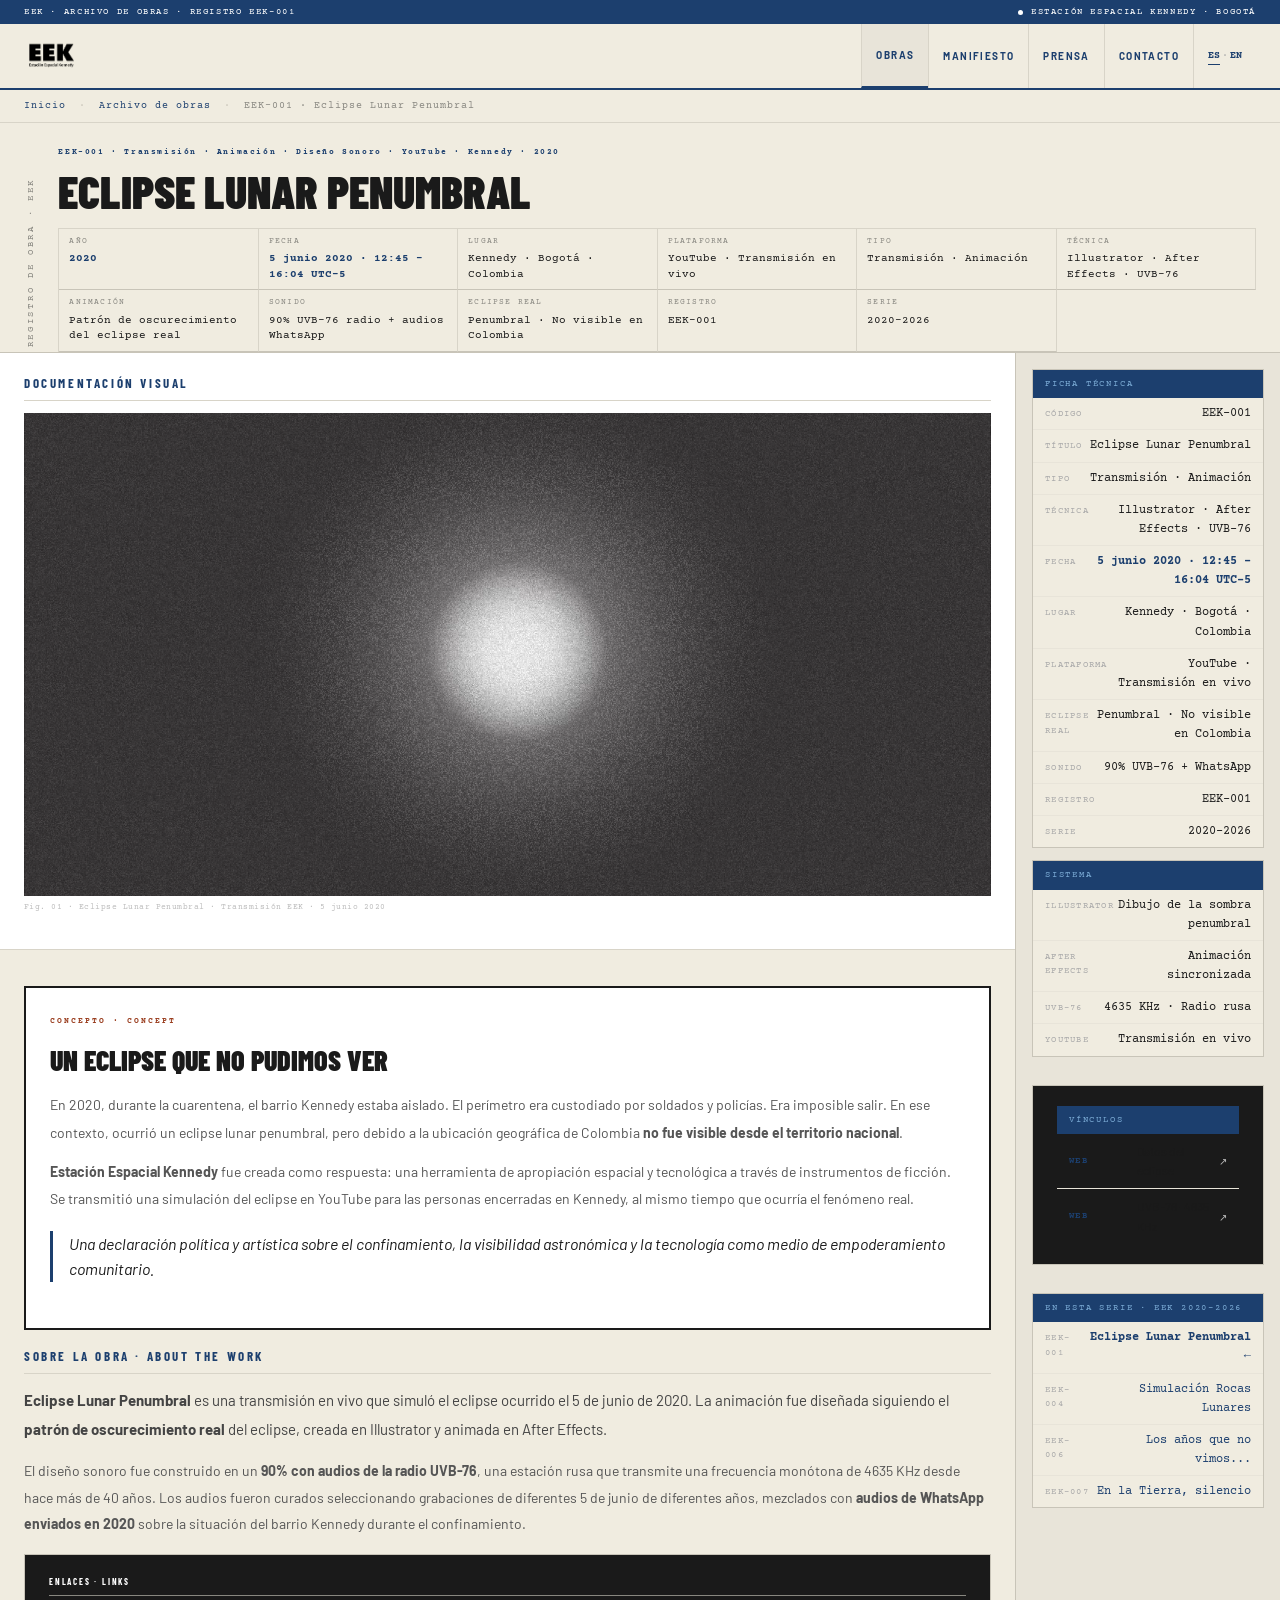
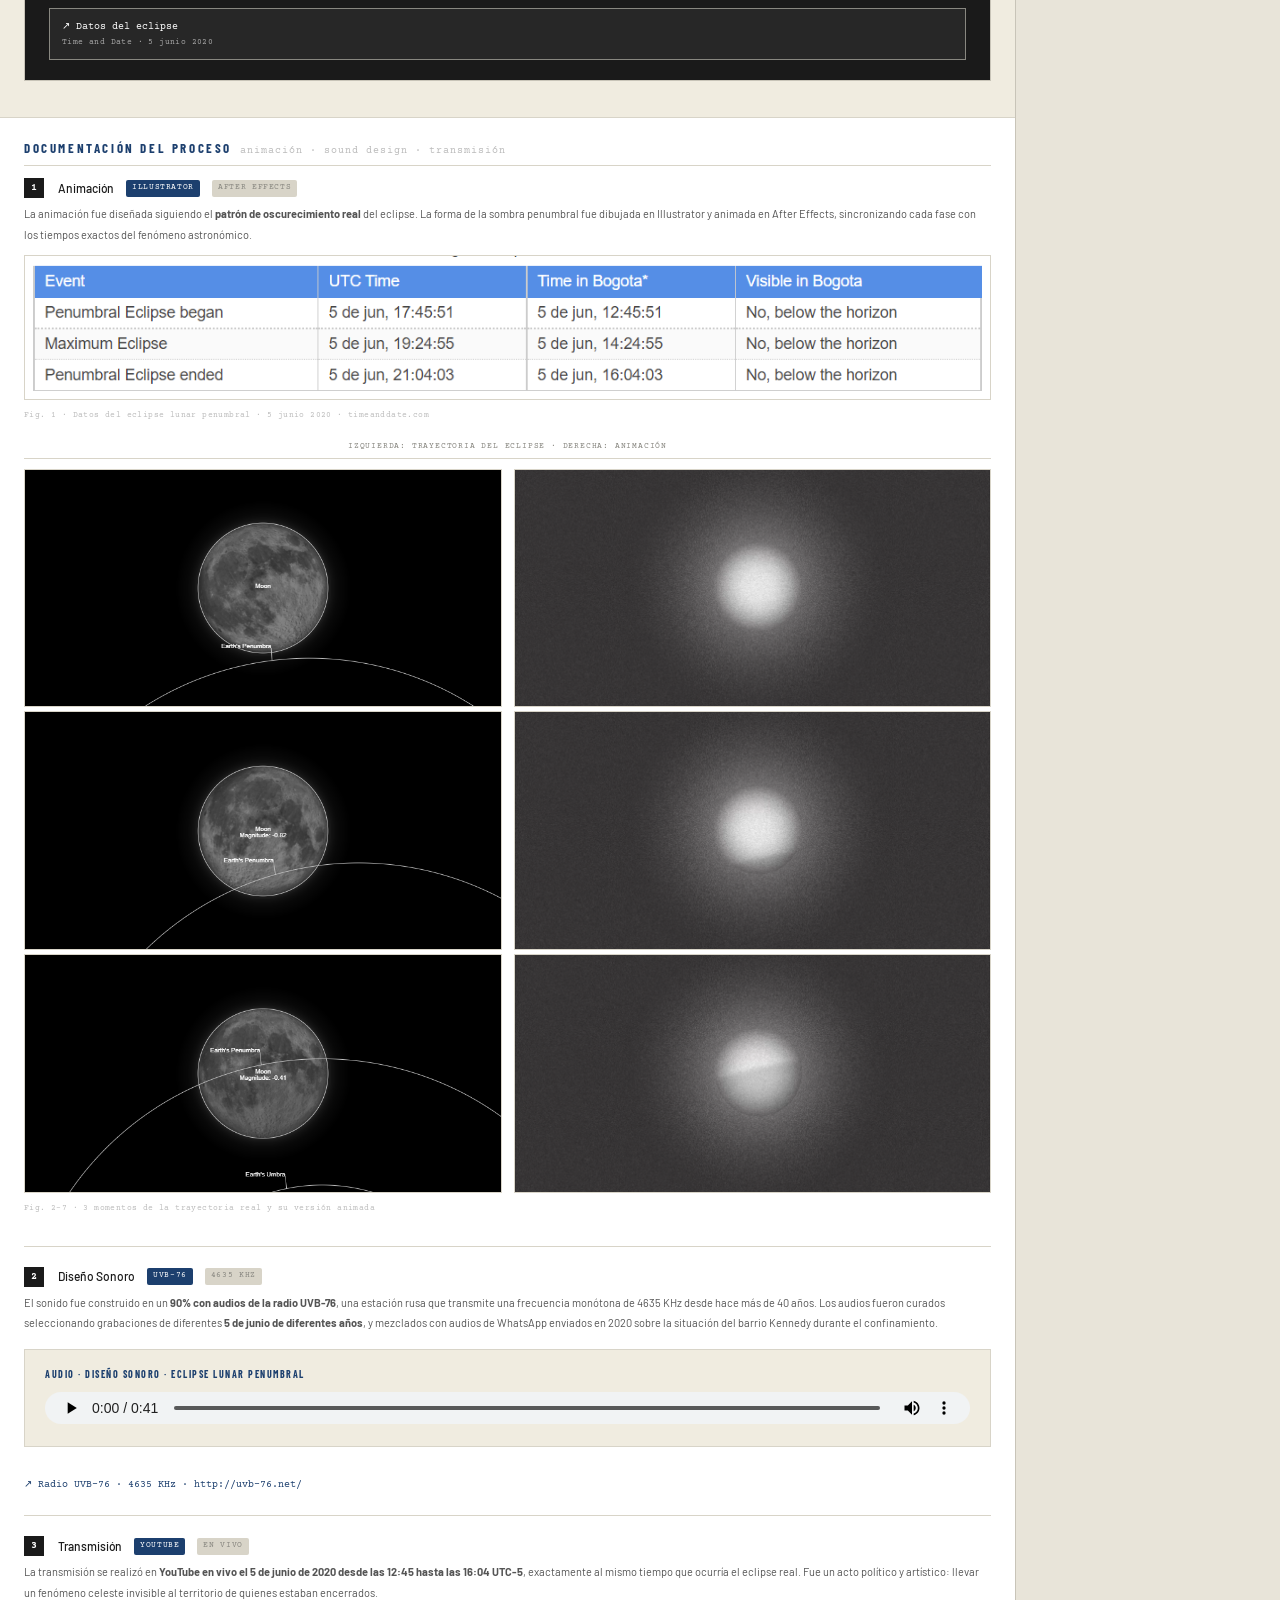
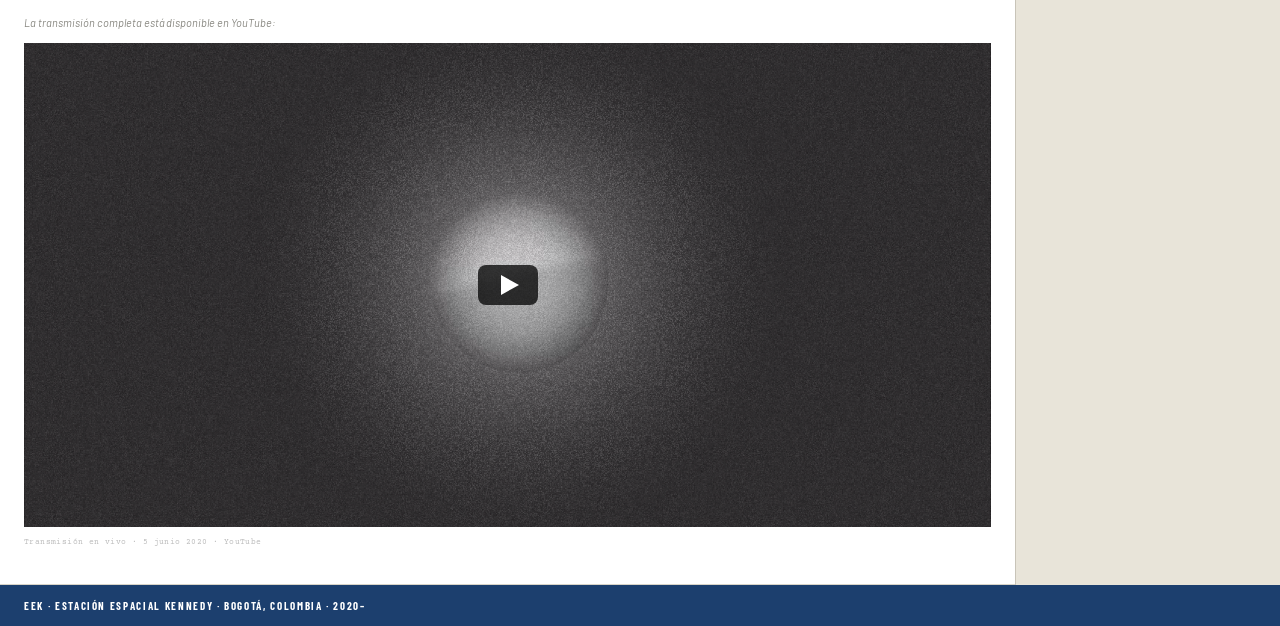
<file: obras/eek-001.html>
<!DOCTYPE html>
<html lang="es">
<head>
  <meta charset="UTF-8">
  <meta name="viewport" content="width=device-width, initial-scale=1.0">
  <title>EEK-001 · Eclipse Lunar Penumbral · Estación Espacial Kennedy</title>
  <meta name="description" content="Eclipse Lunar Penumbral — Transmisión en vivo · Animación · Diseño Sonoro · YouTube · Kennedy Bogotá · 2020 · EEK">
  <link rel="stylesheet" href="../css/eek.css">
  <style>
    .obra-layout { display: grid; grid-template-columns: 1fr 264px; }
    .obra-main { border-right: 1px solid var(--beige-pale); }
    .obra-aside {
      padding: 16px;
      background: var(--beige);
      display: flex;
      flex-direction: column;
      gap: 12px;
    }
    .obra-header {
      background: var(--beige-mid);
      border-bottom: 1px solid var(--beige-pale);
      padding: 24px 24px 0;
      display: grid;
      grid-template-columns: auto 1fr;
      gap: 20px;
    }
    .obra-id-vert {
      writing-mode: vertical-rl;
      transform: rotate(180deg);
      font-family: var(--mono);
      font-size: 9px;
      letter-spacing: 0.3em;
      text-transform: uppercase;
      color: var(--gris);
      padding-top: 4px;
    }
    .obra-num {
      font-family: var(--mono);
      font-size: 8px;
      letter-spacing: 0.2em;
      color: var(--azul);
      margin-bottom: 10px;
      font-weight: 700;
    }
    .obra-title {
      font-family: var(--cond);
      font-size: 46px;
      font-weight: 900;
      line-height: 0.9;
      text-transform: uppercase;
      margin-bottom: 4px;
      color: var(--negro);
    }
    .obra-title-en {
      font-size: 13px;
      color: #888;
      font-style: italic;
      letter-spacing: 0.06em;
    }
    .img-main-wrap {
      width: 100%;
      aspect-ratio: 2/1;
      background: #0a0a12;
      overflow: hidden;
      margin-bottom: 6px;
    }
    .img-main-wrap img {
      width: 100%; height: 100%;
      object-fit: cover;
    }
    .img-thumbs {
      display: grid;
      grid-template-columns: repeat(3, 1fr);
      gap: 4px;
      margin-bottom: 6px;
    }
    .img-thumb {
      aspect-ratio: 2/1;
      background: var(--beige);
      overflow: hidden;
      cursor: pointer;
      border: 1px solid var(--beige-dark);
    }
    .img-thumb img {
      width: 100%; height: 100%;
      object-fit: cover;
      transition: opacity 0.15s;
    }
    .img-thumb:hover img { opacity: 0.85; }

    /* ES-EN Toggle */
    .nav-lang {
      font-family: var(--mono);
      font-size: 10px;
      color: var(--azul);
      font-weight: 700;
      cursor: pointer;
      user-select: none;
    }
    .nav-lang .lang-sep { color: var(--gris-light); font-weight: 400; margin: 0 2px; }
    .nav-lang .lang-active { border-bottom: 1px solid var(--azul); }
    body.lang-es .lang-en,
    body.lang-es .lang-en-block { display: none !important; }
    body.lang-en .lang-es-inline,
    body.lang-en .lang-es-block { display: none !important; }

    .breadcrumb { color: var(--gris) !important; }
    .breadcrumb a { color: var(--azul) !important; }
    .topbar-l, .topbar-r { color: var(--blanco) !important; }
    .topbar-dot { background: var(--blanco) !important; }
    .footer { background: var(--azul); }
    .footer-l { color: var(--blanco); }
    .lang-en { color: #888 !important; }
    .ficha-key { font-size: 8px !important; color: var(--gris) !important; }
    .ficha-val { font-size: 11px !important; }

    /* Photo grids */
    .grid-1x2 { display: grid; grid-template-columns: repeat(2, 1fr); gap: 4px; margin: 10px 0; }
    .grid-2x3 { display: grid; grid-template-columns: repeat(3, 1fr); grid-template-rows: repeat(2, 1fr); gap: 4px; margin: 10px 0; }
    .grid-3x3 { display: grid; grid-template-columns: repeat(3, 1fr); grid-template-rows: repeat(3, 1fr); gap: 4px; margin: 10px 0; }
    /* Bloque animación: 3x2 con separación conceptual */
    .grid-anim-3x2 {
      display: grid;
      grid-template-columns: 1fr 1fr;
      gap: 12px;
      margin: 10px 0;
    }
    .grid-anim-col {
      display: grid;
      grid-template-columns: 1fr;
      grid-template-rows: repeat(3, 1fr);
      gap: 4px;
    }
    .grid-anim-divider {
      font-family: var(--mono);
      font-size: 8px;
      text-transform: uppercase;
      letter-spacing: 0.1em;
      color: var(--gris);
      text-align: center;
      padding: 4px 0;
      border-bottom: 1px solid var(--beige-dark);
      margin-bottom: 4px;
    }
    /* Imagen tabla de datos del eclipse (horizontal) */
    .img-tabla {
      width: 100%;
      margin: 10px 0;
      display: block;
      background: var(--blanco);
      overflow: hidden;
      border: 1px solid var(--beige-dark);
    }
    .img-tabla img {
      width: 100%;
      height: auto;
      object-fit: contain;
      display: block;
    }

    .grid-main { width: 100%; aspect-ratio: 2/1; background: #0a0a12; overflow: hidden; margin: 10px 0 4px; }
    .grid-main img { width: 100%; height: 100%; object-fit: cover; }
    .grid-cell { aspect-ratio: 2/1; background: var(--beige); overflow: hidden; border: 1px solid var(--beige-dark); }
    .grid-cell img { width: 100%; height: 100%; object-fit: cover; transition: opacity 0.15s; }
    .grid-cell:hover img { opacity: 0.85; }
    .grid-caption { font-family: var(--mono); font-size: 8px; color: var(--gris-pale); letter-spacing: 0.05em; margin-bottom: 14px; }

    /* Gallery */
    .gallery-section { margin-top: 20px; padding-top: 20px; border-top: 2px solid var(--negro); }
    .gallery-title { font-family: var(--cond); font-size: 20px; font-weight: 900; text-transform: uppercase; margin-bottom: 12px; color: var(--negro); }

    /* Process */
    .proceso-item { margin-bottom: 20px; padding-bottom: 16px; border-bottom: 1px solid var(--beige-dark); }
    .proceso-item:last-child { border-bottom: none; }
    .pi-tag { font-family: var(--mono); font-size: 8px; letter-spacing: 0.08em; text-transform: uppercase; padding: 2px 6px; margin-left: 6px; }
    .tag-tecnica { background: var(--azul); color: var(--blanco); }
    .tag-herramienta { background: var(--beige-dark); color: var(--gris); }
    .step-num { display: inline-flex; align-items: center; justify-content: center; width: 20px; height: 20px; background: var(--negro); color: var(--blanco); font-family: var(--mono); font-size: 10px; font-weight: 700; margin-right: 8px; }
    .proceso-link { font-family: var(--mono); font-size: 10px; color: var(--azul); text-decoration: none; display: inline-block; margin-top: 8px; padding: 6px 0; }
    .proceso-link:hover { text-decoration: underline; }

    /* Conceptual */
    .conceptual-block { background: var(--blanco); border: 2px solid var(--negro); padding: 28px 24px; margin: 16px 0; position: relative; }
    .conceptual-label { font-family: var(--mono); font-size: 8px; letter-spacing: 0.25em; text-transform: uppercase; color: var(--rojo); font-weight: 700; margin-bottom: 16px; }
    .conceptual-title { font-family: var(--cond); font-size: 28px; font-weight: 900; text-transform: uppercase; line-height: 1.1; margin-bottom: 16px; color: var(--negro); }
    .conceptual-body { font-size: 14px; color: #555; line-height: 1.95; margin-bottom: 12px; }
    .conceptual-quote { font-size: 16px; color: var(--negro); font-style: italic; border-left: 3px solid var(--azul); padding-left: 16px; margin: 18px 0; line-height: 1.6; }

    /* Links */
    .links-block { background: var(--negro); padding: 20px 24px; margin: 16px 0; }
    .links-label { font-family: var(--cond); font-size: 9px; font-weight: 700; letter-spacing: 0.2em; text-transform: uppercase; color: var(--blanco); margin-bottom: 12px; padding-bottom: 6px; border-bottom: 1px solid var(--gris); }
    .links-grid { display: grid; grid-template-columns: repeat(auto-fit, minmax(200px, 1fr)); gap: 8px; }
    .links-grid a { display: block; font-family: var(--mono); font-size: 10px; color: var(--blanco); text-decoration: none; padding: 10px 12px; background: rgba(255,255,255,0.06); border: 1px solid var(--gris); transition: all 0.15s; line-height: 1.5; }
    .links-grid a:hover { background: rgba(255,255,255,0.12); border-color: var(--blanco); }
    .links-grid a .link-sub { font-size: 8px; color: var(--gris-light); letter-spacing: 0.05em; }

    /* Audio player */
    .audio-block { background: var(--beige-mid); border: 1px solid var(--beige-dark); padding: 16px 20px; margin: 16px 0; }
    .audio-label { font-family: var(--cond); font-size: 10px; font-weight: 700; letter-spacing: 0.15em; text-transform: uppercase; color: var(--azul); margin-bottom: 10px; }
    audio { width: 100%; height: 32px; }

    /* Sidebar styles from eek.css */
    .dp-val-blue { color: var(--azul) !important; font-weight: 700; }

    @media (max-width: 700px) {
      .obra-layout { grid-template-columns: 1fr; }
      .obra-aside { border-top: 1px solid var(--beige-pale); }
      .obra-header { grid-template-columns: 1fr; }
      .obra-id-vert { display: none; }
      .links-grid { grid-template-columns: 1fr; }
    }
  </style>
</head>
<body>

<div class="topbar">
  <span class="topbar-l">EEK · <span class="lang-es-inline">Archivo de obras · Registro EEK-001</span><span class="lang-en">Works archive · Record EEK-001</span></span>
  <span class="topbar-r">
    <span class="topbar-dot"></span>
    <span class="lang-es-inline">Estación Espacial Kennedy · Bogotá</span><span class="lang-en">Kennedy Space Station · Bogotá</span>
  </span>
</div>

<nav class="nav">
  <a class="nav-logo" href="../index.html">
    <img class="nav-logo-img" src="../img/logo-eek.png" alt="EEK · Estación Espacial Kennedy" style="height:44px;width:auto;display:block;">
  </a>
  <div class="nav-links">
    <a href="index.html" class="active"><span class="lang-es-inline">Obras</span><span class="lang-en">Works</span></a>
    <a href="../manifiesto.html"><span class="lang-es-inline">Manifiesto</span><span class="lang-en">Manifesto</span></a>
    <a href="../prensa.html"><span class="lang-es-inline">Prensa</span><span class="lang-en">Press</span></a>
    <a href="../contacto.html"><span class="lang-es-inline">Contacto</span><span class="lang-en">Contact</span></a>
    <span class="nav-lang" id="lang-toggle" onclick="toggleLang()">
      <span class="lang-es-label lang-active">ES</span>
      <span class="lang-sep">·</span>
      <span class="lang-en-label">EN</span>
    </span>
  </div>
</nav>

<div class="breadcrumb">
  <a href="../index.html"><span class="lang-es-inline">Inicio</span><span class="lang-en">Home</span></a>
  <span class="breadcrumb-sep">·</span>
  <a href="index.html"><span class="lang-es-inline">Archivo de obras</span><span class="lang-en">Works archive</span></a>
  <span class="breadcrumb-sep">·</span>
  EEK-001 · Eclipse Lunar Penumbral
</div>

<!-- ── Header de la obra ────────────────────────────────── -->
<div class="obra-header">
  <div class="obra-id-vert"><span class="lang-es-inline">Registro de obra · EEK</span><span class="lang-en">Work record · EEK</span></div>
  <div>
    <div class="obra-num">EEK-001 · <span class="lang-es-inline">Transmisión · Animación · Diseño Sonoro · YouTube · Kennedy · 2020</span><span class="lang-en">Streaming · Animation · Sound Design · YouTube · Kennedy · 2020</span></div>
    <h1 class="obra-title">Eclipse Lunar Penumbral</h1>
    <div class="obra-title-en lang-en">Penumbral Lunar Eclipse</div>
    <div class="ficha-strip">
      <div class="ficha-cell"><div class="ficha-key"><span class="lang-es-inline">Año</span><span class="lang-en">Year</span></div><div class="ficha-val ficha-val-blue">2020</div></div>
      <div class="ficha-cell"><div class="ficha-key"><span class="lang-es-inline">Fecha</span><span class="lang-en">Date</span></div><div class="ficha-val dp-val-blue">5 junio 2020 · 12:45 – 16:04 UTC-5</div></div>
      <div class="ficha-cell"><div class="ficha-key"><span class="lang-es-inline">Lugar</span><span class="lang-en">Place</span></div><div class="ficha-val">Kennedy · Bogotá · Colombia</div></div>
      <div class="ficha-cell"><div class="ficha-key"><span class="lang-es-inline">Plataforma</span><span class="lang-en">Platform</span></div><div class="ficha-val">YouTube · Transmisión en vivo</div></div>
      <div class="ficha-cell"><div class="ficha-key"><span class="lang-es-inline">Tipo</span><span class="lang-en">Type</span></div><div class="ficha-val"><span class="lang-es-inline">Transmisión · Animación</span><span class="lang-en">Streaming · Animation</span></div></div>
      <div class="ficha-cell"><div class="ficha-key"><span class="lang-es-inline">Técnica</span><span class="lang-en">Technique</span></div><div class="ficha-val">Illustrator · After Effects · UVB-76</div></div>
      <div class="ficha-cell"><div class="ficha-key"><span class="lang-es-inline">Animación</span><span class="lang-en">Animation</span></div><div class="ficha-val"><span class="lang-es-inline">Patrón de oscurecimiento del eclipse real</span><span class="lang-en">Darkening pattern of the real eclipse</span></div></div>
      <div class="ficha-cell"><div class="ficha-key"><span class="lang-es-inline">Sonido</span><span class="lang-en">Sound</span></div><div class="ficha-val"><span class="lang-es-inline">90% UVB-76 radio + audios WhatsApp</span><span class="lang-en">90% UVB-76 radio + WhatsApp audio</span></div></div>
      <div class="ficha-cell"><div class="ficha-key"><span class="lang-es-inline">Eclipse real</span><span class="lang-en">Real eclipse</span></div><div class="ficha-val">Penumbral · No visible en Colombia</div></div>
      <div class="ficha-cell"><div class="ficha-key"><span class="lang-es-inline">Registro</span><span class="lang-en">Record</span></div><div class="ficha-val">EEK-001</div></div>
      <div class="ficha-cell"><div class="ficha-key"><span class="lang-es-inline">Serie</span><span class="lang-en">Series</span></div><div class="ficha-val">2020–2026</div></div>
    </div>
  </div>
</div>

<!-- ── Cuerpo ───────────────────────────────────────────── -->
<div class="obra-layout">
  <div class="obra-main">

    <!-- Imagen principal -->
    <div class="sec sec-white">
      <div class="sec-label"><span class="lang-es-inline">Documentación visual</span><span class="lang-en">Visual documentation</span></div>
      <div class="img-main-wrap">
        <img src="../img/obras/eek-001.png" alt="Eclipse Lunar Penumbral · Transmisión EEK · 5 junio 2020">
      </div>
      <p style="font-family:var(--mono);font-size:8px;color:var(--gris-pale);letter-spacing:.06em;margin-bottom:14px">
        <span class="lang-es-inline">Fig. 01 · Eclipse Lunar Penumbral · Transmisión EEK · 5 junio 2020</span>
        <span class="lang-en">Fig. 01 · Penumbral Lunar Eclipse · EEK Streaming · June 5 2020</span>
      </p>

    </div>

    <!-- Bloque conceptual + Descripción -->
    <div class="sec sec-cream">

      <!-- Bloque ES -->
      <div class="lang-es-block">
        <div class="conceptual-block">
          <div class="conceptual-label">Concepto · Concept</div>
          <div class="conceptual-title">Un eclipse que no pudimos ver</div>
          <p class="conceptual-body">En 2020, durante la cuarentena, el barrio Kennedy estaba aislado. El perímetro era custodiado por soldados y policías. Era imposible salir. En ese contexto, ocurrió un eclipse lunar penumbral, pero debido a la ubicación geográfica de Colombia <strong>no fue visible desde el territorio nacional</strong>.</p>
          <p class="conceptual-body"><strong>Estación Espacial Kennedy</strong> fue creada como respuesta: una herramienta de apropiación espacial y tecnológica a través de instrumentos de ficción. Se transmitió una simulación del eclipse en YouTube para las personas encerradas en Kennedy, al mismo tiempo que ocurría el fenómeno real.</p>
          <div class="conceptual-quote">Una declaración política y artística sobre el confinamiento, la visibilidad astronómica y la tecnología como medio de empoderamiento comunitario.</div>
        </div>

        <div class="sec-label">Sobre la obra · About the work</div>
        <p style="font-size:15px;color:#444;line-height:1.95;margin-bottom:14px">
          <strong>Eclipse Lunar Penumbral</strong> es una transmisión en vivo que simuló el eclipse ocurrido el 5 de junio de 2020. La animación fue diseñada siguiendo el <strong>patrón de oscurecimiento real</strong> del eclipse, creada en Illustrator y animada en After Effects.
        </p>
        <p style="font-size:14px;color:#555;line-height:1.9;margin-bottom:14px">
          El diseño sonoro fue construido en un <strong>90% con audios de la radio UVB-76</strong>, una estación rusa que transmite una frecuencia monótona de 4635 KHz desde hace más de 40 años. Los audios fueron curados seleccionando grabaciones de diferentes 5 de junio de diferentes años, mezclados con <strong>audios de WhatsApp enviados en 2020</strong> sobre la situación del barrio Kennedy durante el confinamiento.
        </p>

        <!-- Enlace destacado ES -->
        <div class="links-block">
          <div class="links-label">Enlaces · Links</div>
          <div class="links-grid">
            <a href="https://www.timeanddate.com/eclipse/lunar/2020-june-5" target="_blank" rel="noopener">
              ↗ Datos del eclipse<br><span class="link-sub">Time and Date · 5 junio 2020</span>
            </a>
          </div>
        </div>
      </div>

      <!-- Bloque EN -->
      <div class="lang-en-block">
        <div class="conceptual-block">
          <div class="conceptual-label">Concept · Concepto</div>
          <div class="conceptual-title">An eclipse we could not see</div>
          <p class="conceptual-body">In 2020, during the quarantine, the Kennedy neighborhood was isolated. The perimeter was guarded by soldiers and police. It was impossible to leave. In this context, a penumbral lunar eclipse occurred, but due to Colombia's geographic location <strong>it was not visible from the national territory</strong>.</p>
          <p class="conceptual-body"><strong>Kennedy Space Station</strong> was created as a response: a tool for spatial and technological appropriation through fictional instruments. A simulation of the eclipse was streamed on YouTube for the people locked up in Kennedy, at the same time the real phenomenon occurred.</p>
          <div class="conceptual-quote">A political and artistic statement about confinement, astronomical visibility and technology as a means of community empowerment.</div>
        </div>

        <div class="sec-label">About the work · Sobre la obra</div>
        <p style="font-size:15px;color:#444;line-height:1.95;margin-bottom:14px">
          <strong>Penumbral Lunar Eclipse</strong> is a live stream that simulated the eclipse that occurred on June 5, 2020. The animation was designed following the <strong>real darkening pattern</strong> of the eclipse, created in Illustrator and animated in After Effects.
        </p>
        <p style="font-size:14px;color:#555;line-height:1.9;margin-bottom:14px">
          The sound design was built with <strong>90% audio from UVB-76 radio</strong>, a Russian station that transmits a monotonous frequency of 4635 KHz for more than 40 years. The audio was curated by selecting recordings from different June 5ths from different years, mixed with <strong>WhatsApp audios sent in 2020</strong> about the situation of the Kennedy neighborhood during the lockdown.
        </p>

        <!-- Enlace destacado EN -->
        <div class="links-block">
          <div class="links-label">Links · Enlaces</div>
          <div class="links-grid">
            <a href="https://www.timeanddate.com/eclipse/lunar/2020-june-5" target="_blank" rel="noopener">
              ↗ Eclipse data<br><span class="link-sub">Time and Date · June 5 2020</span>
            </a>
          </div>
        </div>
      </div>

    </div>

    <!-- Proceso técnico -->
    <div class="sec sec-white">
      <div class="sec-label">
        <span class="lang-es-inline">Documentación del proceso</span>
        <span class="lang-en">Process documentation</span>
        <span class="sec-label-sub"><span class="lang-es-inline">animación · sound design · transmisión</span><span class="lang-en">animation · sound design · streaming</span></span>
      </div>

      <!-- PASO 1: Animación — Imagen cuadro + bloque 3×2 -->
      <div class="proceso-item">
        <div class="proceso-title">
          <span class="step-num">1</span>
          <span class="lang-es-inline">Animación</span><span class="lang-en">Animation</span>
          <span class="pi-tag tag-tecnica">Illustrator</span>
          <span class="pi-tag tag-herramienta">After Effects</span>
        </div>
        <p class="proceso-body" style="margin-bottom:10px"><span class="lang-es-inline">La animación fue diseñada siguiendo el <strong>patrón de oscurecimiento real</strong> del eclipse. La forma de la sombra penumbral fue dibujada en Illustrator y animada en After Effects, sincronizando cada fase con los tiempos exactos del fenómeno astronómico.</span><span class="lang-en">The animation was designed following the <strong>real darkening pattern</strong> of the eclipse. The penumbral shadow shape was drawn in Illustrator and animated in After Effects, synchronizing each phase with the exact times of the astronomical phenomenon.</span></p>

        <!-- Tabla de datos del eclipse -->
        <div class="img-tabla">
          <img src="../img/obras/eek-001-anim-cuadro.png" alt="Datos del eclipse lunar penumbral 5 junio 2020">
        </div>
        <p class="grid-caption">
          <span class="lang-es-inline">Fig. 1 · Datos del eclipse lunar penumbral · 5 junio 2020 · timeanddate.com</span>
          <span class="lang-en">Fig. 1 · Penumbral lunar eclipse data · June 5 2020 · timeanddate.com</span>
        </p>

        <!-- Bloque 3×2: izq trayectoria / der animación -->
        <div class="grid-anim-divider"><span class="lang-es-inline">Izquierda: Trayectoria del eclipse · Derecha: Animación</span><span class="lang-en">Left: Eclipse trajectory · Right: Animation</span></div>
        <div class="grid-anim-3x2">
          <div class="grid-anim-col">
            <div class="grid-cell"><img src="../img/obras/eek-001-tray-a.png" alt="Trayectoria del eclipse 1"></div>
            <div class="grid-cell"><img src="../img/obras/eek-001-tray-b.png" alt="Trayectoria del eclipse 2"></div>
            <div class="grid-cell"><img src="../img/obras/eek-001-tray-c.png" alt="Trayectoria del eclipse 3"></div>
          </div>
          <div class="grid-anim-col">
            <div class="grid-cell"><img src="../img/obras/eek-001-anim-a.png" alt="Frame de animación 1"></div>
            <div class="grid-cell"><img src="../img/obras/eek-001-anim-b.png" alt="Frame de animación 2"></div>
            <div class="grid-cell"><img src="../img/obras/eek-001-anim-c.png" alt="Frame de animación 3"></div>
          </div>
        </div>
        <p class="grid-caption">
          <span class="lang-es-inline">Fig. 2–7 · 3 momentos de la trayectoria real y su versión animada</span>
          <span class="lang-en">Fig. 2–7 · 3 moments from the real trajectory and their animated version</span>
        </p>
      </div>

      <!-- PASO 2: Sound Design — Audio player + UVB-76 link -->
      <div class="proceso-item">
        <div class="proceso-title">
          <span class="step-num">2</span>
          <span class="lang-es-inline">Diseño Sonoro</span><span class="lang-en">Sound Design</span>
          <span class="pi-tag tag-tecnica">UVB-76</span>
          <span class="pi-tag tag-herramienta">4635 KHz</span>
        </div>
        <p class="proceso-body" style="margin-bottom:10px"><span class="lang-es-inline">El sonido fue construido en un <strong>90% con audios de la radio UVB-76</strong>, una estación rusa que transmite una frecuencia monótona de 4635 KHz desde hace más de 40 años. Los audios fueron curados seleccionando grabaciones de diferentes <strong>5 de junio de diferentes años</strong>, y mezclados con audios de WhatsApp enviados en 2020 sobre la situación del barrio Kennedy durante el confinamiento.</span><span class="lang-en">The sound was built with <strong>90% audio from UVB-76 radio</strong>, a Russian station that transmits a monotonous frequency of 4635 KHz for more than 40 years. The audio was curated by selecting recordings from different <strong>June 5ths from different years</strong>, mixed with WhatsApp audios sent in 2020 about the situation of the Kennedy neighborhood during the lockdown.</span></p>

        <!-- Audio player -->
        <div class="audio-block">
          <div class="audio-label"><span class="lang-es-inline">Audio · Diseño Sonoro · Eclipse Lunar Penumbral</span><span class="lang-en">Audio · Sound Design · Penumbral Lunar Eclipse</span></div>
          <audio controls preload="metadata">
            <source src="../audio/eek-001-sound.mp3" type="audio/mpeg">
            <span class="lang-es-inline">Tu navegador no soporta el reproductor de audio.</span>
            <span class="lang-en">Your browser does not support the audio player.</span>
          </audio>
        </div>

        <!-- Link UVB-76 -->
        <a class="proceso-link" href="http://uvb-76.net/" target="_blank" rel="noopener">
          ↗ <span class="lang-es-inline">Radio UVB-76 · 4635 KHz · http://uvb-76.net/</span><span class="lang-en">UVB-76 Radio · 4635 KHz · http://uvb-76.net/</span>
        </a>
      </div>

      <!-- PASO 3: Transmisión — Solo imagen main -->
      <div class="proceso-item" style="border-bottom:none">
        <div class="proceso-title">
          <span class="step-num">3</span>
          <span class="lang-es-inline">Transmisión</span><span class="lang-en">Streaming</span>
          <span class="pi-tag tag-tecnica">YouTube</span>
          <span class="pi-tag tag-herramienta">En vivo</span>
        </div>
        <p class="proceso-body" style="margin-bottom:10px"><span class="lang-es-inline">La transmisión se realizó en <strong>YouTube en vivo el 5 de junio de 2020 desde las 12:45 hasta las 16:04 UTC-5</strong>, exactamente al mismo tiempo que ocurría el eclipse real. Fue un acto político y artístico: llevar un fenómeno celeste invisible al territorio de quienes estaban encerrados.</span><span class="lang-en">The stream was broadcast on <strong>YouTube Live on June 5, 2020 from 12:45 to 16:04 UTC-5</strong>, exactly at the same time as the real eclipse. It was a political and artistic act: bringing an invisible celestial phenomenon to the territory of those who were locked up.</span></p>
        <p class="proceso-body" style="margin-bottom:10px;font-style:italic;color:var(--gris)">
          <span class="lang-es-inline">La transmisión completa está disponible en YouTube:</span>
          <span class="lang-en">The complete stream is available on YouTube:</span>
        </p>
        <a href="https://www.youtube.com/watch?v=GSQcelgj1ZM" target="_blank" rel="noopener" style="display:block;text-decoration:none;margin:10px 0;">
          <div class="grid-main" style="position:relative;cursor:pointer;">
            <img src="../img/obras/eek-001-proceso-03main.png" alt="Eclipse Lunar Penumbral - Transmisión EEK" style="width:100%;height:100%;object-fit:cover;opacity:0.85;">
            <div style="position:absolute;top:50%;left:50%;transform:translate(-50%,-50%);width:60px;height:40px;background:rgba(0,0,0,0.75);border-radius:8px;display:flex;align-items:center;justify-content:center;">
              <div style="width:0;height:0;border-top:10px solid transparent;border-bottom:10px solid transparent;border-left:18px solid white;margin-left:4px;"></div>
            </div>
          </div>
        </a>
        <p class="grid-caption">
          <span class="lang-es-inline">Transmisión en vivo · 5 junio 2020 · YouTube</span>
          <span class="lang-en">Live stream · June 5 2020 · YouTube</span>
        </p>
      </div>

    </div>



  </div>

  <!-- ── Sidebar ────────────────────────────────────────── -->
  <aside class="obra-aside">

    <div class="data-panel">
      <div class="data-panel-head"><span class="dp-title"><span class="lang-es-inline">Ficha técnica</span><span class="lang-en">Technical sheet</span></span></div>
      <div class="dp-row"><span class="dp-key"><span class="lang-es-inline">Código</span><span class="lang-en">Code</span></span><span class="dp-val">EEK-001</span></div>
      <div class="dp-row"><span class="dp-key"><span class="lang-es-inline">Título</span><span class="lang-en">Title</span></span><span class="dp-val"><span class="lang-es-inline">Eclipse Lunar Penumbral</span><span class="lang-en">Penumbral Lunar Eclipse</span></span></div>
      <div class="dp-row"><span class="dp-key"><span class="lang-es-inline">Tipo</span><span class="lang-en">Type</span></span><span class="dp-val"><span class="lang-es-inline">Transmisión · Animación</span><span class="lang-en">Streaming · Animation</span></span></div>
      <div class="dp-row"><span class="dp-key"><span class="lang-es-inline">Técnica</span><span class="lang-en">Technique</span></span><span class="dp-val">Illustrator · After Effects · UVB-76</span></div>
      <div class="dp-row"><span class="dp-key"><span class="lang-es-inline">Fecha</span><span class="lang-en">Date</span></span><span class="dp-val dp-val-blue">5 junio 2020 · 12:45 – 16:04 UTC-5</span></div>
      <div class="dp-row"><span class="dp-key"><span class="lang-es-inline">Lugar</span><span class="lang-en">Place</span></span><span class="dp-val">Kennedy · Bogotá · Colombia</span></div>
      <div class="dp-row"><span class="dp-key"><span class="lang-es-inline">Plataforma</span><span class="lang-en">Platform</span></span><span class="dp-val">YouTube · Transmisión en vivo</span></div>
      <div class="dp-row"><span class="dp-key"><span class="lang-es-inline">Eclipse real</span><span class="lang-en">Real eclipse</span></span><span class="dp-val">Penumbral · No visible en Colombia</span></div>
      <div class="dp-row"><span class="dp-key"><span class="lang-es-inline">Sonido</span><span class="lang-en">Sound</span></span><span class="dp-val">90% UVB-76 + WhatsApp</span></div>
      <div class="dp-row"><span class="dp-key"><span class="lang-es-inline">Registro</span><span class="lang-en">Record</span></span><span class="dp-val">EEK-001</span></div>
      <div class="dp-row"><span class="dp-key"><span class="lang-es-inline">Serie</span><span class="lang-en">Series</span></span><span class="dp-val">2020–2026</span></div>
    </div>

    <div class="data-panel">
      <div class="data-panel-head"><span class="dp-title"><span class="lang-es-inline">Sistema</span><span class="lang-en">System</span></span></div>
      <div class="dp-row"><span class="dp-key">Illustrator</span><span class="dp-val"><span class="lang-es-inline">Dibujo de la sombra penumbral</span><span class="lang-en">Penumbral shadow drawing</span></span></div>
      <div class="dp-row"><span class="dp-key">After Effects</span><span class="dp-val"><span class="lang-es-inline">Animación sincronizada</span><span class="lang-en">Synchronized animation</span></span></div>
      <div class="dp-row"><span class="dp-key">UVB-76</span><span class="dp-val">4635 KHz · <span class="lang-es-inline">Radio rusa</span><span class="lang-en">Russian radio</span></span></div>
      <div class="dp-row"><span class="dp-key">YouTube</span><span class="dp-val"><span class="lang-es-inline">Transmisión en vivo</span><span class="lang-en">Live streaming</span></span></div>
    </div>

    <div class="links-block">
      <div class="data-panel-head"><span class="dp-title"><span class="lang-es-inline">Vínculos</span><span class="lang-en">Links</span></span></div>
      <a class="link-item" href="https://www.timeanddate.com/eclipse/lunar/2020-june-5" target="_blank" rel="noopener">
        <span class="link-item-type">WEB</span>
        <span class="link-item-label"><span class="lang-es-inline">Datos del eclipse</span><span class="lang-en">Eclipse data</span></span>
        <span class="link-item-arrow">↗</span>
      </a>
      <a class="link-item" href="http://uvb-76.net/" target="_blank" rel="noopener">
        <span class="link-item-type">WEB</span>
        <span class="link-item-label">UVB-76 · 4635 KHz</span>
        <span class="link-item-arrow">↗</span>
      </a>
    </div>

    <div class="data-panel">
      <div class="data-panel-head"><span class="dp-title"><span class="lang-es-inline">En esta serie · EEK 2020–2026</span><span class="lang-en">In this series · EEK 2020–2026</span></span></div>
      <div class="dp-row"><span class="dp-key">EEK-001</span><span class="dp-val dp-val-blue"><span class="lang-es-inline">Eclipse Lunar Penumbral ←</span><span class="lang-en">Penumbral Lunar Eclipse ←</span></span></div>
      <div class="dp-row"><span class="dp-key">EEK-004</span><span class="dp-val"><a href="eek-004.html" style="color:var(--azul);text-decoration:none"><span class="lang-es-inline">Simulación Rocas Lunares</span><span class="lang-en">Lunar Rocks Simulation</span></a></span></div>
      <div class="dp-row"><span class="dp-key">EEK-006</span><span class="dp-val"><a href="eek-006.html" style="color:var(--azul);text-decoration:none"><span class="lang-es-inline">Los años que no vimos...</span><span class="lang-en">The Years We Didn't See...</span></a></span></div>
      <div class="dp-row"><span class="dp-key">EEK-007</span><span class="dp-val"><a href="eek-007.html" style="color:var(--azul);text-decoration:none"><span class="lang-es-inline">En la Tierra, silencio</span><span class="lang-en">On Earth, Silence</span></a></span></div>
    </div>

  </aside>

</div>

<!-- ── Footer ───────────────────────────────────────────── -->
<footer class="footer">
  <span class="footer-l">EEK · <span class="lang-es-inline">Estación Espacial Kennedy · Bogotá, Colombia · 2020–</span><span class="lang-en">Kennedy Space Station · Bogotá, Colombia · 2020–</span></span>
</footer>

<script>
  function toggleLang() {
    const body = document.body;
    const isEs = body.classList.contains('lang-es');
    if (isEs) {
      body.classList.remove('lang-es');
      body.classList.add('lang-en');
      localStorage.setItem('eek-lang', 'en');
    } else {
      body.classList.remove('lang-en');
      body.classList.add('lang-es');
      localStorage.setItem('eek-lang', 'es');
    }
    updateLangLabels();
  }
  function updateLangLabels() {
    const isEs = document.body.classList.contains('lang-es');
    const esLabel = document.querySelector('.lang-es-label');
    const enLabel = document.querySelector('.lang-en-label');
    if (esLabel) esLabel.classList.toggle('lang-active', isEs);
    if (enLabel) enLabel.classList.toggle('lang-active', !isEs);
  }
  const savedLang = localStorage.getItem('eek-lang') || 'es';
  document.body.classList.add('lang-' + savedLang);
  updateLangLabels();
</script>

</body>
</html>
</file>
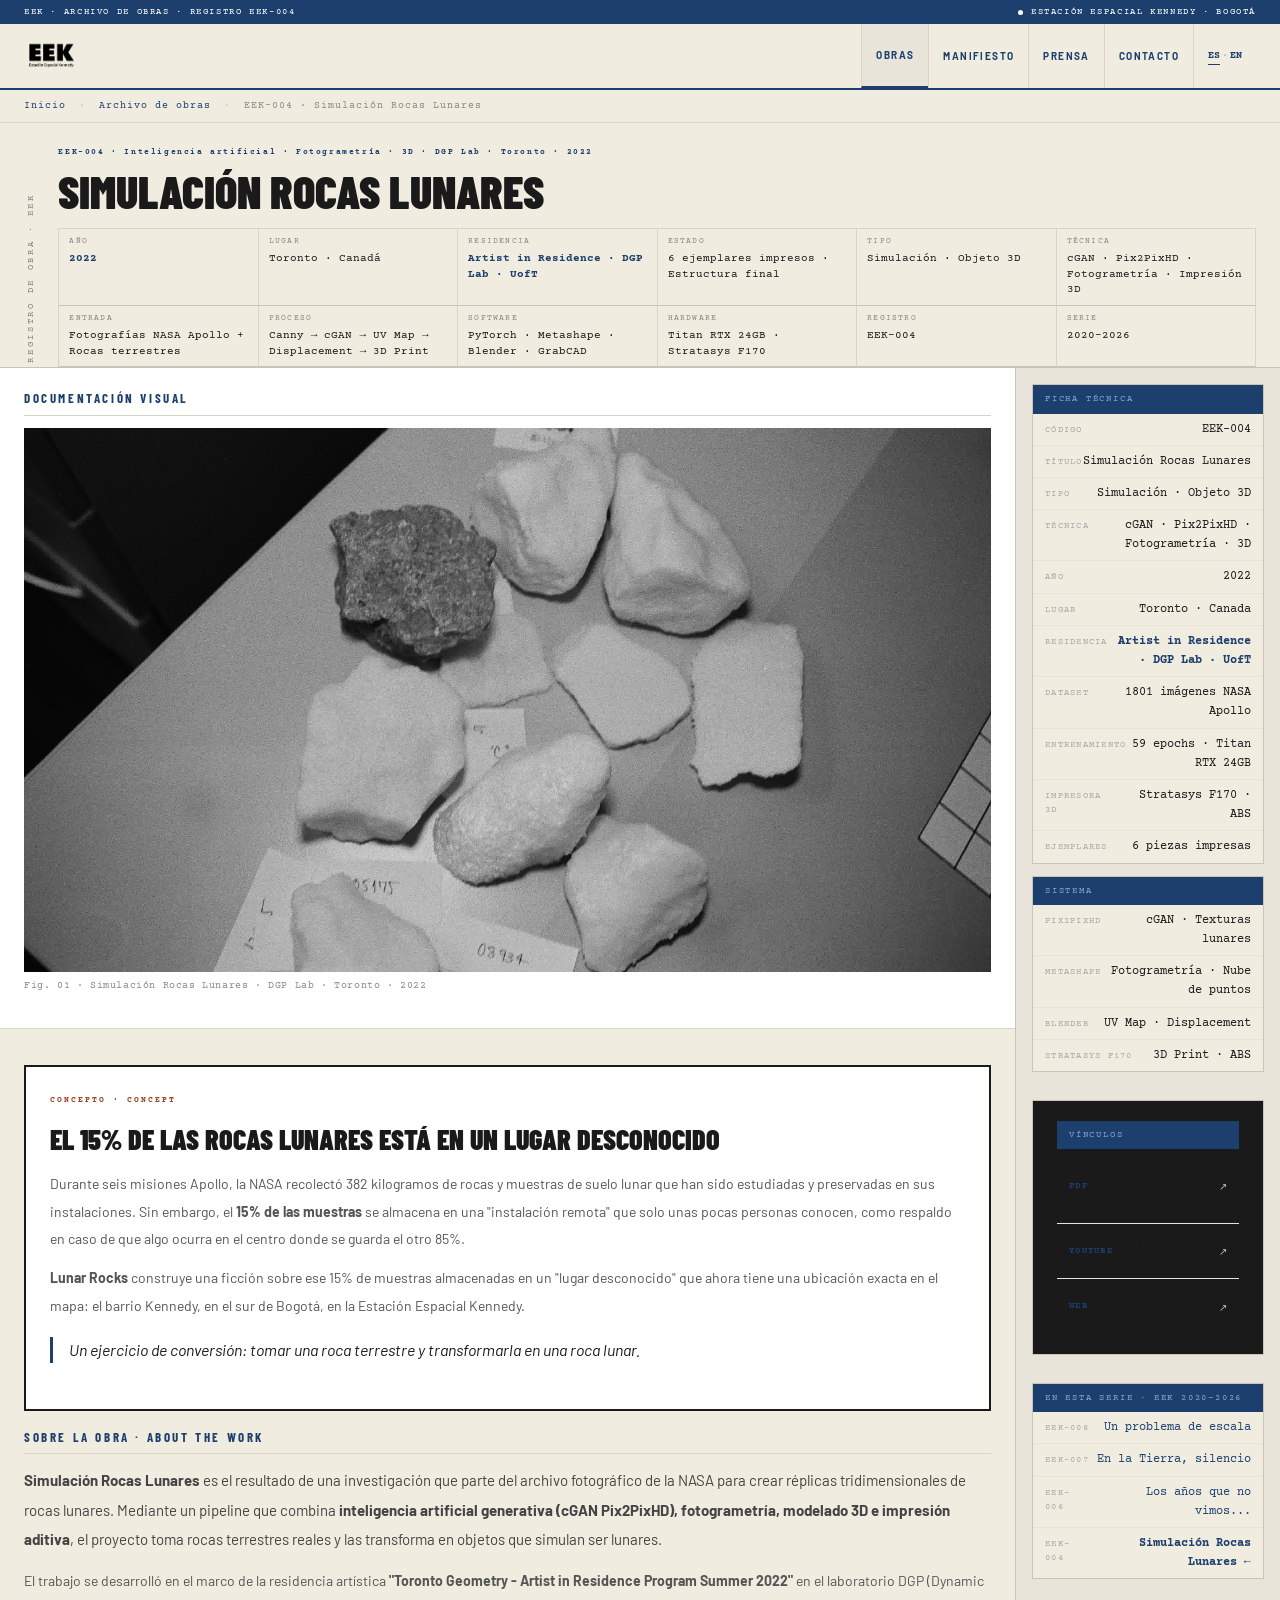
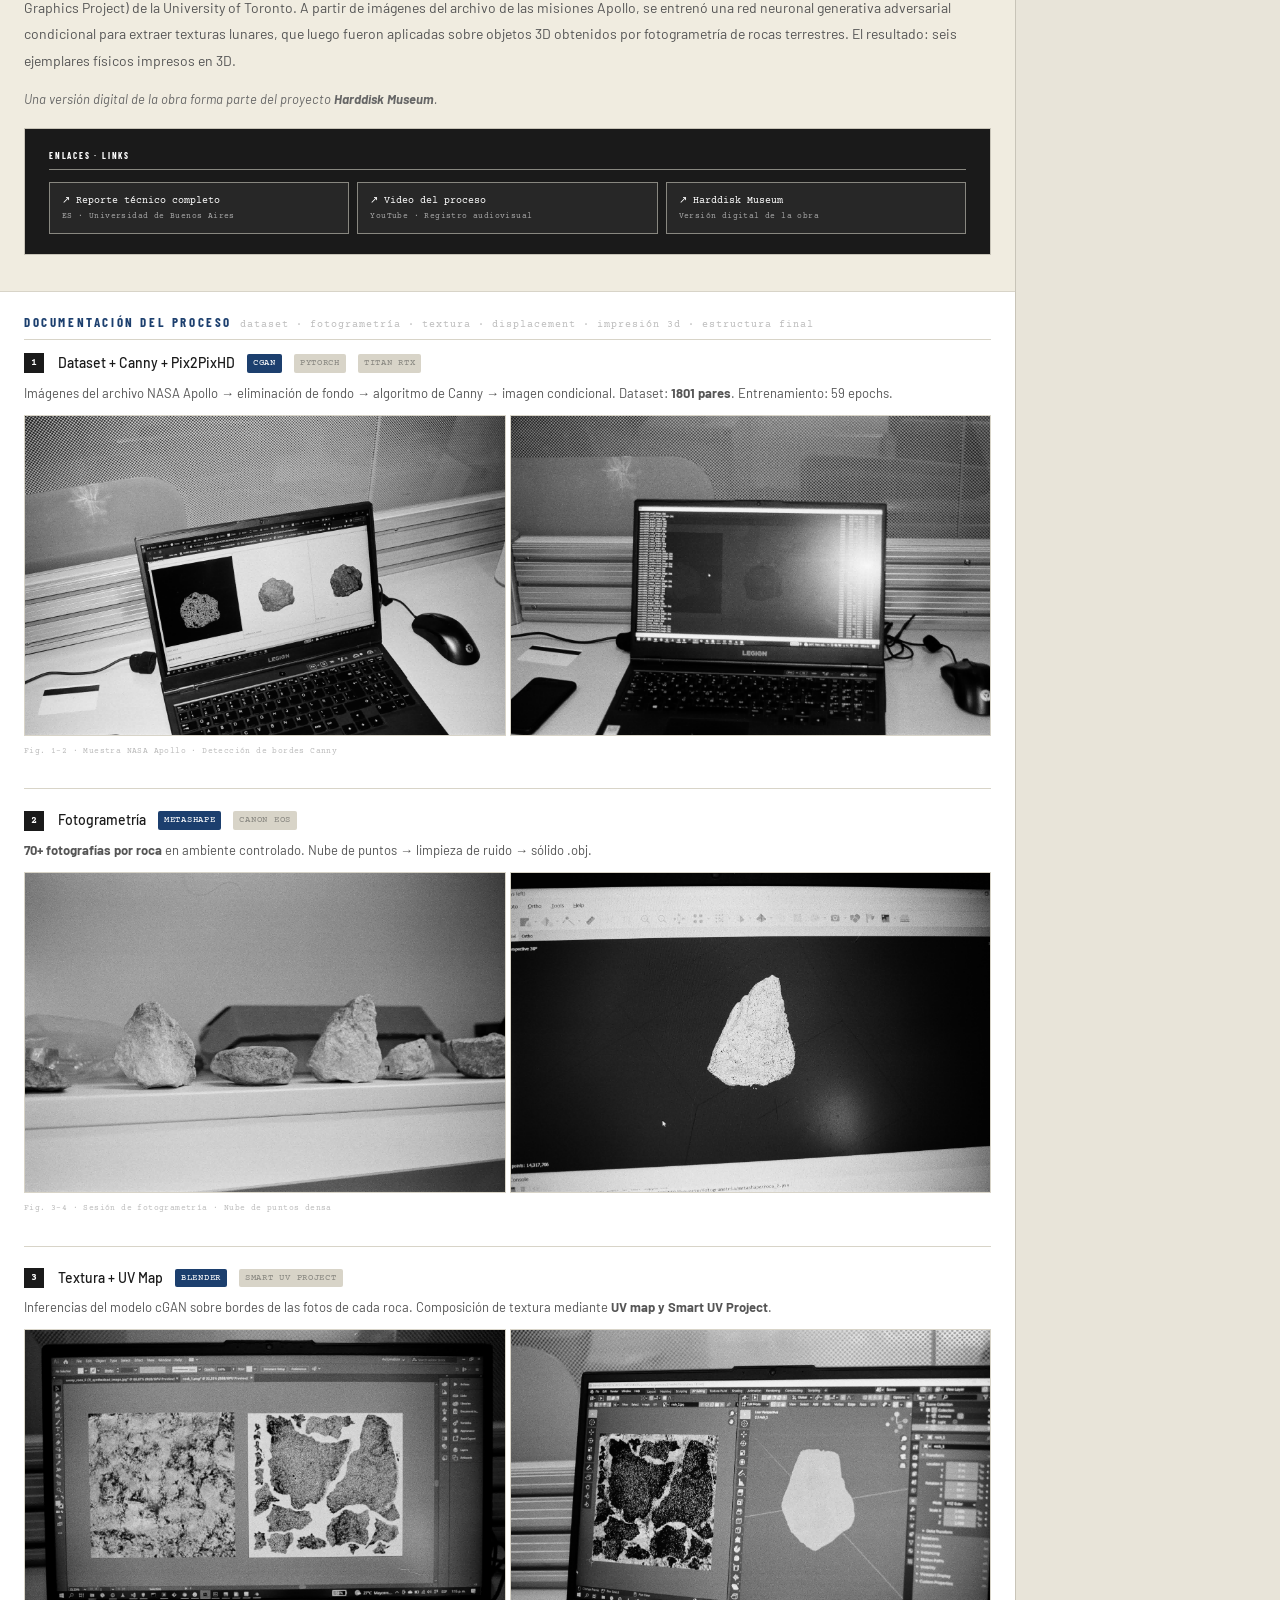
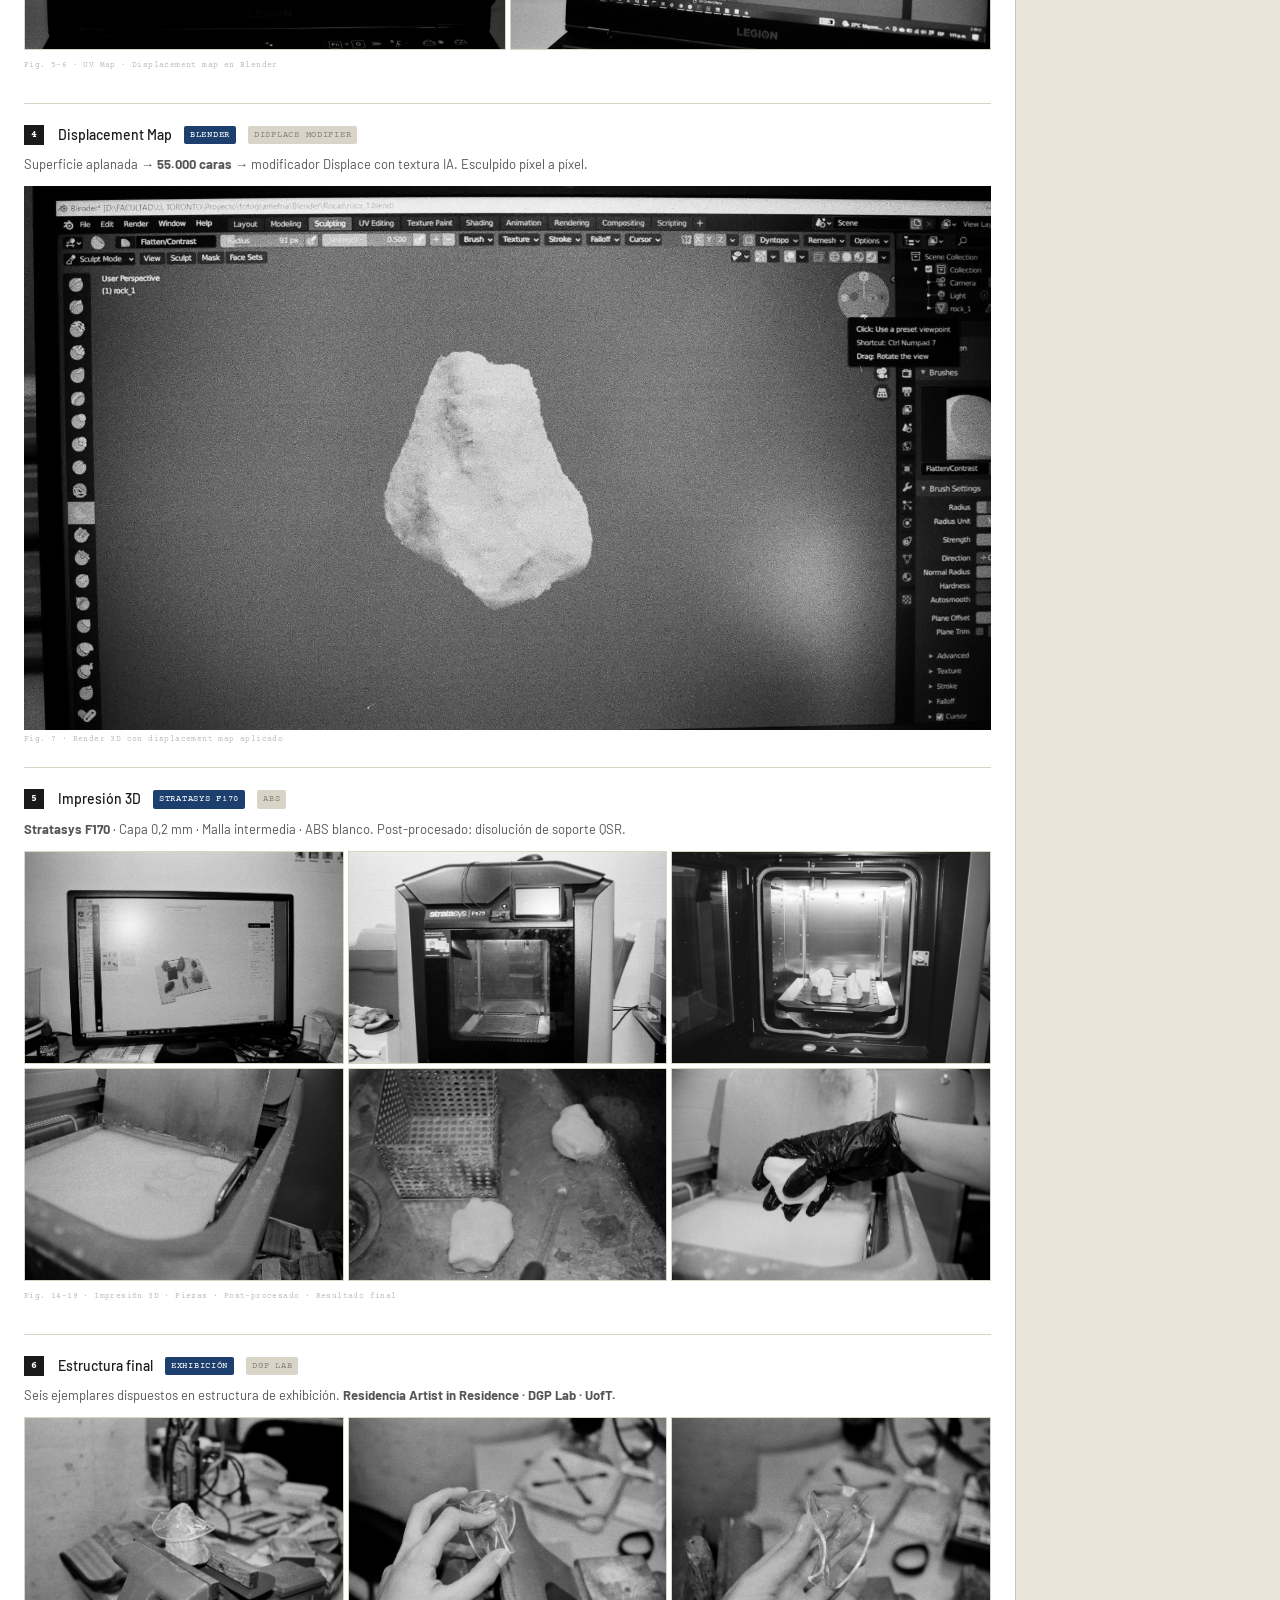
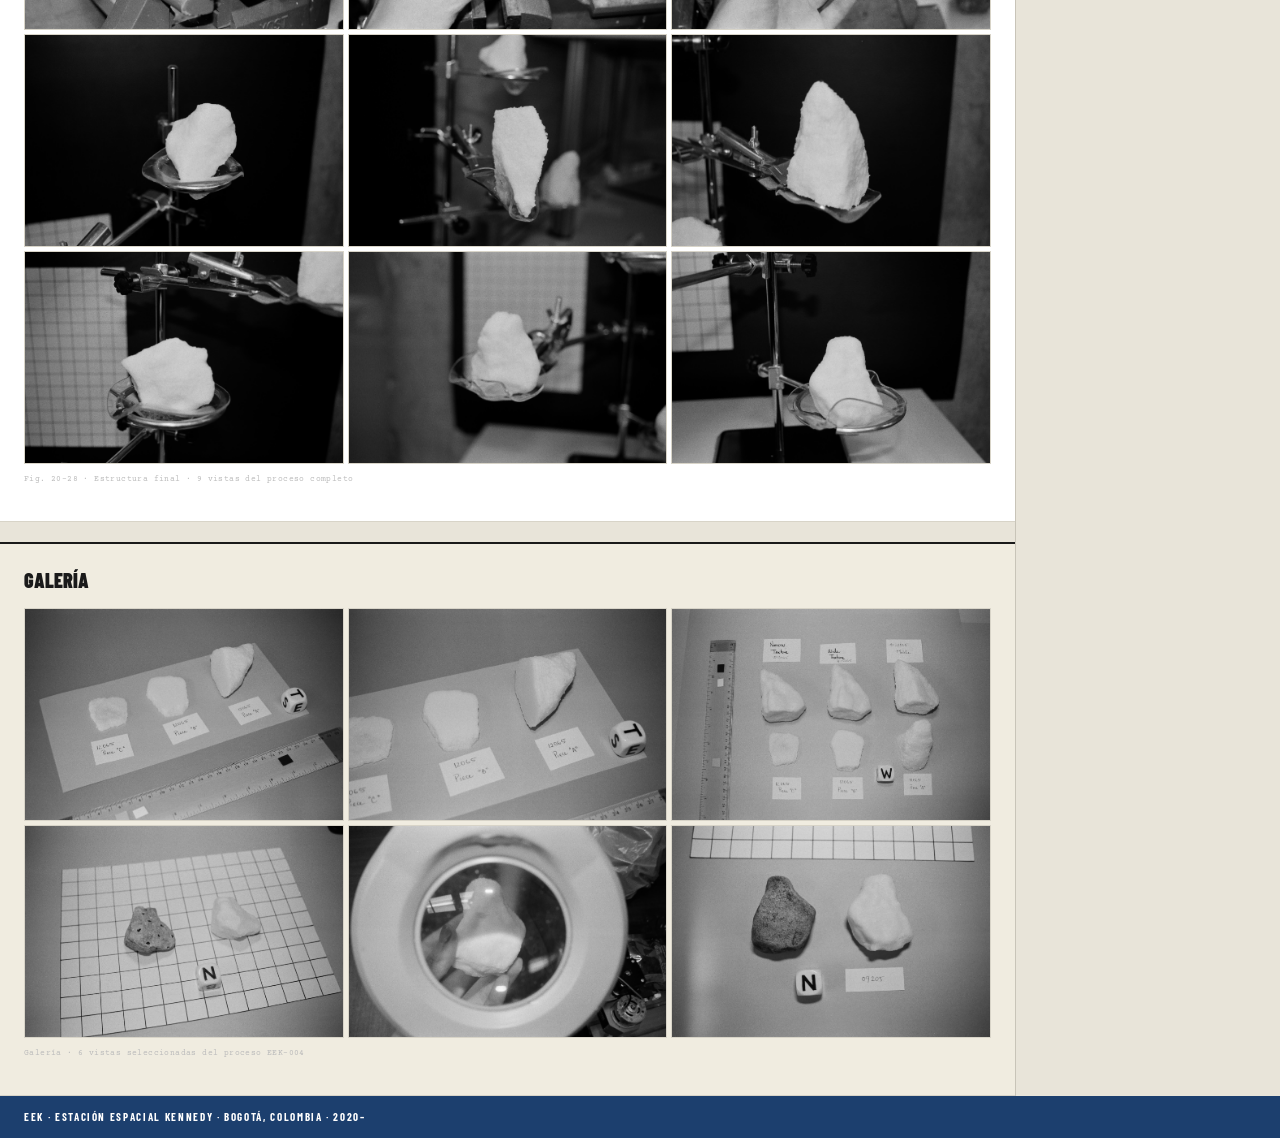
<file: obras/eek-004.html>
<!DOCTYPE html>
<html lang="es">
<head>
  <meta charset="UTF-8">
  <meta name="viewport" content="width=device-width, initial-scale=1.0">
  <title>EEK-004 · Simulación Rocas Lunares · Estación Espacial Kennedy</title>
  <meta name="description" content="Simulación Rocas Lunares — Inteligencia artificial · Fotogrametría · 3D · DGP Lab · Toronto 2022 · EEK">
  <link rel="stylesheet" href="../css/eek.css">
  <style>
    .obra-layout { display: grid; grid-template-columns: 1fr 264px; }
    .obra-main { border-right: 1px solid var(--beige-pale); }
    .obra-aside {
      padding: 16px;
      background: var(--beige);
      display: flex;
      flex-direction: column;
      gap: 12px;
    }
    .obra-header {
      background: var(--beige-mid);
      border-bottom: 1px solid var(--beige-pale);
      padding: 24px 24px 0;
      display: grid;
      grid-template-columns: auto 1fr;
      gap: 20px;
    }
    .obra-id-vert {
      writing-mode: vertical-rl;
      transform: rotate(180deg);
      font-family: var(--mono);
      font-size: 9px;
      letter-spacing: 0.3em;
      text-transform: uppercase;
      color: var(--gris);
      padding-top: 4px;
    }
    .obra-num {
      font-family: var(--mono);
      font-size: 8px;
      letter-spacing: 0.2em;
      color: var(--azul);
      margin-bottom: 10px;
      font-weight: 700;
    }
    .obra-title {
      font-family: var(--cond);
      font-size: 46px;
      font-weight: 900;
      line-height: 0.9;
      text-transform: uppercase;
      margin-bottom: 4px;
      color: var(--negro);
    }
    .obra-title-en {
      font-size: 13px;
      color: #888;
      font-style: italic;
      letter-spacing: 0.06em;
    }
    .img-main-wrap {
      width: 100%;
      aspect-ratio: 16/9;
      background: #0a0a12;
      overflow: hidden;
      margin-bottom: 6px;
    }
    .img-main-wrap img {
      width: 100%; height: 100%;
      object-fit: cover;
    }
    .img-thumbs {
      display: grid;
      grid-template-columns: repeat(3, 1fr);
      gap: 4px;
      margin-bottom: 6px;
    }
    .img-thumb {
      aspect-ratio: 4/3;
      background: var(--beige);
      overflow: hidden;
      cursor: pointer;
      border: 1px solid var(--beige-dark);
    }
    .img-thumb img {
      width: 100%; height: 100%;
      object-fit: cover;
      transition: opacity 0.15s;
    }
    .img-thumb:hover img { opacity: 0.85; }

    /* ES-EN Toggle */
    .nav-lang {
      font-family: var(--mono);
      font-size: 10px;
      color: var(--azul);
      font-weight: 700;
      cursor: pointer;
      user-select: none;
    }
    .nav-lang .lang-sep { color: var(--gris-light); font-weight: 400; margin: 0 2px; }
    .nav-lang .lang-active { border-bottom: 1px solid var(--azul); }
    body.lang-es .lang-en,
    body.lang-es .lang-en-block { display: none !important; }
    body.lang-en .lang-es-inline,
    body.lang-en .lang-es-block { display: none !important; }

    /* Breadcrumb */
    .breadcrumb { color: var(--gris) !important; }
    .breadcrumb a { color: var(--azul) !important; }

    /* Topbar blanco */
    .topbar-l, .topbar-r { color: var(--blanco) !important; }
    .topbar-dot { background: var(--blanco) !important; }

    /* Footer blanco */
    .footer { background: var(--azul); }
    .footer-l { color: var(--blanco); }
    .footer-r { color: var(--blanco); }

    /* Textos en inglés: solo color, sin forzar tamaño de tipografía */
    .lang-en { color: #888 !important; }

    /* Ficha strip */
    .ficha-key { font-size: 8px !important; color: var(--gris) !important; }
    .ficha-val { font-size: 11px !important; }

    /* Captions de fotos */
    .img-main-wrap + p,
    .img-thumbs + p { font-size: 10px !important; color: var(--gris) !important; }

    /* Documentación técnica */
    .proceso-body { font-size: 13px !important; }
    .proceso-title { font-size: 14px !important; }
    .pi-tag { font-size: 9px !important; }

    /* Bloque conceptual */
    .conceptual-block {
      background: var(--blanco);
      border: 2px solid var(--negro);
      padding: 28px 24px;
      margin: 16px 0;
      position: relative;
    }
    .conceptual-label {
      font-family: var(--mono);
      font-size: 8px;
      letter-spacing: 0.25em;
      text-transform: uppercase;
      color: var(--rojo);
      font-weight: 700;
      margin-bottom: 16px;
    }
    .conceptual-title {
      font-family: var(--cond);
      font-size: 28px;
      font-weight: 900;
      text-transform: uppercase;
      line-height: 1.1;
      margin-bottom: 16px;
      color: var(--negro);
    }
    .conceptual-body {
      font-size: 14px;
      color: #555;
      line-height: 1.95;
      margin-bottom: 12px;
    }
    .conceptual-quote {
      font-size: 16px;
      color: var(--negro);
      font-style: italic;
      border-left: 3px solid var(--azul);
      padding-left: 16px;
      margin: 18px 0;
      line-height: 1.6;
    }

    /* Proceso item */
    .proceso-item {
      margin-bottom: 20px;
      padding-bottom: 16px;
      border-bottom: 1px solid var(--beige-dark);
    }
    .proceso-item:last-child { border-bottom: none; }
    .pi-tag {
      font-family: var(--mono);
      font-size: 8px;
      letter-spacing: 0.08em;
      text-transform: uppercase;
      padding: 2px 6px;
      margin-left: 6px;
    }
    .tag-tecnica { background: var(--azul); color: var(--blanco); }
    .tag-herramienta { background: var(--beige-dark); color: var(--gris); }
    .proceso-link {
      font-family: var(--mono);
      font-size: 10px;
      color: var(--azul);
      text-decoration: none;
      display: inline-block;
      margin-top: 8px;
    }
    .proceso-link:hover { text-decoration: underline; }

    /* ── Photo grids ── */
    .grid-1x2 {
      display: grid;
      grid-template-columns: repeat(2, 1fr);
      gap: 4px;
      margin: 10px 0;
    }
    .grid-2x3 {
      display: grid;
      grid-template-columns: repeat(3, 1fr);
      grid-template-rows: repeat(2, 1fr);
      gap: 4px;
      margin: 10px 0;
    }
    .grid-3x3 {
      display: grid;
      grid-template-columns: repeat(3, 1fr);
      grid-template-rows: repeat(3, 1fr);
      gap: 4px;
      margin: 10px 0;
    }
    .grid-main {
      width: 100%;
      aspect-ratio: 16/9;
      background: #0a0a12;
      overflow: hidden;
      margin: 10px 0 4px;
    }
    .grid-main img {
      width: 100%; height: 100%;
      object-fit: cover;
    }
    .grid-1main-2x3 {
      display: grid;
      grid-template-columns: repeat(3, 1fr);
      gap: 4px;
      margin: 4px 0 10px;
    }
    .grid-cell {
      aspect-ratio: 3/2;
      background: var(--beige);
      overflow: hidden;
      border: 1px solid var(--beige-dark);
    }
    .grid-cell img {
      width: 100%; height: 100%;
      object-fit: cover;
      transition: opacity 0.15s;
    }
    .grid-cell:hover img { opacity: 0.85; }
    .grid-cell-placeholder {
      width: 100%; height: 100%;
      display: flex;
      align-items: center;
      justify-content: center;
      font-family: var(--mono);
      font-size: 8px;
      color: var(--gris-pale);
      text-align: center;
      padding: 8px;
    }
    .grid-caption {
      font-family: var(--mono);
      font-size: 8px;
      color: var(--gris-pale);
      letter-spacing: 0.05em;
      margin-bottom: 14px;
    }

    /* ── Gallery ── */
    .gallery-section {
      margin-top: 20px;
      padding-top: 20px;
      border-top: 2px solid var(--negro);
    }
    .gallery-title {
      font-family: var(--cond);
      font-size: 20px;
      font-weight: 900;
      text-transform: uppercase;
      margin-bottom: 12px;
      color: var(--negro);
    }

    /* Step number */
    .step-num {
      display: inline-flex;
      align-items: center;
      justify-content: center;
      width: 20px; height: 20px;
      background: var(--negro);
      color: var(--blanco);
      font-family: var(--mono);
      font-size: 10px;
      font-weight: 700;
      margin-right: 8px;
    }

    /* Sidebar usa estilos del CSS externo eek.css (igual que EEK-007) */
    .dp-val-blue { color: var(--azul) !important; font-weight: 700; }

    /* ── Enlaces destacados ── */
    .links-block {
      background: var(--negro);
      padding: 20px 24px;
      margin: 16px 0;
    }
    .links-label {
      font-family: var(--cond);
      font-size: 9px;
      font-weight: 700;
      letter-spacing: 0.2em;
      text-transform: uppercase;
      color: var(--blanco);
      margin-bottom: 12px;
      padding-bottom: 6px;
      border-bottom: 1px solid var(--gris);
    }
    .links-grid {
      display: grid;
      grid-template-columns: repeat(auto-fit, minmax(200px, 1fr));
      gap: 8px;
    }
    .links-grid a {
      display: block;
      font-family: var(--mono);
      font-size: 10px;
      color: var(--blanco);
      text-decoration: none;
      padding: 10px 12px;
      background: rgba(255,255,255,0.06);
      border: 1px solid var(--gris);
      transition: all 0.15s;
      line-height: 1.5;
    }
    .links-grid a:hover {
      background: rgba(255,255,255,0.12);
      border-color: var(--blanco);
    }
    .links-grid a .link-sub {
      font-size: 8px;
      color: var(--gris-light);
      letter-spacing: 0.05em;
    }

    @media (max-width: 700px) {
      .obra-layout { grid-template-columns: 1fr; }
      .obra-aside { border-top: 1px solid var(--beige-pale); }
      .obra-header { grid-template-columns: 1fr; }
      .obra-id-vert { display: none; }
      .links-grid { grid-template-columns: 1fr; }
    }
  </style>
</head>
<body>

<div class="topbar">
  <span class="topbar-l">EEK · <span class="lang-es-inline">Archivo de obras · Registro EEK-004</span><span class="lang-en">Works archive · Record EEK-004</span></span>
  <span class="topbar-r">
    <span class="topbar-dot"></span>
    <span class="lang-es-inline">Estación Espacial Kennedy · Bogotá</span><span class="lang-en">Kennedy Space Station · Bogotá</span>
  </span>
</div>

<nav class="nav">
  <a class="nav-logo" href="../index.html">
    <img class="nav-logo-img" src="../img/logo-eek.png" alt="EEK · Estación Espacial Kennedy" style="height:44px;width:auto;display:block;">
  </a>
  <div class="nav-links">
    <a href="index.html" class="active"><span class="lang-es-inline">Obras</span><span class="lang-en">Works</span></a>
    <a href="../manifiesto.html"><span class="lang-es-inline">Manifiesto</span><span class="lang-en">Manifesto</span></a>
    <a href="../prensa.html"><span class="lang-es-inline">Prensa</span><span class="lang-en">Press</span></a>
    <a href="../contacto.html"><span class="lang-es-inline">Contacto</span><span class="lang-en">Contact</span></a>
    <span class="nav-lang" id="lang-toggle" onclick="toggleLang()">
      <span class="lang-es-label lang-active">ES</span>
      <span class="lang-sep">·</span>
      <span class="lang-en-label">EN</span>
    </span>
  </div>
</nav>

<div class="breadcrumb">
  <a href="../index.html"><span class="lang-es-inline">Inicio</span><span class="lang-en">Home</span></a>
  <span class="breadcrumb-sep">·</span>
  <a href="index.html"><span class="lang-es-inline">Archivo de obras</span><span class="lang-en">Works archive</span></a>
  <span class="breadcrumb-sep">·</span>
  EEK-004 · Simulación Rocas Lunares
</div>

<!-- ── Header de la obra ────────────────────────────────── -->
<div class="obra-header">
  <div class="obra-id-vert"><span class="lang-es-inline">Registro de obra · EEK</span><span class="lang-en">Work record · EEK</span></div>
  <div>
    <div class="obra-num">EEK-004 · <span class="lang-es-inline">Inteligencia artificial · Fotogrametría · 3D · DGP Lab · Toronto · 2022</span><span class="lang-en">Artificial Intelligence · Photogrammetry · 3D · DGP Lab · Toronto · 2022</span></div>
    <h1 class="obra-title">Simulación Rocas Lunares</h1>
    <div class="obra-title-en lang-en">Lunar Rocks Simulation</div>
    <div class="ficha-strip">
      <div class="ficha-cell"><div class="ficha-key"><span class="lang-es-inline">Año</span><span class="lang-en">Year</span></div><div class="ficha-val ficha-val-blue">2022</div></div>
      <div class="ficha-cell"><div class="ficha-key"><span class="lang-es-inline">Lugar</span><span class="lang-en">Place</span></div><div class="ficha-val">Toronto · Canadá</div></div>
      <div class="ficha-cell"><div class="ficha-key"><span class="lang-es-inline">Residencia</span><span class="lang-en">Residency</span></div><div class="ficha-val dp-val-blue">Artist in Residence · DGP Lab · UofT</div></div>
      <div class="ficha-cell"><div class="ficha-key"><span class="lang-es-inline">Estado</span><span class="lang-en">Status</span></div><div class="ficha-val"><span class="lang-es-inline">6 ejemplares impresos · Estructura final</span><span class="lang-en">6 printed specimens · Final structure</span></div></div>
      <div class="ficha-cell"><div class="ficha-key"><span class="lang-es-inline">Tipo</span><span class="lang-en">Type</span></div><div class="ficha-val"><span class="lang-es-inline">Simulación · Objeto 3D</span><span class="lang-en">Simulation · 3D Object</span></div></div>
      <div class="ficha-cell"><div class="ficha-key"><span class="lang-es-inline">Técnica</span><span class="lang-en">Technique</span></div><div class="ficha-val"><span class="lang-es-inline">cGAN · Pix2PixHD · Fotogrametría · Impresión 3D</span><span class="lang-en">cGAN · Pix2PixHD · Photogrammetry · 3D Printing</span></div></div>
      <div class="ficha-cell"><div class="ficha-key"><span class="lang-es-inline">Entrada</span><span class="lang-en">Input</span></div><div class="ficha-val"><span class="lang-es-inline">Fotografías NASA Apollo + Rocas terrestres</span><span class="lang-en">NASA Apollo photographs + Terrestrial rocks</span></div></div>
      <div class="ficha-cell"><div class="ficha-key"><span class="lang-es-inline">Proceso</span><span class="lang-en">Process</span></div><div class="ficha-val">Canny → cGAN → UV Map → Displacement → 3D Print</div></div>
      <div class="ficha-cell"><div class="ficha-key"><span class="lang-es-inline">Software</span><span class="lang-en">Software</span></div><div class="ficha-val">PyTorch · Metashape · Blender · GrabCAD</div></div>
      <div class="ficha-cell"><div class="ficha-key"><span class="lang-es-inline">Hardware</span><span class="lang-en">Hardware</span></div><div class="ficha-val">Titan RTX 24GB · Stratasys F170</div></div>
      <div class="ficha-cell"><div class="ficha-key"><span class="lang-es-inline">Registro</span><span class="lang-en">Record</span></div><div class="ficha-val">EEK-004</div></div>
      <div class="ficha-cell"><div class="ficha-key"><span class="lang-es-inline">Serie</span><span class="lang-en">Series</span></div><div class="ficha-val">2020–2026</div></div>
    </div>
  </div>
</div>

<!-- ── Cuerpo ───────────────────────────────────────────── -->
<div class="obra-layout">
  <div class="obra-main">

    <!-- Imagen principal -->
    <div class="sec sec-white">
      <div class="sec-label"><span class="lang-es-inline">Documentación visual</span><span class="lang-en">Visual documentation</span></div>
      <div class="img-main-wrap">
        <img src="../img/obras/eek-004.jpg" alt="Simulación Rocas Lunares · Lunar Rocks Simulation · Toronto 2022">
      </div>
      <p style="font-family:var(--mono);font-size:8px;color:var(--gris-pale);letter-spacing:.06em;margin-bottom:14px">
        <span class="lang-es-inline">Fig. 01 · Simulación Rocas Lunares · DGP Lab · Toronto · 2022</span>
        <span class="lang-en">Fig. 01 · Lunar Rocks Simulation · DGP Lab · Toronto · 2022</span>
      </p>
      <!-- Thumbnails adicionales se agregarán cuando estén disponibles -->
    </div>

    <!-- Bloque conceptual + Descripción -->
    <div class="sec sec-cream">

      <!-- Bloque ES -->
      <div class="lang-es-block">
        <div class="conceptual-block">
          <div class="conceptual-label">Concepto · Concept</div>
          <div class="conceptual-title">El 15% de las rocas lunares está en un lugar desconocido</div>
          <p class="conceptual-body">Durante seis misiones Apollo, la NASA recolectó 382 kilogramos de rocas y muestras de suelo lunar que han sido estudiadas y preservadas en sus instalaciones. Sin embargo, el <strong>15% de las muestras</strong> se almacena en una "instalación remota" que solo unas pocas personas conocen, como respaldo en caso de que algo ocurra en el centro donde se guarda el otro 85%.</p>
          <p class="conceptual-body"><strong>Lunar Rocks</strong> construye una ficción sobre ese 15% de muestras almacenadas en un "lugar desconocido" que ahora tiene una ubicación exacta en el mapa: el barrio Kennedy, en el sur de Bogotá, en la Estación Espacial Kennedy.</p>
          <div class="conceptual-quote">Un ejercicio de conversión: tomar una roca terrestre y transformarla en una roca lunar.</div>
        </div>

        <div class="sec-label">Sobre la obra · About the work</div>
        <p style="font-size:15px;color:#444;line-height:1.95;margin-bottom:14px">
          <strong>Simulación Rocas Lunares</strong> es el resultado de una investigación que parte del archivo fotográfico de la NASA para crear réplicas tridimensionales de rocas lunares. Mediante un pipeline que combina <strong>inteligencia artificial generativa (cGAN Pix2PixHD), fotogrametría, modelado 3D e impresión aditiva</strong>, el proyecto toma rocas terrestres reales y las transforma en objetos que simulan ser lunares.
        </p>
        <p style="font-size:14px;color:#555;line-height:1.9;margin-bottom:14px">
          El trabajo se desarrolló en el marco de la residencia artística <strong>"Toronto Geometry - Artist in Residence Program Summer 2022"</strong> en el laboratorio DGP (Dynamic Graphics Project) de la University of Toronto. A partir de imágenes del archivo de las misiones Apollo, se entrenó una red neuronal generativa adversarial condicional para extraer texturas lunares, que luego fueron aplicadas sobre objetos 3D obtenidos por fotogrametría de rocas terrestres. El resultado: seis ejemplares físicos impresos en 3D.
        </p>
        <p style="font-size:13px;color:#666;line-height:1.8;margin-bottom:14px;font-style:italic">
          Una versión digital de la obra forma parte del proyecto <strong>Harddisk Museum</strong>.
        </p>

        <!-- Enlaces destacados ES -->
        <div class="links-block">
          <div class="links-label">Enlaces · Links</div>
          <div class="links-grid">
            <a href="https://bit.ly/technical_report_rocks" target="_blank" rel="noopener">
              ↗ Reporte técnico completo<br><span class="link-sub">ES · Universidad de Buenos Aires</span>
            </a>
            <a href="https://www.youtube.com/watch?v=x3tnrYXZFIs" target="_blank" rel="noopener">
              ↗ Video del proceso<br><span class="link-sub">YouTube · Registro audiovisual</span>
            </a>
            <a href="https://harddiskmuseum.com/portfolio/ana-guzma" target="_blank" rel="noopener">
              ↗ Harddisk Museum<br><span class="link-sub">Versión digital de la obra</span>
            </a>
          </div>
        </div>
      </div>

      <!-- Bloque EN -->
      <div class="lang-en-block">
        <div class="conceptual-block">
          <div class="conceptual-label">Concept · Concepto</div>
          <div class="conceptual-title">15% of lunar rocks are stored in an unknown location</div>
          <p class="conceptual-body">During six Apollo missions, NASA collected 382 kilograms of lunar rock and soil samples that have been studied and preserved at NASA facilities. However, <strong>15% of the samples</strong> are stored in a "remote facility" that only a few people know about, as a backup in case something happens at the center where the other 85% is stored.</p>
          <p class="conceptual-body"><strong>Lunar Rocks</strong> builds a fiction about that 15% of samples stored in an "unknown" place that now has an exact location on the map: the Kennedy neighborhood, in southern Bogotá, at the Kennedy Space Station.</p>
          <div class="conceptual-quote">An exercise in conversion: taking a terrestrial rock and turning it into a lunar rock.</div>
        </div>

        <div class="sec-label">About the work · Sobre la obra</div>
        <p style="font-size:15px;color:#444;line-height:1.95;margin-bottom:14px">
          <strong>Lunar Rocks Simulation</strong> is the result of a research project that uses NASA's photographic archive to create three-dimensional replicas of lunar rocks. Through a pipeline combining <strong>generative artificial intelligence (cGAN Pix2PixHD), photogrammetry, 3D modeling and additive printing</strong>, the project takes real terrestrial rocks and transforms them into objects that simulate being lunar.
        </p>
        <p style="font-size:14px;color:#555;line-height:1.9;margin-bottom:14px">
          The work was developed within the <strong>"Toronto Geometry - Artist in Residence Program Summer 2022"</strong> at the DGP lab (Dynamic Graphics Project) at the University of Toronto. Using images from the Apollo missions archive, a conditional generative adversarial neural network was trained to extract lunar textures, which were then applied to 3D objects obtained by photogrammetry of terrestrial rocks. The result: six physical 3D-printed specimens.
        </p>
        <p style="font-size:13px;color:#666;line-height:1.8;margin-bottom:14px;font-style:italic">
          A digital version of the work is part of the <strong>Harddisk Museum</strong> project.
        </p>

        <!-- Enlaces destacados EN -->
        <div class="links-block">
          <div class="links-label">Links · Enlaces</div>
          <div class="links-grid">
            <a href="https://bit.ly/technical_report_rocks" target="_blank" rel="noopener">
              ↗ Full technical report<br><span class="link-sub">ES · Universidad de Buenos Aires</span>
            </a>
            <a href="https://www.youtube.com/watch?v=x3tnrYXZFIs" target="_blank" rel="noopener">
              ↗ Process video<br><span class="link-sub">YouTube · Audiovisual record</span>
            </a>
            <a href="https://harddiskmuseum.com/portfolio/ana-guzma" target="_blank" rel="noopener">
              ↗ Harddisk Museum<br><span class="link-sub">Digital version of the work</span>
            </a>
          </div>
        </div>
      </div>

    </div>

    <!-- Proceso técnico con grillas de fotos -->
    <div class="sec sec-white">
      <div class="sec-label">
        <span class="lang-es-inline">Documentación del proceso</span>
        <span class="lang-en">Process documentation</span>
        <span class="sec-label-sub"><span class="lang-es-inline">dataset · fotogrametría · textura · displacement · impresión 3d · estructura final</span><span class="lang-en">dataset · photogrammetry · texture · displacement · 3d printing · final structure</span></span>
      </div>

      <!-- ═══════════════════════════════════════════════════════════════ -->
      <!-- PASO 1: Dataset + Canny + Pix2PixHD — Grilla 1×2 -->
      <!-- ═══════════════════════════════════════════════════════════════ -->
      <div class="proceso-item">
        <div class="proceso-title">
          <span class="step-num">1</span>
          Dataset + Canny + Pix2PixHD
          <span class="pi-tag tag-tecnica">cGAN</span>
          <span class="pi-tag tag-herramienta">PyTorch</span>
          <span class="pi-tag tag-herramienta">Titan RTX</span>
        </div>
        <p class="proceso-body" style="margin-bottom:10px"><span class="lang-es-inline">Imágenes del archivo NASA Apollo → eliminación de fondo → algoritmo de Canny → imagen condicional. Dataset: <strong>1801 pares</strong>. Entrenamiento: 59 epochs.</span><span class="lang-en">Images from NASA Apollo archive → background removal → Canny algorithm → conditional image. Dataset: <strong>1801 pairs</strong>. Training: 59 epochs.</span></p>
        <div class="grid-1x2">
          <div class="grid-cell"><img src="../img/obras/eek-004-proceso-01a.jpg" alt="NASA Apollo lunar rock sample"></div>
          <div class="grid-cell"><img src="../img/obras/eek-004-proceso-01b.jpg" alt="Canny edge detection"></div>
        </div>
        <p class="grid-caption">
          <span class="lang-es-inline">Fig. 1–2 · Muestra NASA Apollo · Detección de bordes Canny</span>
          <span class="lang-en">Fig. 1–2 · NASA Apollo sample · Canny edge detection</span>
        </p>
      </div>

      <!-- ═══════════════════════════════════════════════════════════════ -->
      <!-- PASO 2: Fotogrametría — Grilla 1×2 -->
      <!-- ═══════════════════════════════════════════════════════════════ -->
      <div class="proceso-item">
        <div class="proceso-title">
          <span class="step-num">2</span>
          <span class="lang-es-inline">Fotogrametría</span><span class="lang-en">Photogrammetry</span>
          <span class="pi-tag tag-tecnica">Metashape</span>
          <span class="pi-tag tag-herramienta">Canon EOS</span>
        </div>
        <p class="proceso-body" style="margin-bottom:10px"><span class="lang-es-inline"><strong>70+ fotografías por roca</strong> en ambiente controlado. Nube de puntos → limpieza de ruido → sólido .obj.</span><span class="lang-en"><strong>70+ photographs per rock</strong> in controlled environment. Point cloud → noise cleaning → .obj solid.</span></p>
        <div class="grid-1x2">
          <div class="grid-cell"><img src="../img/obras/eek-004-proceso-02a.jpg" alt="Photogrammetry session"></div>
          <div class="grid-cell"><img src="../img/obras/eek-004-proceso-02b.jpg" alt="Dense point cloud"></div>
        </div>
        <p class="grid-caption">
          <span class="lang-es-inline">Fig. 3–4 · Sesión de fotogrametría · Nube de puntos densa</span>
          <span class="lang-en">Fig. 3–4 · Photogrammetry session · Dense point cloud</span>
        </p>
      </div>

      <!-- ═══════════════════════════════════════════════════════════════ -->
      <!-- PASO 3: Textura + UV Map — Grilla 1×2 -->
      <!-- ═══════════════════════════════════════════════════════════════ -->
      <div class="proceso-item">
        <div class="proceso-title">
          <span class="step-num">3</span>
          <span class="lang-es-inline">Textura + UV Map</span><span class="lang-en">Texture + UV Map</span>
          <span class="pi-tag tag-tecnica">Blender</span>
          <span class="pi-tag tag-herramienta">Smart UV Project</span>
        </div>
        <p class="proceso-body" style="margin-bottom:10px"><span class="lang-es-inline">Inferencias del modelo cGAN sobre bordes de las fotos de cada roca. Composición de textura mediante <strong>UV map y Smart UV Project</strong>.</span><span class="lang-en">cGAN model inferences on edges of each rock's photos. Texture composition via <strong>UV map and Smart UV Project</strong>.</span></p>
        <div class="grid-1x2">
          <div class="grid-cell"><img src="../img/obras/eek-004-proceso-03a.jpg" alt="UV map visualization"></div>
          <div class="grid-cell"><img src="../img/obras/eek-004-proceso-03b.jpg" alt="Displacement map in Blender"></div>
        </div>
        <p class="grid-caption">
          <span class="lang-es-inline">Fig. 5–6 · UV Map · Displacement map en Blender</span>
          <span class="lang-en">Fig. 5–6 · UV Map · Displacement map in Blender</span>
        </p>
      </div>

      <!-- ═══════════════════════════════════════════════════════════════ -->
      <!-- PASO 4: Displacement Map — 1 main + grilla 2×3 -->
      <!-- ═══════════════════════════════════════════════════════════════ -->
      <div class="proceso-item">
        <div class="proceso-title">
          <span class="step-num">4</span>
          Displacement Map
          <span class="pi-tag tag-tecnica">Blender</span>
          <span class="pi-tag tag-herramienta">Displace Modifier</span>
        </div>
        <p class="proceso-body" style="margin-bottom:10px"><span class="lang-es-inline">Superficie aplanada → <strong>55.000 caras</strong> → modificador Displace con textura IA. Esculpido píxel a píxel.</span><span class="lang-en">Flattened surface → <strong>55,000 faces</strong> → Displace modifier with AI texture. Pixel-by-pixel sculpting.</span></p>
        <div class="grid-main">
          <img src="../img/obras/eek-004-proceso-04main.jpg" alt="3D render with displacement map">
        </div>
        <p class="grid-caption" style="margin-bottom:4px">
          <span class="lang-es-inline">Fig. 7 · Render 3D con displacement map aplicado</span>
          <span class="lang-en">Fig. 7 · 3D render with displacement map applied</span>
        </p>

      </div>

      <!-- ═══════════════════════════════════════════════════════════════ -->
      <!-- PASO 5: Impresión 3D — Grilla 2×3 -->
      <!-- ═══════════════════════════════════════════════════════════════ -->
      <div class="proceso-item">
        <div class="proceso-title">
          <span class="step-num">5</span>
          <span class="lang-es-inline">Impresión 3D</span><span class="lang-en">3D Printing</span>
          <span class="pi-tag tag-tecnica">Stratasys F170</span>
          <span class="pi-tag tag-herramienta">ABS</span>
        </div>
        <p class="proceso-body" style="margin-bottom:10px"><span class="lang-es-inline"><strong>Stratasys F170</strong> · Capa 0,2 mm · Malla intermedia · ABS blanco. Post-procesado: disolución de soporte QSR.</span><span class="lang-en"><strong>Stratasys F170</strong> · 0.2 mm layer · Intermediate mesh · White ABS. Post-processing: QSR support dissolution.</span></p>
        <div class="grid-2x3">
          <div class="grid-cell"><img src="../img/obras/eek-004-proceso-05a.jpg" alt="3D printer in action"></div>
          <div class="grid-cell"><img src="../img/obras/eek-004-proceso-05b.jpg" alt="Printed specimens"></div>
          <div class="grid-cell"><img src="../img/obras/eek-004-proceso-05c.jpg" alt="Piezas en bandeja de impresora"></div>
          <div class="grid-cell"><img src="../img/obras/eek-004-proceso-05d.jpg" alt="Extracción del soporte soluble"></div>
          <div class="grid-cell"><img src="../img/obras/eek-004-proceso-05e.jpg" alt="Enjuague final"></div>
          <div class="grid-cell"><img src="../img/obras/eek-004-proceso-05f.jpg" alt="Ejemplares terminados"></div>
        </div>
        <p class="grid-caption">
          <span class="lang-es-inline">Fig. 14–19 · Impresión 3D · Piezas · Post-procesado · Resultado final</span>
          <span class="lang-en">Fig. 14–19 · 3D Printing · Pieces · Post-processing · Final result</span>
        </p>
      </div>

      <!-- ═══════════════════════════════════════════════════════════════ -->
      <!-- PASO 6: Estructura final — Grilla 3×3 + vertical -->
      <!-- ═══════════════════════════════════════════════════════════════ -->
      <div class="proceso-item" style="border-bottom:none">
        <div class="proceso-title">
          <span class="step-num">6</span>
          <span class="lang-es-inline">Estructura final</span><span class="lang-en">Final Structure</span>
          <span class="pi-tag tag-tecnica">Exhibición</span>
          <span class="pi-tag tag-herramienta">DGP Lab</span>
        </div>
        <p class="proceso-body" style="margin-bottom:10px"><span class="lang-es-inline">Seis ejemplares dispuestos en estructura de exhibición. <strong>Residencia Artist in Residence · DGP Lab · UofT.</strong></span><span class="lang-en">Six specimens arranged in exhibition structure. <strong>Artist in Residence · DGP Lab · UofT.</strong></span></p>
        <div class="grid-3x3">
          <div class="grid-cell"><img src="../img/obras/eek-004-proceso-06a.jpg" alt="All six specimens"></div>
          <div class="grid-cell"><img src="../img/obras/eek-004-proceso-06b.jpg" alt="3D render"></div>
          <div class="grid-cell"><img src="../img/obras/eek-004-proceso-06c.jpg" alt="3D printing process"></div>
          <div class="grid-cell"><img src="../img/obras/eek-004-proceso-06d.jpg" alt="Photogrammetry"></div>
          <div class="grid-cell"><img src="../img/obras/eek-004-proceso-06e.jpg" alt="NASA source"></div>
          <div class="grid-cell"><img src="../img/obras/eek-004-proceso-06f.jpg" alt="Edge detection"></div>
          <div class="grid-cell"><img src="../img/obras/eek-004-proceso-06g.jpg" alt="UV mapping"></div>
          <div class="grid-cell"><img src="../img/obras/eek-004-proceso-06h.jpg" alt="Displacement"></div>
          <div class="grid-cell"><img src="../img/obras/eek-004-proceso-06i.jpg" alt="Exhibition"></div>
        </div>
        <p class="grid-caption">
          <span class="lang-es-inline">Fig. 20–28 · Estructura final · 9 vistas del proceso completo</span>
          <span class="lang-en">Fig. 20–28 · Final structure · 9 views of the complete process</span>
        </p>

      </div>

    </div>

    <!-- ═══════════════════════════════════════════════════════════════ -->
    <!-- GALERÍA 2×3 -->
    <!-- ═══════════════════════════════════════════════════════════════ -->
    <div class="sec sec-cream gallery-section">
      <div class="gallery-title">
        <span class="lang-es-inline">Galería</span><span class="lang-en">Gallery</span>
      </div>
      <div class="grid-2x3">
        <div class="grid-cell"><img src="../img/obras/eek-004-proceso-07a.jpg" alt="Lunar Rocks Simulation main"></div>
        <div class="grid-cell"><img src="../img/obras/eek-004-proceso-07b.jpg" alt="3D render"></div>
        <div class="grid-cell"><img src="../img/obras/eek-004-proceso-07c.jpg" alt="Six specimens"></div>
        <div class="grid-cell"><img src="../img/obras/eek-004-proceso-07d.jpg" alt="3D printer"></div>
        <div class="grid-cell"><img src="../img/obras/eek-004-proceso-07e.jpg" alt="Exhibition"></div>
        <div class="grid-cell"><img src="../img/obras/eek-004-proceso-07f.jpg" alt="Photogrammetry"></div>
      </div>
      <p class="grid-caption">
        <span class="lang-es-inline">Galería · 6 vistas seleccionadas del proceso EEK-004</span>
        <span class="lang-en">Gallery · 6 selected views from EEK-004 process</span>
      </p>
    </div>

  </div>

  <!-- ── Sidebar ────────────────────────────────────────── -->
  <aside class="obra-aside">

    <div class="data-panel">
      <div class="data-panel-head"><span class="dp-title"><span class="lang-es-inline">Ficha técnica</span><span class="lang-en">Technical sheet</span></span></div>
      <div class="dp-row"><span class="dp-key"><span class="lang-es-inline">Código</span><span class="lang-en">Code</span></span><span class="dp-val">EEK-004</span></div>
      <div class="dp-row"><span class="dp-key"><span class="lang-es-inline">Título</span><span class="lang-en">Title</span></span><span class="dp-val"><span class="lang-es-inline">Simulación Rocas Lunares</span><span class="lang-en">Lunar Rocks Simulation</span></span></div>
      <div class="dp-row"><span class="dp-key"><span class="lang-es-inline">Tipo</span><span class="lang-en">Type</span></span><span class="dp-val"><span class="lang-es-inline">Simulación · Objeto 3D</span><span class="lang-en">Simulation · 3D Object</span></span></div>
      <div class="dp-row"><span class="dp-key"><span class="lang-es-inline">Técnica</span><span class="lang-en">Technique</span></span><span class="dp-val">cGAN · Pix2PixHD · <span class="lang-es-inline">Fotogrametría</span><span class="lang-en">Photogrammetry</span> · 3D</span></div>
      <div class="dp-row"><span class="dp-key"><span class="lang-es-inline">Año</span><span class="lang-en">Year</span></span><span class="dp-val">2022</span></div>
      <div class="dp-row"><span class="dp-key"><span class="lang-es-inline">Lugar</span><span class="lang-en">Place</span></span><span class="dp-val">Toronto · Canada</span></div>
      <div class="dp-row"><span class="dp-key"><span class="lang-es-inline">Residencia</span><span class="lang-en">Residency</span></span><span class="dp-val dp-val-blue">Artist in Residence · DGP Lab · UofT</span></div>
      <div class="dp-row"><span class="dp-key"><span class="lang-es-inline">Dataset</span><span class="lang-en">Dataset</span></span><span class="dp-val">1801 <span class="lang-es-inline">imágenes NASA Apollo</span><span class="lang-en">NASA Apollo images</span></span></div>
      <div class="dp-row"><span class="dp-key"><span class="lang-es-inline">Entrenamiento</span><span class="lang-en">Training</span></span><span class="dp-val">59 epochs · Titan RTX 24GB</span></div>
      <div class="dp-row"><span class="dp-key"><span class="lang-es-inline">Impresora 3D</span><span class="lang-en">3D Printer</span></span><span class="dp-val">Stratasys F170 · ABS</span></div>
      <div class="dp-row"><span class="dp-key"><span class="lang-es-inline">Ejemplares</span><span class="lang-en">Specimens</span></span><span class="dp-val">6 <span class="lang-es-inline">piezas impresas</span><span class="lang-en">printed pieces</span></span></div>
    </div>

    <div class="data-panel">
      <div class="data-panel-head"><span class="dp-title"><span class="lang-es-inline">Sistema</span><span class="lang-en">System</span></span></div>
      <div class="dp-row"><span class="dp-key">Pix2PixHD</span><span class="dp-val">cGAN · <span class="lang-es-inline">Texturas lunares</span><span class="lang-en">Lunar textures</span></span></div>
      <div class="dp-row"><span class="dp-key">Metashape</span><span class="dp-val"><span class="lang-es-inline">Fotogrametría · Nube de puntos</span><span class="lang-en">Photogrammetry · Point cloud</span></span></div>
      <div class="dp-row"><span class="dp-key">Blender</span><span class="dp-val">UV Map · Displacement</span></div>
      <div class="dp-row"><span class="dp-key">Stratasys F170</span><span class="dp-val">3D Print · ABS</span></div>
    </div>

    <div class="links-block">
      <div class="data-panel-head"><span class="dp-title"><span class="lang-es-inline">Vínculos</span><span class="lang-en">Links</span></span></div>
      <a class="link-item" href="https://bit.ly/technical_report_rocks" target="_blank" rel="noopener">
        <span class="link-item-type">PDF</span>
        <span class="link-item-label"><span class="lang-es-inline">Reporte técnico completo</span><span class="lang-en">Full technical report</span></span>
        <span class="link-item-arrow">↗</span>
      </a>
      <a class="link-item" href="https://www.youtube.com/watch?v=x3tnrYXZFIs" target="_blank" rel="noopener">
        <span class="link-item-type">YOUTUBE</span>
        <span class="link-item-label"><span class="lang-es-inline">Video del proceso</span><span class="lang-en">Process video</span></span>
        <span class="link-item-arrow">↗</span>
      </a>
      <a class="link-item" href="https://harddiskmuseum.com/portfolio/ana-guzma" target="_blank" rel="noopener">
        <span class="link-item-type">WEB</span>
        <span class="link-item-label">Harddisk Museum</span>
        <span class="link-item-arrow">↗</span>
      </a>
    </div>

    <div class="data-panel">
      <div class="data-panel-head"><span class="dp-title"><span class="lang-es-inline">En esta serie · EEK 2020–2026</span><span class="lang-en">In this series · EEK 2020–2026</span></span></div>
      <div class="dp-row"><span class="dp-key">EEK-008</span><span class="dp-val"><a href="eek-008.html" style="color:var(--azul);text-decoration:none"><span class="lang-es-inline">Un problema de escala</span><span class="lang-en">A Problem of Scale</span></a></span></div>
      <div class="dp-row"><span class="dp-key">EEK-007</span><span class="dp-val"><a href="eek-007.html" style="color:var(--azul);text-decoration:none"><span class="lang-es-inline">En la Tierra, silencio</span><span class="lang-en">On Earth, Silence</span></a></span></div>
      <div class="dp-row"><span class="dp-key">EEK-006</span><span class="dp-val"><a href="eek-006.html" style="color:var(--azul);text-decoration:none"><span class="lang-es-inline">Los años que no vimos...</span><span class="lang-en">The Years We Didn't See...</span></a></span></div>
      <div class="dp-row"><span class="dp-key">EEK-004</span><span class="dp-val dp-val-blue"><span class="lang-es-inline">Simulación Rocas Lunares ←</span><span class="lang-en">Lunar Rocks Simulation ←</span></span></div>
    </div>

  </aside>

</div>

<!-- ── Footer ───────────────────────────────────────────── -->
<footer class="footer">
  <span class="footer-l">EEK · <span class="lang-es-inline">Estación Espacial Kennedy · Bogotá, Colombia · 2020–</span><span class="lang-en">Kennedy Space Station · Bogotá, Colombia · 2020–</span></span>
</footer>

<script>
  // ── Toggle ES / EN ──
  function toggleLang() {
    const body = document.body;
    const isEs = body.classList.contains('lang-es');
    if (isEs) {
      body.classList.remove('lang-es');
      body.classList.add('lang-en');
      localStorage.setItem('eek-lang', 'en');
    } else {
      body.classList.remove('lang-en');
      body.classList.add('lang-es');
      localStorage.setItem('eek-lang', 'es');
    }
    updateLangLabels();
  }
  function updateLangLabels() {
    const isEs = document.body.classList.contains('lang-es');
    const esLabel = document.querySelector('.lang-es-label');
    const enLabel = document.querySelector('.lang-en-label');
    if (esLabel) esLabel.classList.toggle('lang-active', isEs);
    if (enLabel) enLabel.classList.toggle('lang-active', !isEs);
  }
  const savedLang = localStorage.getItem('eek-lang') || 'es';
  document.body.classList.add('lang-' + savedLang);
  updateLangLabels();
</script>

</body>
</html>
</file>
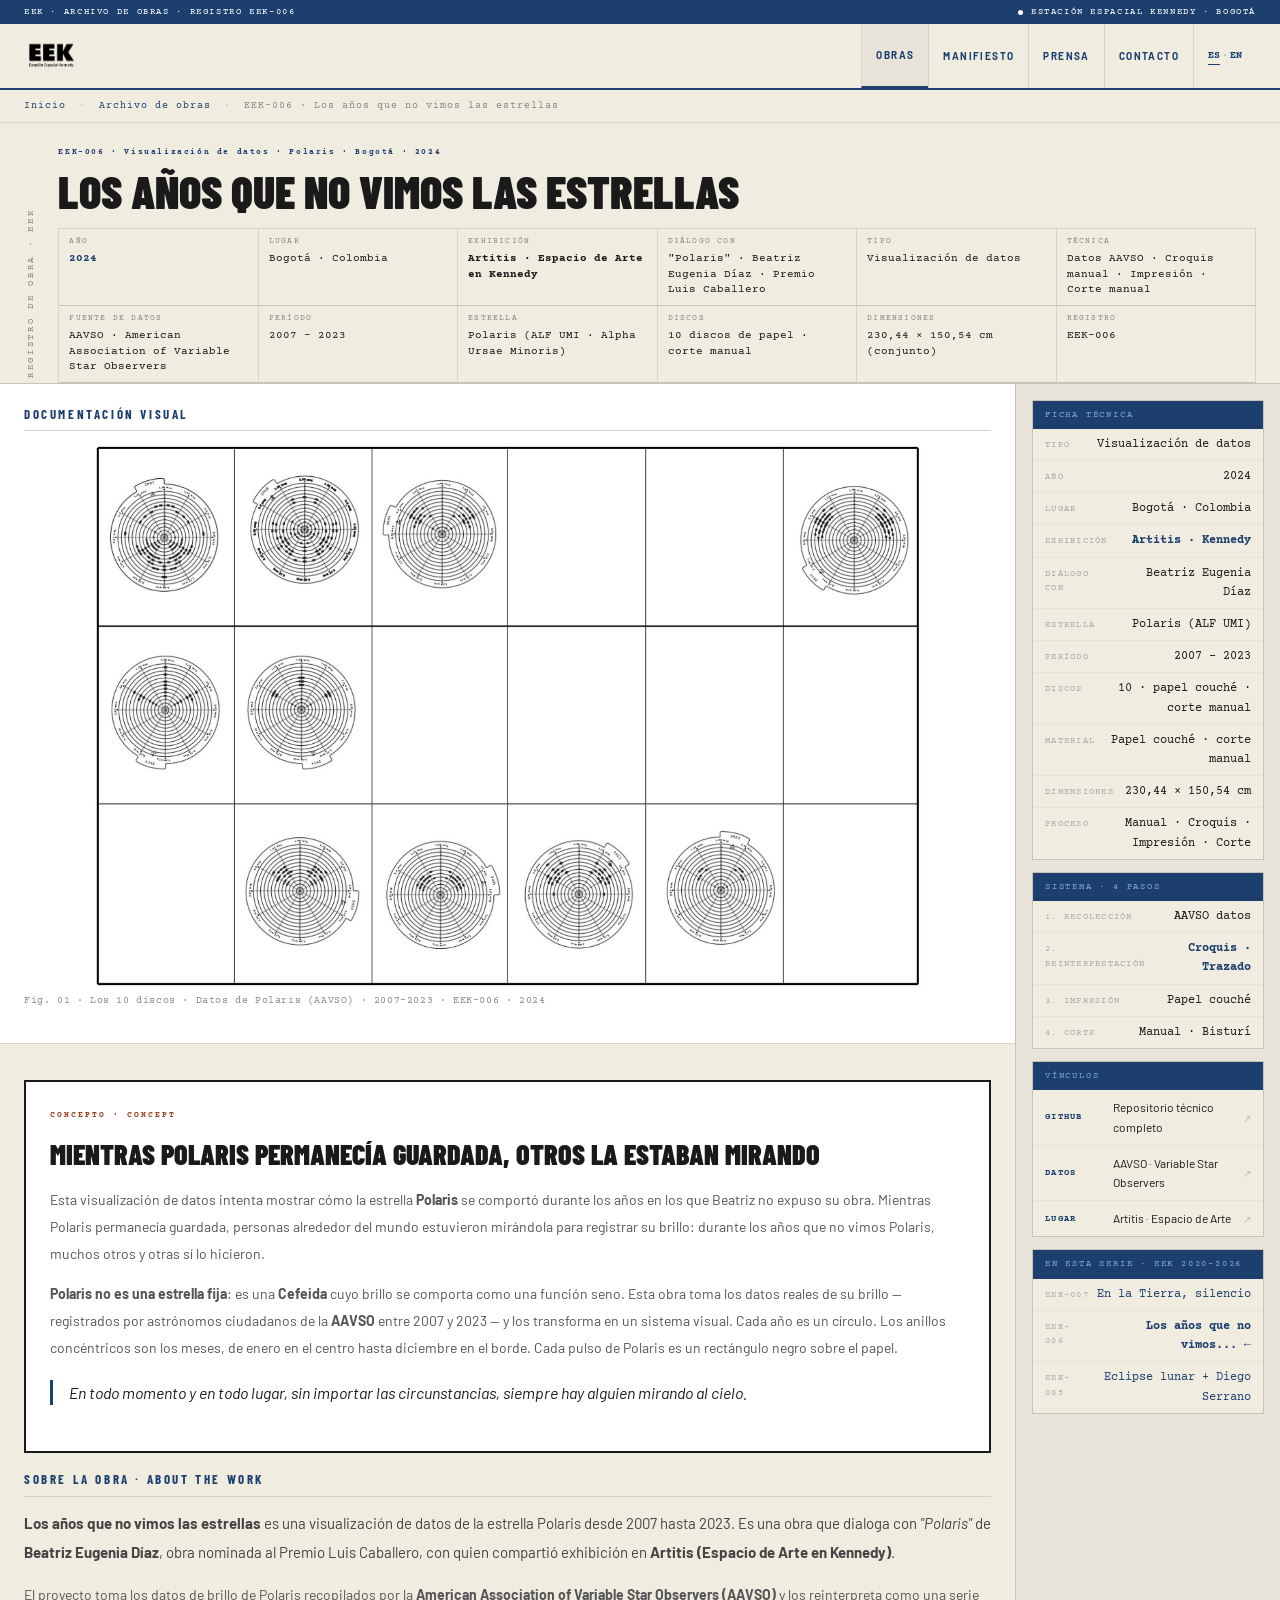
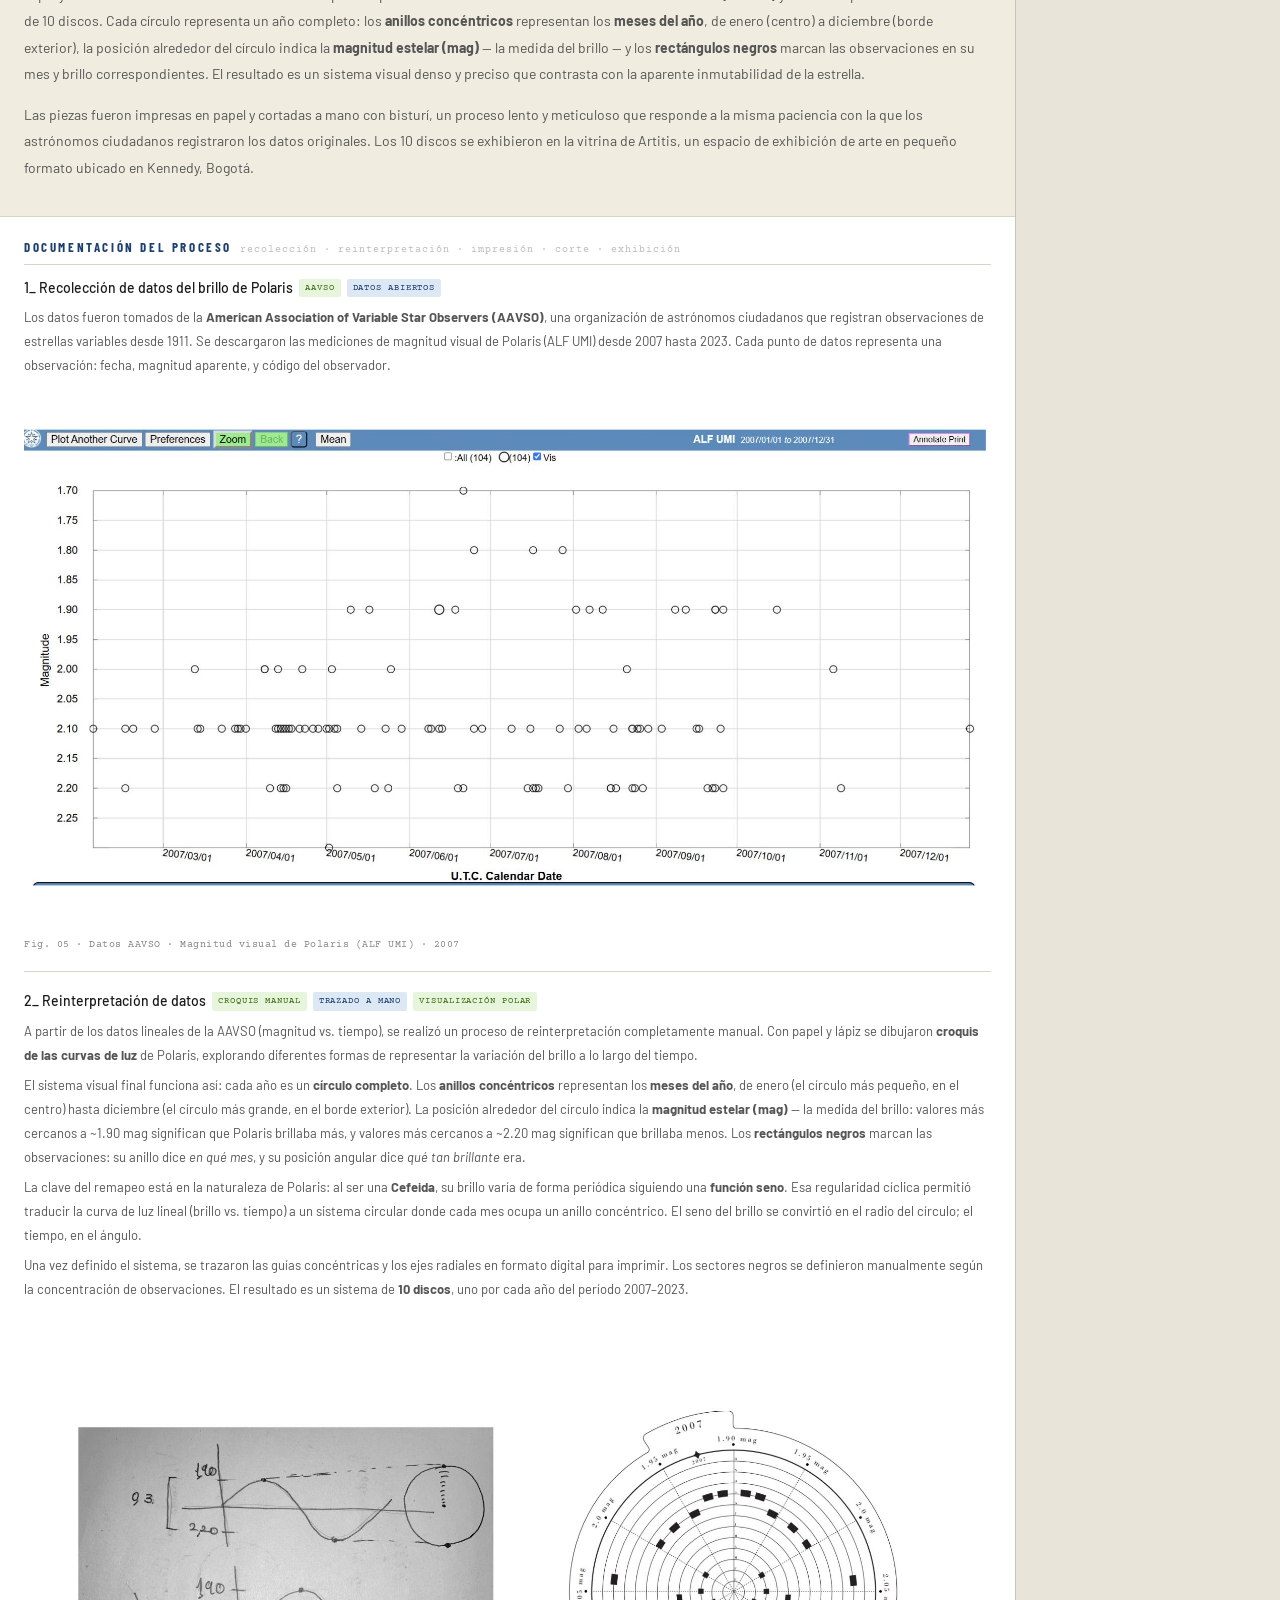
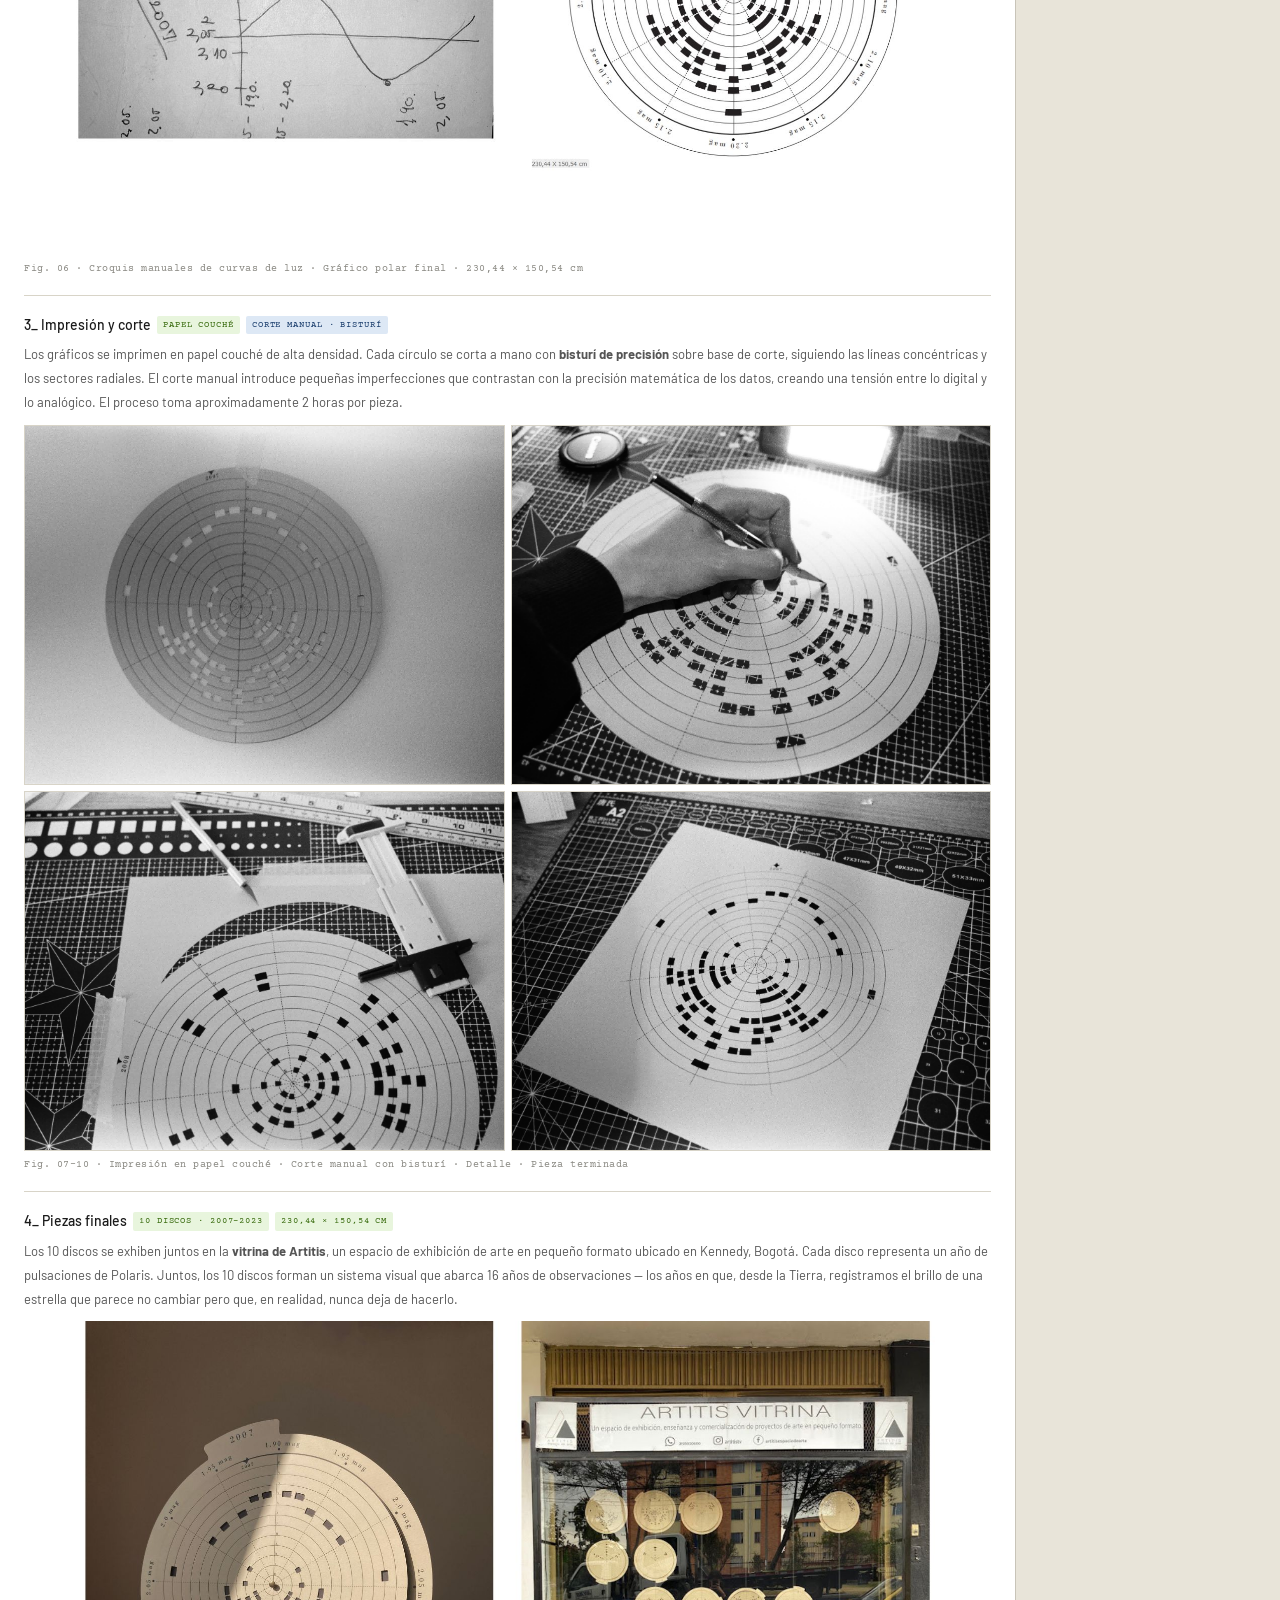
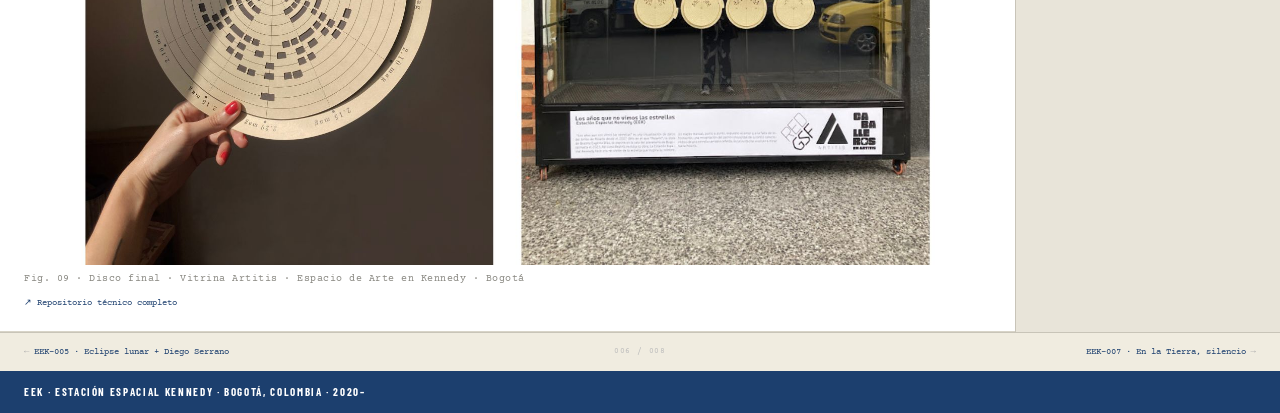
<file: obras/eek-006.html>
<!DOCTYPE html>
<html lang="es">
<head>
  <meta charset="UTF-8">
  <meta name="viewport" content="width=device-width, initial-scale=1.0">
  <title>EEK-006 · Los años que no vimos las estrellas · Estación Espacial Kennedy</title>
  <meta name="description" content="Los años que no vimos las estrellas — Visualización de datos · Polaris · Cefeida · Bogotá 2024 · EEK">
  <link rel="stylesheet" href="../css/eek.css">
  <style>
    .obra-layout { display: grid; grid-template-columns: 1fr 264px; }
    .obra-main { border-right: 1px solid var(--beige-pale); }
    .obra-aside {
      padding: 16px;
      background: var(--beige);
      display: flex;
      flex-direction: column;
      gap: 12px;
    }
    .obra-header {
      background: var(--beige-mid);
      border-bottom: 1px solid var(--beige-pale);
      padding: 24px 24px 0;
      display: grid;
      grid-template-columns: auto 1fr;
      gap: 20px;
    }
    .obra-id-vert {
      writing-mode: vertical-rl;
      transform: rotate(180deg);
      font-family: var(--mono);
      font-size: 9px;
      letter-spacing: 0.3em;
      text-transform: uppercase;
      color: var(--gris);
      padding-top: 4px;
    }
    .obra-num {
      font-family: var(--mono);
      font-size: 8px;
      letter-spacing: 0.2em;
      color: var(--azul);
      margin-bottom: 10px;
      font-weight: 700;
    }
    .obra-title {
      font-family: var(--cond);
      font-size: 46px;
      font-weight: 900;
      line-height: 0.9;
      text-transform: uppercase;
      margin-bottom: 4px;
      color: var(--negro);
      white-space: nowrap;
    }
    .obra-title-en {
      font-size: 13px;
      color: #888;
      font-style: italic;
      letter-spacing: 0.06em;
    }
    .img-main-wrap {
      width: 100%;
      aspect-ratio: 16/9;
      background: var(--blanco);
      overflow: hidden;
      margin-bottom: 6px;
    }
    .img-main-wrap img {
      width: 100%; height: 100%;
      object-fit: contain;
    }
    .img-thumbs {
      display: grid;
      grid-template-columns: repeat(3, 1fr);
      gap: 4px;
      margin-bottom: 6px;
    }
    .img-thumb {
      aspect-ratio: 4/3;
      background: var(--beige);
      overflow: hidden;
      cursor: pointer;
      border: 1px solid var(--beige-dark);
    }
    .img-thumb img {
      width: 100%; height: 100%;
      object-fit: cover;
      transition: opacity 0.15s;
    }
    .img-thumb:hover img { opacity: 0.85; }

    /* ES-EN Toggle */
    .nav-lang {
      font-family: var(--mono);
      font-size: 10px;
      color: var(--azul);
      font-weight: 700;
      cursor: pointer;
      user-select: none;
    }
    .nav-lang .lang-sep { color: var(--gris-light); font-weight: 400; margin: 0 2px; }
    .nav-lang .lang-active { border-bottom: 1px solid var(--azul); }
    body.lang-es .lang-en,
    body.lang-es .lang-en-block { display: none !important; }
    body.lang-en .lang-es-inline,
    body.lang-en .lang-es-block { display: none !important; }

    /* Breadcrumb */
    .breadcrumb { color: var(--gris) !important; }
    .breadcrumb a { color: var(--azul) !important; }

    /* Topbar blanco */
    .topbar-l, .topbar-r { color: var(--blanco) !important; }
    .topbar-dot { background: var(--blanco) !important; }

    /* Footer blanco */
    .footer { background: var(--azul); }
    .footer-l { color: var(--blanco); }
    .footer-r { color: var(--blanco); }

    /* Textos en inglés: solo color, sin forzar tamaño de tipografía */
    .lang-en { color: #888 !important; }

    /* Ficha strip */
    .ficha-key { font-size: 8px !important; color: var(--gris) !important; }
    .ficha-val { font-size: 11px !important; }

    /* Captions de fotos */
    .img-main-wrap + p,
    .img-thumbs + p { font-size: 10px !important; color: var(--gris) !important; }

    /* Documentación técnica */
    .proceso-body { font-size: 13px !important; }
    .proceso-title { font-size: 14px !important; }
    .pi-tag { font-size: 9px !important; }
    .code-label { font-size: 10px !important; }
    .code-content { font-size: 10px !important; }

    /* Bloque conceptual */
    .conceptual-block {
      background: var(--blanco);
      border: 2px solid var(--negro);
      padding: 28px 24px;
      margin: 16px 0;
      position: relative;
    }
    .conceptual-label {
      font-family: var(--mono);
      font-size: 8px;
      letter-spacing: 0.25em;
      text-transform: uppercase;
      color: var(--rojo);
      font-weight: 700;
      margin-bottom: 16px;
    }
    .conceptual-title {
      font-family: var(--cond);
      font-size: 28px;
      font-weight: 900;
      text-transform: uppercase;
      line-height: 1.1;
      margin-bottom: 16px;
      color: var(--negro);
    }
    .conceptual-body {
      font-size: 14px;
      color: #555;
      line-height: 1.95;
      margin-bottom: 12px;
    }
    .conceptual-quote {
      font-size: 16px;
      color: var(--negro);
      font-style: italic;
      border-left: 3px solid var(--azul);
      padding-left: 16px;
      margin: 18px 0;
      line-height: 1.6;
    }

    .code-block {
      background: #0a0a12;
      border: 1px solid #222;
      padding: 14px;
      margin: 10px 0;
      overflow-x: auto;
    }
    .code-label {
      font-family: var(--mono);
      font-size: 8px;
      letter-spacing: 0.18em;
      text-transform: uppercase;
      color: var(--rojo);
      margin-bottom: 10px;
      font-weight: 700;
    }
    .code-content {
      font-family: var(--mono);
      font-size: 9px;
      color: #ccc;
      line-height: 1.7;
      white-space: pre;
    }

    @media (max-width: 700px) {
      .obra-layout { grid-template-columns: 1fr; }
      .obra-aside { border-top: 1px solid var(--beige-pale); }
      .obra-header { grid-template-columns: 1fr; }
      .obra-id-vert { display: none; }
    }
  </style>
</head>
<body>

<div class="topbar">
  <span class="topbar-l">EEK · <span class="lang-es-inline">Archivo de obras · Registro EEK-006</span><span class="lang-en">Works archive · Record EEK-006</span></span>
  <span class="topbar-r">
    <span class="topbar-dot"></span>
    <span class="lang-es-inline">Estación Espacial Kennedy · Bogotá</span><span class="lang-en">Kennedy Space Station · Bogotá</span>
  </span>
</div>

<nav class="nav">
  <a class="nav-logo" href="../index.html">
    <img class="nav-logo-img" src="../img/logo-eek.png" alt="EEK · Estación Espacial Kennedy" style="height:44px;width:auto;display:block;">
  </a>
  <div class="nav-links">
    <a href="index.html" class="active"><span class="lang-es-inline">Obras</span><span class="lang-en">Works</span></a>
    <a href="../manifiesto.html"><span class="lang-es-inline">Manifiesto</span><span class="lang-en">Manifesto</span></a>
    <a href="../prensa.html"><span class="lang-es-inline">Prensa</span><span class="lang-en">Press</span></a>
    <a href="../contacto.html"><span class="lang-es-inline">Contacto</span><span class="lang-en">Contact</span></a>
    <span class="nav-lang" id="lang-toggle" onclick="toggleLang()">
      <span class="lang-es-label lang-active">ES</span>
      <span class="lang-sep">·</span>
      <span class="lang-en-label">EN</span>
    </span>
  </div>
</nav>

<div class="breadcrumb">
  <a href="../index.html"><span class="lang-es-inline">Inicio</span><span class="lang-en">Home</span></a>
  <span class="breadcrumb-sep">·</span>
  <a href="index.html"><span class="lang-es-inline">Archivo de obras</span><span class="lang-en">Works archive</span></a>
  <span class="breadcrumb-sep">·</span>
  EEK-006 · Los años que no vimos las estrellas
</div>

<!-- ── Header de la obra ────────────────────────────────── -->
<div class="obra-header">
  <div class="obra-id-vert"><span class="lang-es-inline">Registro de obra · EEK</span><span class="lang-en">Work record · EEK</span></div>
  <div>
    <div class="obra-num">EEK-006 · <span class="lang-es-inline">Visualización de datos · Polaris · Bogotá · 2024</span><span class="lang-en">Data visualization · Polaris · Bogotá · 2024</span></div>
    <h1 class="obra-title">Los años que no vimos las estrellas</h1>
    <div class="obra-title-en lang-en">The Years We Didn't See the Stars</div>
    <div class="ficha-strip">
      <div class="ficha-cell"><div class="ficha-key"><span class="lang-es-inline">Año</span><span class="lang-en">Year</span></div><div class="ficha-val ficha-val-blue">2024</div></div>
      <div class="ficha-cell"><div class="ficha-key"><span class="lang-es-inline">Lugar</span><span class="lang-en">Place</span></div><div class="ficha-val">Bogotá · Colombia</div></div>
      <div class="ficha-cell"><div class="ficha-key"><span class="lang-es-inline">Exhibición</span><span class="lang-en">Exhibition</span></div><div class="ficha-val dp-val-blue">Artitis · <span class="lang-es-inline">Espacio de Arte en Kennedy</span><span class="lang-en">Art Space in Kennedy</span></div></div>
      <div class="ficha-cell"><div class="ficha-key"><span class="lang-es-inline">Diálogo con</span><span class="lang-en">Dialogue with</span></div><div class="ficha-val">"Polaris" · Beatriz Eugenia Díaz · <span class="lang-es-inline">Premio Luis Caballero</span><span class="lang-en">Luis Caballero Award</span></div></div>
      <div class="ficha-cell"><div class="ficha-key"><span class="lang-es-inline">Tipo</span><span class="lang-en">Type</span></div><div class="ficha-val"><span class="lang-es-inline">Visualización de datos</span><span class="lang-en">Data visualization</span></div></div>
      <div class="ficha-cell"><div class="ficha-key"><span class="lang-es-inline">Técnica</span><span class="lang-en">Technique</span></div><div class="ficha-val"><span class="lang-es-inline">Datos AAVSO · Croquis manual · Impresión · Corte manual</span><span class="lang-en">AAVSO data · Manual sketches · Printing · Manual cutting</span></div></div>
      <div class="ficha-cell"><div class="ficha-key"><span class="lang-es-inline">Fuente de datos</span><span class="lang-en">Data source</span></div><div class="ficha-val">AAVSO · American Association of Variable Star Observers</div></div>
      <div class="ficha-cell"><div class="ficha-key"><span class="lang-es-inline">Período</span><span class="lang-en">Period</span></div><div class="ficha-val">2007 – 2023</div></div>
      <div class="ficha-cell"><div class="ficha-key"><span class="lang-es-inline">Estrella</span><span class="lang-en">Star</span></div><div class="ficha-val">Polaris (ALF UMI · Alpha Ursae Minoris)</div></div>
      <div class="ficha-cell"><div class="ficha-key"><span class="lang-es-inline">Discos</span><span class="lang-en">Discs</span></div><div class="ficha-val">10 <span class="lang-es-inline">discos de papel · corte manual</span><span class="lang-en">paper discs · manual cutting</span></div></div>
      <div class="ficha-cell"><div class="ficha-key"><span class="lang-es-inline">Dimensiones</span><span class="lang-en">Dimensions</span></div><div class="ficha-val">230,44 × 150,54 cm (<span class="lang-es-inline">conjunto</span><span class="lang-en">set</span>)</div></div>
      <div class="ficha-cell"><div class="ficha-key"><span class="lang-es-inline">Registro</span><span class="lang-en">Record</span></div><div class="ficha-val">EEK-006</div></div>
    </div>
  </div>
</div>

<!-- ── Cuerpo ───────────────────────────────────────────── -->
<div class="obra-layout">
  <div class="obra-main">

    <!-- Imagen principal -->
    <div class="sec sec-white">
      <div class="sec-label"><span class="lang-es-inline">Documentación visual</span><span class="lang-en">Visual documentation</span></div>
      <div class="img-main-wrap">
        <img src="../img/obras/eek-006-main.jpg" alt="Los 10 discos · The 10 discs · Visualización de datos de Polaris · Polaris data visualization · 2007–2023">
      </div>
      <p style="font-family:var(--mono);font-size:8px;color:var(--gris-pale);letter-spacing:.06em;margin-bottom:14px">
        <span class="lang-es-inline">Fig. 01 · Los 10 discos · Datos de Polaris (AAVSO) · 2007–2023 · EEK-006 · 2024</span>
        <span class="lang-en">Fig. 01 · The 10 discs · Polaris data (AAVSO) · 2007–2023 · EEK-006 · 2024</span>
      </p>
    </div>

    <!-- Bloque conceptual + Descripción -->
    <div class="sec sec-cream">

      <!-- Bloque ES -->
      <div class="lang-es-block">
        <div class="conceptual-block">
          <div class="conceptual-label">Concepto · Concept</div>
          <div class="conceptual-title">Mientras Polaris permanecía guardada, otros la estaban mirando</div>

          <p class="conceptual-body">Esta visualización de datos intenta mostrar cómo la estrella <strong>Polaris</strong> se comportó durante los años en los que Beatriz no expuso su obra. Mientras Polaris permanecía guardada, personas alrededor del mundo estuvieron mirándola para registrar su brillo: durante los años que no vimos Polaris, muchos otros y otras sí lo hicieron.</p>

          <p class="conceptual-body"><strong>Polaris no es una estrella fija</strong>: es una <strong>Cefeida</strong> cuyo brillo se comporta como una función seno. Esta obra toma los datos reales de su brillo — registrados por astrónomos ciudadanos de la <strong>AAVSO</strong> entre 2007 y 2023 — y los transforma en un sistema visual. Cada año es un círculo. Los anillos concéntricos son los meses, de enero en el centro hasta diciembre en el borde. Cada pulso de Polaris es un rectángulo negro sobre el papel.</p>

          <div class="conceptual-quote">En todo momento y en todo lugar, sin importar las circunstancias, siempre hay alguien mirando al cielo.</div>
        </div>

        <div class="sec-label">Sobre la obra · About the work</div>

        <p style="font-size:15px;color:#444;line-height:1.95;margin-bottom:14px">
          <strong>Los años que no vimos las estrellas</strong> es una visualización de datos de la estrella Polaris desde 2007 hasta 2023. Es una obra que dialoga con <em>"Polaris"</em> de <strong>Beatriz Eugenia Díaz</strong>, obra nominada al Premio Luis Caballero, con quien compartió exhibición en <strong>Artitis (Espacio de Arte en Kennedy)</strong>.
        </p>

        <p style="font-size:14px;color:#555;line-height:1.9;margin-bottom:14px">
          El proyecto toma los datos de brillo de Polaris recopilados por la <strong>American Association of Variable Star Observers (AAVSO)</strong> y los reinterpreta como una serie de 10 discos. Cada círculo representa un año completo: los <strong>anillos concéntricos</strong> representan los <strong>meses del año</strong>, de enero (centro) a diciembre (borde exterior), la posición alrededor del círculo indica la <strong>magnitud estelar (mag)</strong> — la medida del brillo — y los <strong>rectángulos negros</strong> marcan las observaciones en su mes y brillo correspondientes. El resultado es un sistema visual denso y preciso que contrasta con la aparente inmutabilidad de la estrella.
        </p>

        <p style="font-size:14px;color:#555;line-height:1.9;margin-bottom:14px">
          Las piezas fueron impresas en papel y cortadas a mano con bisturí, un proceso lento y meticuloso que responde a la misma paciencia con la que los astrónomos ciudadanos registraron los datos originales. Los 10 discos se exhibieron en la vitrina de Artitis, un espacio de exhibición de arte en pequeño formato ubicado en Kennedy, Bogotá.
        </p>
      </div>

      <!-- Bloque EN -->
      <div class="lang-en-block">
        <div class="conceptual-block">
          <div class="conceptual-label">Concept · Concepto</div>
          <div class="conceptual-title">While Polaris remained hidden, others were watching</div>

          <p class="conceptual-body">This data visualization attempts to show how the star <strong>Polaris</strong> behaved during the years when Beatriz did not exhibit her work. While Polaris remained hidden, people around the world were watching it to record its brightness: during the years we did not see Polaris, many others did.</p>

          <p class="conceptual-body"><strong>Polaris is not a fixed star</strong>: it is a <strong>Cepheid</strong> whose brightness behaves like a sine function. This work takes the real data of its brightness — recorded by citizen astronomers of the <strong>AAVSO</strong> between 2007 and 2023 — and transforms it into a visual system. Each year is a circle. The concentric rings are the months, from January in the center to December at the edge. Each pulse of Polaris is a black rectangle on paper.</p>

          <div class="conceptual-quote">At all times and in all places, regardless of circumstances, there is always someone looking at the sky.</div>
        </div>

        <div class="sec-label">About the work · Sobre la obra</div>

        <p style="font-size:15px;color:#444;line-height:1.95;margin-bottom:14px">
          <strong>The Years We Didn't See the Stars</strong> is a data visualization of the star Polaris from 2007 to 2023. It is a work that dialogues with <em>"Polaris"</em> by <strong>Beatriz Eugenia Díaz</strong>, nominated for the Luis Caballero Award, with whom it shared exhibition at <strong>Artitis (Art Space in Kennedy)</strong>.
        </p>

        <p style="font-size:14px;color:#555;line-height:1.9;margin-bottom:14px">
          The project takes the brightness data of Polaris collected by the <strong>American Association of Variable Star Observers (AAVSO)</strong> and reinterprets it as a series of 10 discs. Each circle represents a full year: the <strong>concentric rings</strong> represent the <strong>months of the year</strong>, from January (center) to December (outer edge), the position around the circle indicates <strong>stellar magnitude (mag)</strong> — the measure of brightness — and the <strong>black rectangles</strong> mark the observations at their corresponding month and brightness. The result is a dense and precise visual system that contrasts with the apparent immutability of the star.
        </p>

        <p style="font-size:14px;color:#555;line-height:1.9;margin-bottom:14px">
          The pieces were printed on paper and cut by hand with a scalpel, a slow and meticulous process that responds to the same patience with which citizen astronomers recorded the original data. The 10 discs were exhibited in the Artitis showcase, a small-format art exhibition space located in Kennedy, Bogotá.
        </p>
      </div>

    </div>

    <!-- Proceso técnico -->
    <div class="sec sec-white">
      <div class="sec-label">
        <span class="lang-es-inline">Documentación del proceso</span><span class="lang-en">Process documentation</span>
        <span class="sec-label-sub"><span class="lang-es-inline">recolección · reinterpretación · impresión · corte · exhibición</span><span class="lang-en">collection · reinterpretation · printing · cutting · exhibition</span></span>
      </div>

      <!-- Pasos ES -->
      <div class="lang-es-block">
        <div class="proceso-item">
          <div class="proceso-title">
            1_ Recolección de datos del brillo de Polaris
            <span class="pi-tag tag-tecnica">AAVSO</span>
            <span class="pi-tag tag-herramienta">Datos abiertos</span>
          </div>
          <p class="proceso-body">Los datos fueron tomados de la <strong>American Association of Variable Star Observers (AAVSO)</strong>, una organización de astrónomos ciudadanos que registran observaciones de estrellas variables desde 1911. Se descargaron las mediciones de magnitud visual de Polaris (ALF UMI) desde 2007 hasta 2023. Cada punto de datos representa una observación: fecha, magnitud aparente, y código del observador.</p>
          <div class="img-main-wrap" style="margin-top:10px">
            <img src="../img/obras/eek-006-proceso-01.jpg" alt="Datos AAVSO · Magnitud de Polaris 2007" loading="lazy">
          </div>
          <p style="font-family:var(--mono);font-size:7px;color:var(--gris-pale);letter-spacing:.05em;margin-top:6px">
            Fig. 05 · Datos AAVSO · Magnitud visual de Polaris (ALF UMI) · 2007
          </p>
        </div>

        <div class="proceso-item">
          <div class="proceso-title">
            2_ Reinterpretación de datos
            <span class="pi-tag tag-tecnica">Croquis manual</span>
            <span class="pi-tag tag-herramienta">Trazado a mano</span>
            <span class="pi-tag tag-tecnica">Visualización polar</span>
          </div>
          <p class="proceso-body">A partir de los datos lineales de la AAVSO (magnitud vs. tiempo), se realizó un proceso de reinterpretación completamente manual. Con papel y lápiz se dibujaron <strong>croquis de las curvas de luz</strong> de Polaris, explorando diferentes formas de representar la variación del brillo a lo largo del tiempo.</p>
          <p class="proceso-body">El sistema visual final funciona así: cada año es un <strong>círculo completo</strong>. Los <strong>anillos concéntricos</strong> representan los <strong>meses del año</strong>, de enero (el círculo más pequeño, en el centro) hasta diciembre (el círculo más grande, en el borde exterior). La posición alrededor del círculo indica la <strong>magnitud estelar (mag)</strong> — la medida del brillo: valores más cercanos a ~1.90 mag significan que Polaris brillaba más, y valores más cercanos a ~2.20 mag significan que brillaba menos. Los <strong>rectángulos negros</strong> marcan las observaciones: su anillo dice <em>en qué mes</em>, y su posición angular dice <em>qué tan brillante</em> era.</p>
          <p class="proceso-body">La clave del remapeo está en la naturaleza de Polaris: al ser una <strong>Cefeida</strong>, su brillo varía de forma periódica siguiendo una <strong>función seno</strong>. Esa regularidad cíclica permitió traducir la curva de luz lineal (brillo vs. tiempo) a un sistema circular donde cada mes ocupa un anillo concéntrico. El seno del brillo se convirtió en el radio del círculo; el tiempo, en el ángulo.</p>
          <p class="proceso-body">Una vez definido el sistema, se trazaron las guías concéntricas y los ejes radiales en formato digital para imprimir. Los sectores negros se definieron manualmente según la concentración de observaciones. El resultado es un sistema de <strong>10 discos</strong>, uno por cada año del período 2007–2023.</p>
          <div class="img-main-wrap" style="margin-top:10px">
            <img src="../img/obras/eek-006-proceso-02.jpg" alt="Croquis manuales y gráfico polar final" loading="lazy">
          </div>
          <p style="font-family:var(--mono);font-size:7px;color:var(--gris-pale);letter-spacing:.05em;margin-top:6px">
            Fig. 06 · Croquis manuales de curvas de luz · Gráfico polar final · 230,44 × 150,54 cm
          </p>
        </div>

        <div class="proceso-item">
          <div class="proceso-title">
            3_ Impresión y corte
            <span class="pi-tag tag-tecnica">Papel couché</span>
            <span class="pi-tag tag-herramienta">Corte manual · Bisturí</span>
          </div>
          <p class="proceso-body">Los gráficos se imprimen en papel couché de alta densidad. Cada círculo se corta a mano con <strong>bisturí de precisión</strong> sobre base de corte, siguiendo las líneas concéntricas y los sectores radiales. El corte manual introduce pequeñas imperfecciones que contrastan con la precisión matemática de los datos, creando una tensión entre lo digital y lo analógico. El proceso toma aproximadamente 2 horas por pieza.</p>
          <div class="img-thumbs" style="margin-top:10px;grid-template-columns:repeat(2,1fr);gap:6px">
            <div class="img-thumb"><img src="../img/obras/eek-006-proceso-03.jpg" alt="Pieza impresa" loading="lazy"></div>
            <div class="img-thumb"><img src="../img/obras/eek-006-proceso-04.jpg" alt="Corte con bisturí" loading="lazy"></div>
            <div class="img-thumb"><img src="../img/obras/eek-006-proceso-06.jpg" alt="Detalle de corte" loading="lazy"></div>
            <div class="img-thumb"><img src="../img/obras/eek-006-proceso-07.jpg" alt="Pieza terminada" loading="lazy"></div>
          </div>
          <p style="font-family:var(--mono);font-size:7px;color:var(--gris-pale);letter-spacing:.05em;margin-top:6px">
            Fig. 07–10 · Impresión en papel couché · Corte manual con bisturí · Detalle · Pieza terminada
          </p>
        </div>

        <div class="proceso-item">
          <div class="proceso-title">
            4_ Piezas finales
            <span class="pi-tag tag-tecnica">10 discos · 2007–2023</span>
            <span class="pi-tag tag-tecnica">230,44 × 150,54 cm</span>
          </div>
          <p class="proceso-body">Los 10 discos se exhiben juntos en la <strong>vitrina de Artitis</strong>, un espacio de exhibición de arte en pequeño formato ubicado en Kennedy, Bogotá. Cada disco representa un año de pulsaciones de Polaris. Juntos, los 10 discos forman un sistema visual que abarca 16 años de observaciones — los años en que, desde la Tierra, registramos el brillo de una estrella que parece no cambiar pero que, en realidad, nunca deja de hacerlo.</p>
          <div class="img-main-wrap" style="margin-top:10px">
            <img src="../img/obras/eek-006-proceso-05.jpg" alt="Disco final y vitrina Artitis" loading="lazy">
          </div>
          <p style="font-family:var(--mono);font-size:7px;color:var(--gris-pale);letter-spacing:.05em;margin-top:6px">
            Fig. 09 · Disco final · Vitrina Artitis · Espacio de Arte en Kennedy · Bogotá
          </p>
          <a class="proceso-link" href="https://github.com/Minombreesana/eek-006-tecnico" target="_blank" rel="noopener">
            ↗ <span class="lang-es-inline">Repositorio técnico completo</span><span class="lang-en">Complete technical repository</span>
          </a>
        </div>
      </div>

      <!-- Pasos EN -->
      <div class="lang-en-block">
        <div class="proceso-item">
          <div class="proceso-title">
            1_ Collection of Polaris brightness data
            <span class="pi-tag tag-tecnica">AAVSO</span>
            <span class="pi-tag tag-herramienta">Open data</span>
          </div>
          <p class="proceso-body">The data was taken from the <strong>American Association of Variable Star Observers (AAVSO)</strong>, an organization of citizen astronomers that records observations of variable stars since 1911. Visual magnitude measurements of Polaris (ALF UMI) from 2007 to 2023 were downloaded. Each data point represents an observation: date, apparent magnitude, and observer code.</p>
          <div class="img-main-wrap" style="margin-top:10px">
            <img src="../img/obras/eek-006-proceso-01.jpg" alt="AAVSO data · Polaris magnitude 2007" loading="lazy">
          </div>
          <p style="font-family:var(--mono);font-size:7px;color:var(--gris-pale);letter-spacing:.05em;margin-top:6px">
            Fig. 05 · AAVSO data · Visual magnitude of Polaris (ALF UMI) · 2007
          </p>
        </div>

        <div class="proceso-item">
          <div class="proceso-title">
            2_ Data reinterpretation
            <span class="pi-tag tag-tecnica">Manual sketches</span>
            <span class="pi-tag tag-herramienta">Hand tracing</span>
            <span class="pi-tag tag-tecnica">Polar visualization</span>
          </div>
          <p class="proceso-body">From the AAVSO linear data (magnitude vs. time), a completely manual reinterpretation process was carried out. With paper and pencil, <strong>light curve sketches</strong> of Polaris were drawn, exploring different ways to represent the variation of brightness over time.</p>
          <p class="proceso-body">The final visual system works like this: each year is a <strong>complete circle</strong>. The <strong>concentric rings</strong> represent the <strong>months of the year</strong>, from January (the smallest circle, in the center) to December (the largest circle, at the outer edge). The position around the circle indicates <strong>stellar magnitude (mag)</strong> — the measure of brightness: values closer to ~1.90 mag mean Polaris shone brighter, and values closer to ~2.20 mag mean it shone less. The <strong>black rectangles</strong> mark the observations: their ring says <em>in which month</em>, and their angular position says <em>how bright</em> it was.</p>
          <p class="proceso-body">The key to the remapping lies in the nature of Polaris: being a <strong>Cepheid</strong>, its brightness varies periodically following a <strong>sine function</strong>. That cyclic regularity allowed translating the linear light curve (brightness vs. time) into a circular system where each month occupies a concentric ring. The sine of the brightness became the radius of the circle; time, the angle.</p>
          <p class="proceso-body">Once the system was defined, concentric guides and radial axes were traced in digital format for printing. The black sectors were defined manually according to the concentration of observations. The result is a system of <strong>10 discs</strong>, one for each year of the period 2007–2023.</p>
          <div class="img-main-wrap" style="margin-top:10px">
            <img src="../img/obras/eek-006-proceso-02.jpg" alt="Manual sketches and final polar chart" loading="lazy">
          </div>
          <p style="font-family:var(--mono);font-size:7px;color:var(--gris-pale);letter-spacing:.05em;margin-top:6px">
            Fig. 06 · Manual light curve sketches · Final polar chart · 230,44 × 150,54 cm
          </p>
        </div>

        <div class="proceso-item">
          <div class="proceso-title">
            3_ Printing and cutting
            <span class="pi-tag tag-tecnica">Coated paper</span>
            <span class="pi-tag tag-herramienta">Manual cutting · Scalpel</span>
          </div>
          <p class="proceso-body">The graphics are printed on high-density coated paper. Each circle is cut by hand with a <strong>precision scalpel</strong> on a cutting mat, following the concentric lines and radial sectors. The manual cutting introduces small imperfections that contrast with the mathematical precision of the data, creating a tension between the digital and the analog. The process takes approximately 2 hours per piece.</p>
          <div class="img-thumbs" style="margin-top:10px;grid-template-columns:repeat(2,1fr);gap:6px">
            <div class="img-thumb"><img src="../img/obras/eek-006-proceso-03.jpg" alt="Printed piece" loading="lazy"></div>
            <div class="img-thumb"><img src="../img/obras/eek-006-proceso-04.jpg" alt="Cutting with scalpel" loading="lazy"></div>
            <div class="img-thumb"><img src="../img/obras/eek-006-proceso-06.jpg" alt="Cutting detail" loading="lazy"></div>
            <div class="img-thumb"><img src="../img/obras/eek-006-proceso-07.jpg" alt="Finished piece" loading="lazy"></div>
          </div>
          <p style="font-family:var(--mono);font-size:7px;color:var(--gris-pale);letter-spacing:.05em;margin-top:6px">
            Fig. 07–10 · Printing on coated paper · Manual cutting with scalpel · Detail · Finished piece
          </p>
        </div>

        <div class="proceso-item">
          <div class="proceso-title">
            4_ Final pieces
            <span class="pi-tag tag-tecnica">10 discs · 2007–2023</span>
            <span class="pi-tag tag-tecnica">230,44 × 150,54 cm</span>
          </div>
          <p class="proceso-body">The 10 discs are exhibited together in the <strong>Artitis showcase</strong>, a small-format art exhibition space located in Kennedy, Bogotá. Each disc represents a year of Polaris pulsations. Together, the 10 discs form a visual system spanning 16 years of observations — the years in which, from Earth, we recorded the brightness of a star that seems not to change but that, in reality, never stops doing so.</p>
          <div class="img-main-wrap" style="margin-top:10px">
            <img src="../img/obras/eek-006-proceso-05.jpg" alt="Final disc and Artitis showcase" loading="lazy">
          </div>
          <p style="font-family:var(--mono);font-size:7px;color:var(--gris-pale);letter-spacing:.05em;margin-top:6px">
            Fig. 09 · Final disc · Artitis showcase · Art Space in Kennedy · Bogotá
          </p>
          <a class="proceso-link" href="https://github.com/Minombreesana/eek-006-tecnico" target="_blank" rel="noopener">
            ↗ <span class="lang-en">Complete technical repository</span>
          </a>
        </div>
      </div>
    </div>

  </div>

  <!-- ── Aside ──────────────────────────────────────────── -->
  <div class="obra-aside">
    <div class="data-panel">
      <div class="data-panel-head"><span class="dp-title"><span class="lang-es-inline">Ficha técnica</span><span class="lang-en">Technical sheet</span></span></div>
      <div class="dp-row"><span class="dp-key"><span class="lang-es-inline">Tipo</span><span class="lang-en">Type</span></span><span class="dp-val"><span class="lang-es-inline">Visualización de datos</span><span class="lang-en">Data visualization</span></span></div>
      <div class="dp-row"><span class="dp-key"><span class="lang-es-inline">Año</span><span class="lang-en">Year</span></span><span class="dp-val">2024</span></div>
      <div class="dp-row"><span class="dp-key"><span class="lang-es-inline">Lugar</span><span class="lang-en">Place</span></span><span class="dp-val">Bogotá · Colombia</span></div>
      <div class="dp-row"><span class="dp-key"><span class="lang-es-inline">Exhibición</span><span class="lang-en">Exhibition</span></span><span class="dp-val dp-val-blue">Artitis · Kennedy</span></div>
      <div class="dp-row"><span class="dp-key"><span class="lang-es-inline">Diálogo con</span><span class="lang-en">Dialogue with</span></span><span class="dp-val">Beatriz Eugenia Díaz</span></div>
      <div class="dp-row"><span class="dp-key"><span class="lang-es-inline">Estrella</span><span class="lang-en">Star</span></span><span class="dp-val">Polaris (ALF UMI)</span></div>
      <div class="dp-row"><span class="dp-key"><span class="lang-es-inline">Período</span><span class="lang-en">Period</span></span><span class="dp-val">2007 – 2023</span></div>
      <div class="dp-row"><span class="dp-key"><span class="lang-es-inline">Discos</span><span class="lang-en">Discs</span></span><span class="dp-val">10 · <span class="lang-es-inline">papel couché · corte manual</span><span class="lang-en">coated paper · manual cutting</span></span></div>
      <div class="dp-row"><span class="dp-key"><span class="lang-es-inline">Material</span><span class="lang-en">Material</span></span><span class="dp-val"><span class="lang-es-inline">Papel couché · corte manual</span><span class="lang-en">Coated paper · manual cutting</span></span></div>
      <div class="dp-row"><span class="dp-key"><span class="lang-es-inline">Dimensiones</span><span class="lang-en">Dimensions</span></span><span class="dp-val">230,44 × 150,54 cm</span></div>
      <div class="dp-row"><span class="dp-key"><span class="lang-es-inline">Proceso</span><span class="lang-en">Process</span></span><span class="dp-val"><span class="lang-es-inline">Manual · Croquis · Impresión · Corte</span><span class="lang-en">Manual · Sketches · Printing · Cutting</span></span></div>
    </div>

    <div class="data-panel">
      <div class="data-panel-head"><span class="dp-title"><span class="lang-es-inline">Sistema · 4 pasos</span><span class="lang-en">System · 4 steps</span></span></div>
      <div class="dp-row"><span class="dp-key">1. <span class="lang-es-inline">Recolección</span><span class="lang-en">Collection</span></span><span class="dp-val">AAVSO <span class="lang-es-inline">datos</span><span class="lang-en">data</span></span></div>
      <div class="dp-row"><span class="dp-key">2. <span class="lang-es-inline">Reinterpretación</span><span class="lang-en">Reinterpretation</span></span><span class="dp-val dp-val-blue"><span class="lang-es-inline">Croquis · Trazado</span><span class="lang-en">Sketches · Tracing</span></span></div>
      <div class="dp-row"><span class="dp-key">3. <span class="lang-es-inline">Impresión</span><span class="lang-en">Printing</span></span><span class="dp-val"><span class="lang-es-inline">Papel couché</span><span class="lang-en">Coated paper</span></span></div>
      <div class="dp-row"><span class="dp-key">4. <span class="lang-es-inline">Corte</span><span class="lang-en">Cutting</span></span><span class="dp-val"><span class="lang-es-inline">Manual · Bisturí</span><span class="lang-en">Manual · Scalpel</span></span></div>
    </div>

    <div class="links-block">
      <div class="data-panel-head"><span class="dp-title"><span class="lang-es-inline">Vínculos</span><span class="lang-en">Links</span></span></div>
      <a class="link-item" href="https://github.com/Minombreesana/eek-006-tecnico" target="_blank" rel="noopener">
        <span class="link-item-type">GITHUB</span>
        <span class="link-item-label"><span class="lang-es-inline">Repositorio técnico completo</span><span class="lang-en">Complete technical repository</span></span>
        <span class="link-item-arrow">↗</span>
      </a>
      <a class="link-item" href="https://www.aavso.org" target="_blank" rel="noopener">
        <span class="link-item-type"><span class="lang-es-inline">DATOS</span><span class="lang-en">DATA</span></span>
        <span class="link-item-label">AAVSO · Variable Star Observers</span>
        <span class="link-item-arrow">↗</span>
      </a>
      <a class="link-item" href="https://www.instagram.com/artitis.vitrina" target="_blank" rel="noopener">
        <span class="link-item-type"><span class="lang-es-inline">LUGAR</span><span class="lang-en">PLACE</span></span>
        <span class="link-item-label">Artitis · <span class="lang-es-inline">Espacio de Arte</span><span class="lang-en">Art Space</span></span>
        <span class="link-item-arrow">↗</span>
      </a>
    </div>

    <div class="data-panel">
      <div class="data-panel-head"><span class="dp-title"><span class="lang-es-inline">En esta serie · EEK 2020–2026</span><span class="lang-en">In this series · EEK 2020–2026</span></span></div>
      <div class="dp-row"><span class="dp-key">EEK-007</span><span class="dp-val"><a href="eek-007.html" style="color:var(--azul);text-decoration:none"><span class="lang-es-inline">En la Tierra, silencio</span><span class="lang-en">On Earth, Silence</span></a></span></div>
      <div class="dp-row"><span class="dp-key">EEK-006</span><span class="dp-val dp-val-blue"><span class="lang-es-inline">Los años que no vimos... ←</span><span class="lang-en">The Years We Didn't See... ←</span></span></div>
      <div class="dp-row"><span class="dp-key">EEK-005</span><span class="dp-val"><a href="eek-005.html" style="color:var(--azul);text-decoration:none"><span class="lang-es-inline">Eclipse lunar + Diego Serrano</span><span class="lang-en">Lunar Eclipse + Diego Serrano</span></a></span></div>
    </div>
  </div>
</div>

<!-- ── Nav prev/next ────────────────────────────────────── -->
<div class="nav-obras">
  <div class="nav-obras-prev">← <a href="eek-005.html">EEK-005 · <span class="lang-es-inline">Eclipse lunar + Diego Serrano</span><span class="lang-en">Lunar Eclipse + Diego Serrano</span></a></div>
  <div class="nav-obras-center">006 / 008</div>
  <div class="nav-obras-next"><a href="eek-007.html">EEK-007 · <span class="lang-es-inline">En la Tierra, silencio</span><span class="lang-en">On Earth, Silence</span></a> →</div>
</div>

<footer class="footer">
  <span class="footer-l">EEK · <span class="lang-es-inline">Estación Espacial Kennedy · Bogotá, Colombia · 2020–</span><span class="lang-en">Kennedy Space Station · Bogotá, Colombia · 2020–</span></span>
</footer>

<script src="../js/eek.js"></script>
<script>
  EEK.initAPIs();
  EEK.initBot('bot-out', 'btn-gen', 'btn-auto');

  // ── Toggle ES / EN ──
  function toggleLang() {
    const body = document.body;
    const isEs = body.classList.contains('lang-es');
    if (isEs) {
      body.classList.remove('lang-es');
      body.classList.add('lang-en');
      localStorage.setItem('eek-lang', 'en');
    } else {
      body.classList.remove('lang-en');
      body.classList.add('lang-es');
      localStorage.setItem('eek-lang', 'es');
    }
    updateLangLabels();
  }
  function updateLangLabels() {
    const isEs = document.body.classList.contains('lang-es');
    const esLabel = document.querySelector('.lang-es-label');
    const enLabel = document.querySelector('.lang-en-label');
    if (esLabel) esLabel.classList.toggle('lang-active', isEs);
    if (enLabel) enLabel.classList.toggle('lang-active', !isEs);
  }
  const savedLang = localStorage.getItem('eek-lang') || 'es';
  document.body.classList.add('lang-' + savedLang);
  updateLangLabels();
</script>
</body>
</html>
</file>
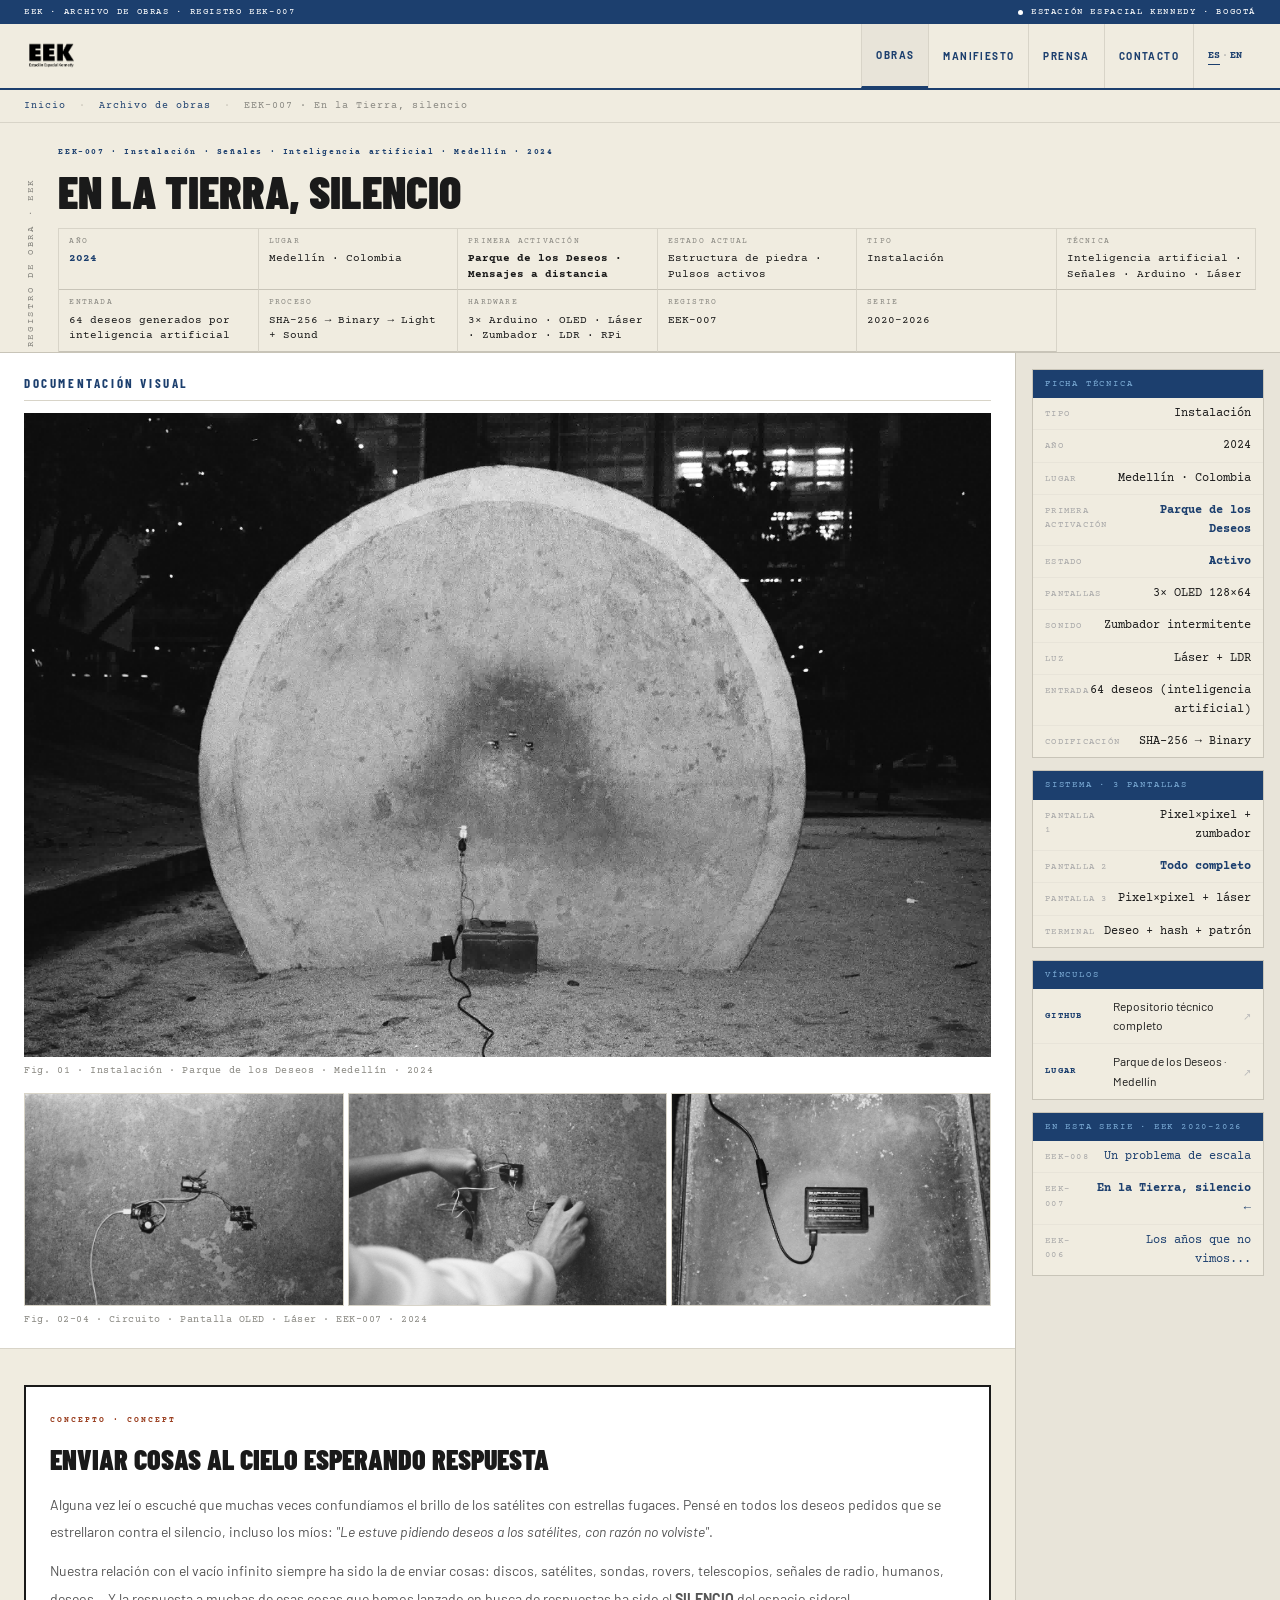
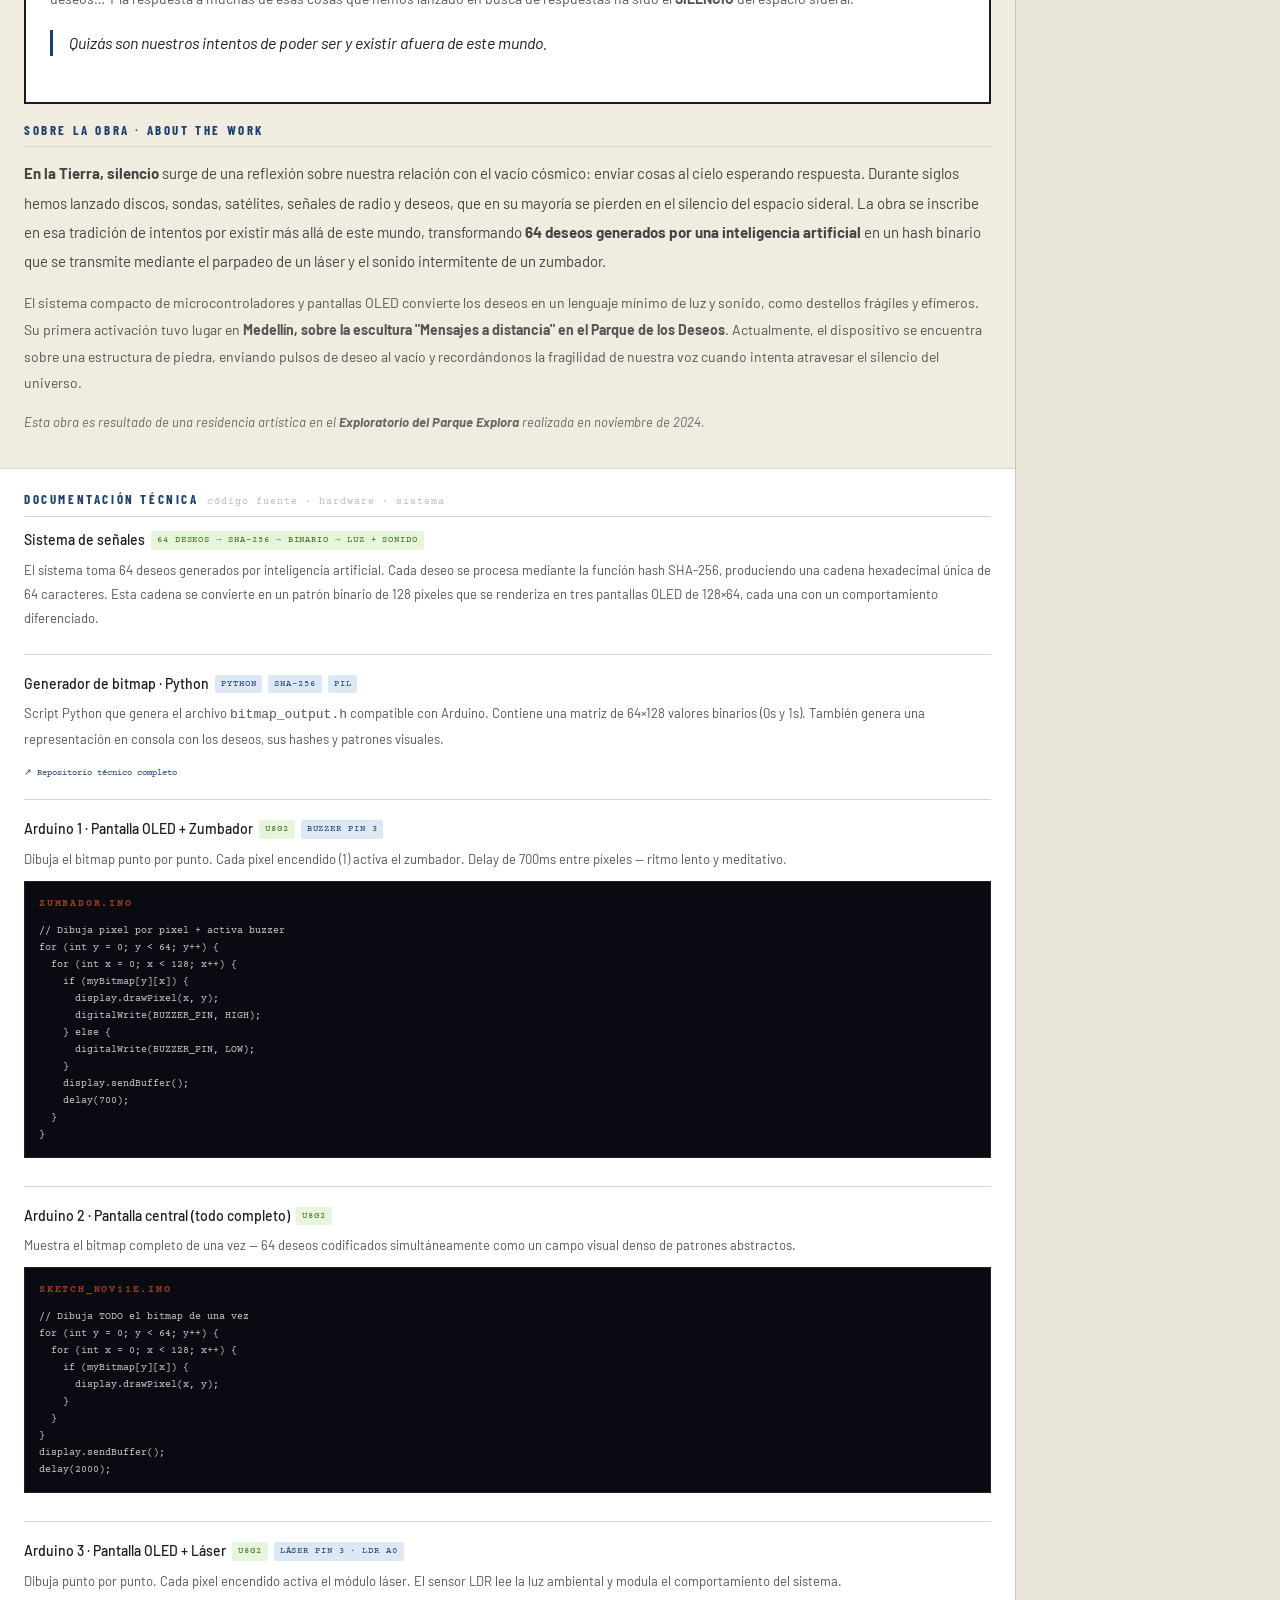
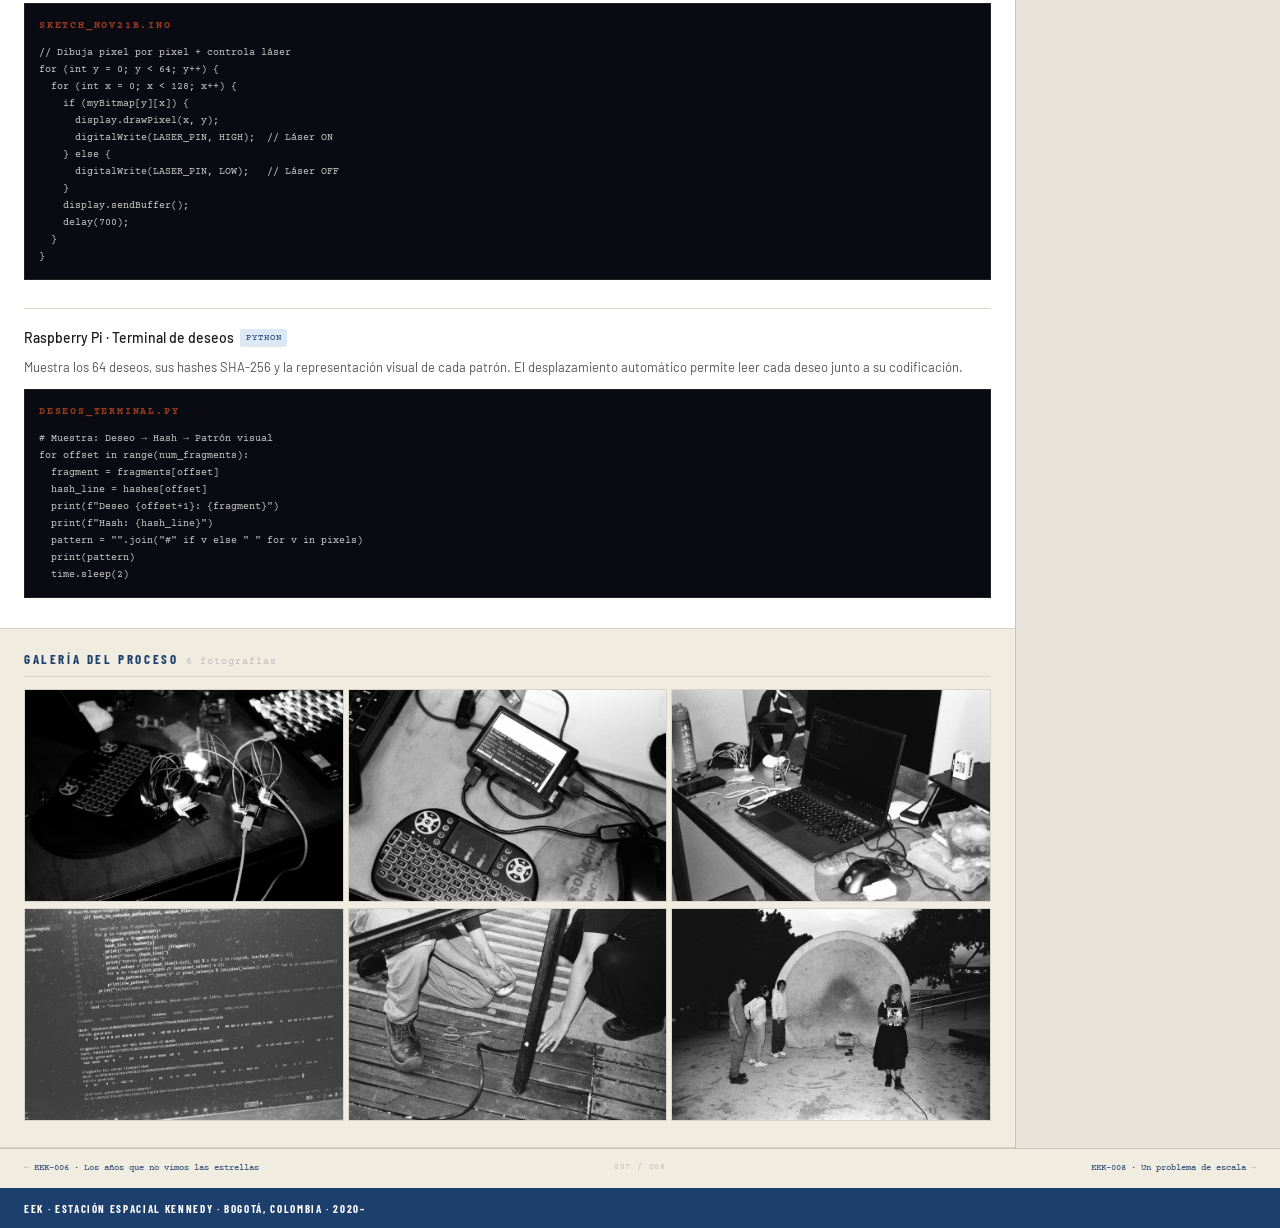
<file: obras/eek-007.html>
<!DOCTYPE html>
<html lang="es">
<head>
  <meta charset="UTF-8">
  <meta name="viewport" content="width=device-width, initial-scale=1.0">
  <title>EEK-007 · En la Tierra, silencio · Estación Espacial Kennedy</title>
  <meta name="description" content="En la Tierra, silencio — Enviar cosas al cielo esperando respuesta · Medellín 2024 · Parque de los Deseos · EEK">
  <link rel="stylesheet" href="../css/eek.css">
  <style>
    .obra-layout { display: grid; grid-template-columns: 1fr 264px; }
    .obra-main { border-right: 1px solid var(--beige-pale); }
    .obra-aside {
      padding: 16px;
      background: var(--beige);
      display: flex;
      flex-direction: column;
      gap: 12px;
    }
    .obra-header {
      background: var(--beige-mid);
      border-bottom: 1px solid var(--beige-pale);
      padding: 24px 24px 0;
      display: grid;
      grid-template-columns: auto 1fr;
      gap: 20px;
    }
    .obra-id-vert {
      writing-mode: vertical-rl;
      transform: rotate(180deg);
      font-family: var(--mono);
      font-size: 9px;
      letter-spacing: 0.3em;
      text-transform: uppercase;
      color: var(--gris);
      padding-top: 4px;
    }
    .obra-num {
      font-family: var(--mono);
      font-size: 8px;
      letter-spacing: 0.2em;
      color: var(--azul);
      margin-bottom: 10px;
      font-weight: 700;
    }
    .obra-title {
      font-family: var(--cond);
      font-size: 46px;
      font-weight: 900;
      line-height: 0.9;
      text-transform: uppercase;
      margin-bottom: 4px;
      color: var(--negro);
      white-space: nowrap;
    }
    .obra-title-en {
      font-size: 13px;
      color: #888;
      font-style: italic;
      letter-spacing: 0.06em;
    }
    .img-main-wrap {
      width: 100%;
      aspect-ratio: 3/2;
      background: #0a0a12;
      overflow: hidden;
      margin-bottom: 6px;
    }
    .img-main-wrap img {
      width: 100%; height: 100%;
      object-fit: cover;
    }
    .img-thumbs {
      display: grid;
      grid-template-columns: repeat(3, 1fr);
      gap: 4px;
      margin-bottom: 6px;
    }
    .img-thumb {
      aspect-ratio: 3/2;
      background: var(--beige);
      overflow: hidden;
      cursor: pointer;
      border: 1px solid var(--beige-dark);
    }
    .img-thumb img {
      width: 100%; height: 100%;
      object-fit: cover;
      transition: opacity 0.15s;
    }
    .img-thumb:hover img { opacity: 0.85; }
    .img-placeholder {
      width: 100%;
      height: 100%;
      display: flex;
      align-items: center;
      justify-content: center;
      font-family: var(--mono);
      font-size: 9px;
      color: var(--gris-pale);
      text-align: center;
      padding: 12px;
    }

    /* ES-EN Toggle */
    .nav-lang {
      font-family: var(--mono);
      font-size: 10px;
      color: var(--azul);
      font-weight: 700;
      cursor: pointer;
      user-select: none;
    }
    .nav-lang .lang-sep { color: var(--gris-light); font-weight: 400; margin: 0 2px; }
    .nav-lang .lang-active { border-bottom: 1px solid var(--azul); }
    body.lang-es .lang-en,
    body.lang-es .lang-en-block { display: none !important; }
    body.lang-en .lang-es-inline,
    body.lang-en .lang-es-block { display: none !important; }

    /* Breadcrumb */
    .breadcrumb { color: var(--gris) !important; }
    .breadcrumb a { color: var(--azul) !important; }

    /* Topbar blanco */
    .topbar-l, .topbar-r { color: var(--blanco) !important; }
    .topbar-dot { background: var(--blanco) !important; }

    /* Footer blanco */
    .footer { background: var(--azul); }
    .footer-l { color: var(--blanco); }
    .footer-r { color: var(--blanco); }

    /* Textos en inglés: solo color, sin forzar tamaño de tipografía */
    .lang-en { color: #888 !important; }

    /* Ficha strip */
    .ficha-key { font-size: 8px !important; color: var(--gris) !important; }
    .ficha-val { font-size: 11px !important; }

    /* Captions de fotos */
    .img-main-wrap + p,
    .img-thumbs + p { font-size: 10px !important; color: var(--gris) !important; }

    /* Documentación técnica */
    .proceso-body { font-size: 13px !important; }
    .proceso-title { font-size: 14px !important; }
    .pi-tag { font-size: 9px !important; }
    .code-label { font-size: 10px !important; }
    .code-content { font-size: 10px !important; }

    /* Bloque conceptual */
    .conceptual-block {
      background: var(--blanco);
      border: 2px solid var(--negro);
      padding: 28px 24px;
      margin: 16px 0;
      position: relative;
    }
    .conceptual-label {
      font-family: var(--mono);
      font-size: 8px;
      letter-spacing: 0.25em;
      text-transform: uppercase;
      color: var(--rojo);
      font-weight: 700;
      margin-bottom: 16px;
    }
    .conceptual-title {
      font-family: var(--cond);
      font-size: 28px;
      font-weight: 900;
      text-transform: uppercase;
      line-height: 1.1;
      margin-bottom: 16px;
      color: var(--negro);
    }
    .conceptual-body {
      font-size: 14px;
      color: #555;
      line-height: 1.95;
      margin-bottom: 12px;
    }
    .conceptual-quote {
      font-size: 16px;
      color: var(--negro);
      font-style: italic;
      border-left: 3px solid var(--azul);
      padding-left: 16px;
      margin: 18px 0;
      line-height: 1.6;
    }

    .code-block {
      background: #0a0a12;
      border: 1px solid #222;
      padding: 14px;
      margin: 10px 0;
      overflow-x: auto;
    }
    .code-label {
      font-family: var(--mono);
      font-size: 8px;
      letter-spacing: 0.18em;
      text-transform: uppercase;
      color: var(--rojo);
      margin-bottom: 10px;
      font-weight: 700;
    }
    .code-content {
      font-family: var(--mono);
      font-size: 9px;
      color: #ccc;
      line-height: 1.7;
      white-space: pre;
    }
    .code-comment { color: #666; }
    .code-keyword { color: var(--azul-light); }
    .code-string { color: #e8e4d9; }
    .code-func { color: var(--azul-pale); }

    @media (max-width: 700px) {
      .obra-layout { grid-template-columns: 1fr; }
      .obra-aside { border-top: 1px solid var(--beige-pale); }
      .obra-header { grid-template-columns: 1fr; }
      .obra-id-vert { display: none; }
    }
  </style>
</head>
<body>

<div class="topbar">
  <span class="topbar-l">EEK · <span class="lang-es-inline">Archivo de obras · Registro EEK-007</span><span class="lang-en">Works archive · Record EEK-007</span></span>
  <span class="topbar-r">
    <span class="topbar-dot"></span>
    <span class="lang-es-inline">Estación Espacial Kennedy · Bogotá</span><span class="lang-en">Kennedy Space Station · Bogotá</span>
  </span>
</div>

<nav class="nav">
  <a class="nav-logo" href="../index.html">
    <img class="nav-logo-img" src="../img/logo-eek.png" alt="EEK · Estación Espacial Kennedy" style="height:44px;width:auto;display:block;">
  </a>
  <div class="nav-links">
    <a href="index.html" class="active"><span class="lang-es-inline">Obras</span><span class="lang-en">Works</span></a>
    <a href="../manifiesto.html"><span class="lang-es-inline">Manifiesto</span><span class="lang-en">Manifesto</span></a>
    <a href="../prensa.html"><span class="lang-es-inline">Prensa</span><span class="lang-en">Press</span></a>
    <a href="../contacto.html"><span class="lang-es-inline">Contacto</span><span class="lang-en">Contact</span></a>
    <span class="nav-lang" id="lang-toggle" onclick="toggleLang()">
      <span class="lang-es-label lang-active">ES</span>
      <span class="lang-sep">·</span>
      <span class="lang-en-label">EN</span>
    </span>
  </div>
</nav>

<div class="breadcrumb">
  <a href="../index.html"><span class="lang-es-inline">Inicio</span><span class="lang-en">Home</span></a>
  <span class="breadcrumb-sep">·</span>
  <a href="index.html"><span class="lang-es-inline">Archivo de obras</span><span class="lang-en">Works archive</span></a>
  <span class="breadcrumb-sep">·</span>
  EEK-007 · En la Tierra, silencio
</div>

<!-- ── Header de la obra ────────────────────────────────── -->
<div class="obra-header">
  <div class="obra-id-vert"><span class="lang-es-inline">Registro de obra · EEK</span><span class="lang-en">Work record · EEK</span></div>
  <div>
    <div class="obra-num">EEK-007 · <span class="lang-es-inline">Instalación · Señales · Inteligencia artificial · Medellín · 2024</span><span class="lang-en">Installation · Signals · Artificial Intelligence · Medellín · 2024</span></div>
    <h1 class="obra-title">En la Tierra, silencio</h1>
    <div class="obra-title-en lang-en">On Earth, Silence</div>
    <div class="ficha-strip">
      <div class="ficha-cell"><div class="ficha-key"><span class="lang-es-inline">Año</span><span class="lang-en">Year</span></div><div class="ficha-val ficha-val-blue">2024</div></div>
      <div class="ficha-cell"><div class="ficha-key"><span class="lang-es-inline">Lugar</span><span class="lang-en">Place</span></div><div class="ficha-val">Medellín · Colombia</div></div>
      <div class="ficha-cell"><div class="ficha-key"><span class="lang-es-inline">Primera activación</span><span class="lang-en">First activation</span></div><div class="ficha-val dp-val-blue"><span class="lang-es-inline">Parque de los Deseos · Mensajes a distancia</span><span class="lang-en">Parque de los Deseos · Messages from afar</span></div></div>
      <div class="ficha-cell"><div class="ficha-key"><span class="lang-es-inline">Estado actual</span><span class="lang-en">Current state</span></div><div class="ficha-val"><span class="lang-es-inline">Estructura de piedra · Pulsos activos</span><span class="lang-en">Stone structure · Active pulses</span></div></div>
      <div class="ficha-cell"><div class="ficha-key"><span class="lang-es-inline">Tipo</span><span class="lang-en">Type</span></div><div class="ficha-val"><span class="lang-es-inline">Instalación</span><span class="lang-en">Installation</span></div></div>
      <div class="ficha-cell"><div class="ficha-key"><span class="lang-es-inline">Técnica</span><span class="lang-en">Technique</span></div><div class="ficha-val"><span class="lang-es-inline">Inteligencia artificial · Señales · Arduino · Láser</span><span class="lang-en">Artificial Intelligence · Signals · Arduino · Laser</span></div></div>
      <div class="ficha-cell"><div class="ficha-key"><span class="lang-es-inline">Entrada</span><span class="lang-en">Input</span></div><div class="ficha-val"><span class="lang-es-inline">64 deseos generados por inteligencia artificial</span><span class="lang-en">64 wishes generated by artificial intelligence</span></div></div>
      <div class="ficha-cell"><div class="ficha-key"><span class="lang-es-inline">Proceso</span><span class="lang-en">Process</span></div><div class="ficha-val">SHA-256 → Binary → Light + Sound</div></div>
      <div class="ficha-cell"><div class="ficha-key"><span class="lang-es-inline">Hardware</span><span class="lang-en">Hardware</span></div><div class="ficha-val">3× Arduino · OLED · <span class="lang-es-inline">Láser · Zumbador · LDR · RPi</span><span class="lang-en">Laser · Buzzer · LDR · RPi</span></div></div>
      <div class="ficha-cell"><div class="ficha-key"><span class="lang-es-inline">Registro</span><span class="lang-en">Record</span></div><div class="ficha-val">EEK-007</div></div>
      <div class="ficha-cell"><div class="ficha-key"><span class="lang-es-inline">Serie</span><span class="lang-en">Series</span></div><div class="ficha-val">2020–2026</div></div>
    </div>
  </div>
</div>

<!-- ── Cuerpo ───────────────────────────────────────────── -->
<div class="obra-layout">
  <div class="obra-main">

    <!-- Imagen principal -->
    <div class="sec sec-white">
      <div class="sec-label"><span class="lang-es-inline">Documentación visual</span><span class="lang-en">Visual documentation</span></div>
      <div class="img-main-wrap">
        <img src="../img/obras/eek-007-main.jpg" alt="En la Tierra, silencio — instalación · Medellín 2024">
      </div>
      <p style="font-family:var(--mono);font-size:8px;color:var(--gris-pale);letter-spacing:.06em;margin-bottom:14px">
        <span class="lang-es-inline">Fig. 01 · Instalación · Parque de los Deseos · Medellín · 2024</span>
        <span class="lang-en">Fig. 01 · Installation · Parque de los Deseos · Medellín · 2024</span>
      </p>
      <div class="img-thumbs">
        <div class="img-thumb"><img src="../img/obras/eek-007-b.jpg" alt="Circuito electrónico · Electronic circuit"></div>
        <div class="img-thumb"><img src="../img/obras/eek-007-c.jpg" alt="Pantalla OLED con patrones · OLED screen with patterns"></div>
        <div class="img-thumb"><img src="../img/obras/eek-007-d.jpg" alt="Módulo láser · Laser module"></div>
      </div>
      <p style="font-family:var(--mono);font-size:7px;color:var(--gris-pale);letter-spacing:.05em">
        <span class="lang-es-inline">Fig. 02–04 · Circuito · Pantalla OLED · Láser · EEK-007 · 2024</span>
        <span class="lang-en">Fig. 02–04 · Circuit · OLED Screen · Laser · EEK-007 · 2024</span>
      </p>
    </div>

    <!-- Bloque conceptual + Descripción -->
    <div class="sec sec-cream">

      <!-- Bloque ES -->
      <div class="lang-es-block">
        <div class="conceptual-block">
          <div class="conceptual-label">Concepto · Concept</div>
          <div class="conceptual-title">Enviar cosas al cielo esperando respuesta</div>
          <p class="conceptual-body">Alguna vez leí o escuché que muchas veces confundíamos el brillo de los satélites con estrellas fugaces. Pensé en todos los deseos pedidos que se estrellaron contra el silencio, incluso los míos: <em>"Le estuve pidiendo deseos a los satélites, con razón no volviste"</em>.</p>
          <p class="conceptual-body">Nuestra relación con el vacío infinito siempre ha sido la de enviar cosas: discos, satélites, sondas, rovers, telescopios, señales de radio, humanos, deseos… Y la respuesta a muchas de esas cosas que hemos lanzado en busca de respuestas ha sido el <strong>SILENCIO</strong> del espacio sideral.</p>
          <div class="conceptual-quote">Quizás son nuestros intentos de poder ser y existir afuera de este mundo.</div>
        </div>

        <div class="sec-label">Sobre la obra · About the work</div>
        <p style="font-size:15px;color:#444;line-height:1.95;margin-bottom:14px">
          <strong>En la Tierra, silencio</strong> surge de una reflexión sobre nuestra relación con el vacío cósmico: enviar cosas al cielo esperando respuesta. Durante siglos hemos lanzado discos, sondas, satélites, señales de radio y deseos, que en su mayoría se pierden en el silencio del espacio sideral. La obra se inscribe en esa tradición de intentos por existir más allá de este mundo, transformando <strong>64 deseos generados por una inteligencia artificial</strong> en un hash binario que se transmite mediante el parpadeo de un láser y el sonido intermitente de un zumbador.
        </p>
        <p style="font-size:14px;color:#555;line-height:1.9;margin-bottom:14px">
          El sistema compacto de microcontroladores y pantallas OLED convierte los deseos en un lenguaje mínimo de luz y sonido, como destellos frágiles y efímeros. Su primera activación tuvo lugar en <strong>Medellín, sobre la escultura "Mensajes a distancia" en el Parque de los Deseos</strong>. Actualmente, el dispositivo se encuentra sobre una estructura de piedra, enviando pulsos de deseo al vacío y recordándonos la fragilidad de nuestra voz cuando intenta atravesar el silencio del universo.
        </p>
        <p style="font-size:13px;color:#666;line-height:1.8;margin-bottom:14px;font-style:italic">
          Esta obra es resultado de una residencia artística en el <strong>Exploratorio del Parque Explora</strong> realizada en noviembre de 2024.
        </p>
      </div>

      <!-- Bloque EN -->
      <div class="lang-en-block">
        <div class="conceptual-block">
          <div class="conceptual-label">Concept · Concepto</div>
          <div class="conceptual-title">Sending things to the sky waiting for an answer</div>
          <p class="conceptual-body">I once read or heard that we often confused the brightness of satellites with shooting stars. I thought of all the wishes that crashed against silence, including mine: <em>"I was wishing upon satellites, no wonder you never came back"</em>.</p>
          <p class="conceptual-body">Our relationship with the infinite void has always been about sending things: discs, satellites, probes, rovers, telescopes, radio signals, humans, wishes… And the response to many of those things we launched seeking answers has been the <strong>SILENCE</strong> of outer space.</p>
          <div class="conceptual-quote">Perhaps they are our attempts to be and exist outside this world.</div>
        </div>

        <div class="sec-label">About the work · Sobre la obra</div>
        <p style="font-size:15px;color:#444;line-height:1.95;margin-bottom:14px">
          <strong>On Earth, Silence</strong> emerges from a reflection on our relationship with the cosmic void: sending things to the sky waiting for an answer. For centuries we have launched discs, probes, satellites, radio signals and wishes, most of which are lost in the silence of outer space. The work is inscribed in that tradition of attempts to exist beyond this world, transforming <strong>64 wishes generated by artificial intelligence</strong> into a binary hash transmitted through the flickering of a laser and the intermittent sound of a buzzer.
        </p>
        <p style="font-size:14px;color:#555;line-height:1.9;margin-bottom:14px">
          The compact system of microcontrollers and OLED screens converts wishes into a minimal language of light and sound, like fragile and ephemeral flashes. Its first activation took place in <strong>Medellín, on the sculpture "Mensajes a distancia" at the Parque de los Deseos</strong>. Currently, the device sits on a stone structure, sending pulses of wish into the void and reminding us of the fragility of our voice when it tries to cross the silence of the universe.
        </p>
        <p style="font-size:13px;color:#666;line-height:1.8;margin-bottom:14px;font-style:italic">
          This work is the result of an artistic residency at the <strong>Exploratorio del Parque Explora</strong> held in November 2024.
        </p>
      </div>

    </div>

    <!-- Proceso técnico -->
    <div class="sec sec-white">
      <div class="sec-label">
        <span class="lang-es-inline">Documentación técnica</span>
        <span class="lang-en">Technical documentation</span>
        <span class="sec-label-sub"><span class="lang-es-inline">código fuente · hardware · sistema</span><span class="lang-en">source code · hardware · system</span></span>
      </div>

      <!-- Sistema ES -->
      <div class="lang-es-block">
        <div class="proceso-item">
          <div class="proceso-title">
            Sistema de señales
            <span class="pi-tag tag-tecnica">64 deseos → SHA-256 → Binario → Luz + Sonido</span>
          </div>
          <p class="proceso-body">El sistema toma 64 deseos generados por inteligencia artificial. Cada deseo se procesa mediante la función hash SHA-256, produciendo una cadena hexadecimal única de 64 caracteres. Esta cadena se convierte en un patrón binario de 128 píxeles que se renderiza en tres pantallas OLED de 128×64, cada una con un comportamiento diferenciado.</p>
        </div>

        <div class="proceso-item">
          <div class="proceso-title">
            Generador de bitmap · Python
            <span class="pi-tag tag-herramienta">Python</span>
            <span class="pi-tag tag-herramienta">SHA-256</span>
            <span class="pi-tag tag-herramienta">PIL</span>
          </div>
          <p class="proceso-body">Script Python que genera el archivo <code>bitmap_output.h</code> compatible con Arduino. Contiene una matriz de 64×128 valores binarios (0s y 1s). También genera una representación en consola con los deseos, sus hashes y patrones visuales.</p>
          <a class="proceso-link" href="https://github.com/Minombreesana/eek-007-tecnico" target="_blank" rel="noopener">
            ↗ <span class="lang-es-inline">Repositorio técnico completo</span><span class="lang-en">Complete technical repository</span>
          </a>
        </div>

        <div class="proceso-item">
          <div class="proceso-title">
            Arduino 1 · Pantalla OLED + Zumbador
            <span class="pi-tag tag-tecnica">U8G2</span>
            <span class="pi-tag tag-herramienta">Buzzer pin 3</span>
          </div>
          <p class="proceso-body">Dibuja el bitmap punto por punto. Cada pixel encendido (1) activa el zumbador. Delay de 700ms entre píxeles — ritmo lento y meditativo.</p>
          <div class="code-block">
            <div class="code-label">zumbador.ino</div>
            <div class="code-content">// Dibuja pixel por pixel + activa buzzer
for (int y = 0; y &lt; 64; y++) {
  for (int x = 0; x &lt; 128; x++) {
    if (myBitmap[y][x]) {
      display.drawPixel(x, y);
      digitalWrite(BUZZER_PIN, HIGH);
    } else {
      digitalWrite(BUZZER_PIN, LOW);
    }
    display.sendBuffer();
    delay(700);
  }
}</div>
          </div>
        </div>

        <div class="proceso-item">
          <div class="proceso-title">
            Arduino 2 · Pantalla central (todo completo)
            <span class="pi-tag tag-tecnica">U8G2</span>
          </div>
          <p class="proceso-body">Muestra el bitmap completo de una vez — 64 deseos codificados simultáneamente como un campo visual denso de patrones abstractos.</p>
          <div class="code-block">
            <div class="code-label">sketch_nov11e.ino</div>
            <div class="code-content">// Dibuja TODO el bitmap de una vez
for (int y = 0; y &lt; 64; y++) {
  for (int x = 0; x &lt; 128; x++) {
    if (myBitmap[y][x]) {
      display.drawPixel(x, y);
    }
  }
}
display.sendBuffer();
delay(2000);</div>
          </div>
        </div>

        <div class="proceso-item">
          <div class="proceso-title">
            Arduino 3 · Pantalla OLED + Láser
            <span class="pi-tag tag-tecnica">U8G2</span>
            <span class="pi-tag tag-herramienta">Láser pin 3 · LDR A0</span>
          </div>
          <p class="proceso-body">Dibuja punto por punto. Cada pixel encendido activa el módulo láser. El sensor LDR lee la luz ambiental y modula el comportamiento del sistema.</p>
          <div class="code-block">
            <div class="code-label">sketch_nov21b.ino</div>
            <div class="code-content">// Dibuja pixel por pixel + controla láser
for (int y = 0; y &lt; 64; y++) {
  for (int x = 0; x &lt; 128; x++) {
    if (myBitmap[y][x]) {
      display.drawPixel(x, y);
      digitalWrite(LASER_PIN, HIGH);  // Láser ON
    } else {
      digitalWrite(LASER_PIN, LOW);   // Láser OFF
    }
    display.sendBuffer();
    delay(700);
  }
}</div>
          </div>
        </div>

        <div class="proceso-item">
          <div class="proceso-title">
            Raspberry Pi · Terminal de deseos
            <span class="pi-tag tag-herramienta">Python</span>
          </div>
          <p class="proceso-body">Muestra los 64 deseos, sus hashes SHA-256 y la representación visual de cada patrón. El desplazamiento automático permite leer cada deseo junto a su codificación.</p>
          <div class="code-block">
            <div class="code-label">deseos_terminal.py</div>
            <div class="code-content"># Muestra: Deseo → Hash → Patrón visual
for offset in range(num_fragments):
  fragment = fragments[offset]
  hash_line = hashes[offset]
  print(f"Deseo {offset+1}: {fragment}")
  print(f"Hash: {hash_line}")
  pattern = "".join("#" if v else " " for v in pixels)
  print(pattern)
  time.sleep(2)</div>
          </div>
        </div>
      </div>

      <!-- Sistema EN -->
      <div class="lang-en-block">
        <div class="proceso-item">
          <div class="proceso-title">
            Signal system
            <span class="pi-tag tag-tecnica">64 wishes → SHA-256 → Binary → Light + Sound</span>
          </div>
          <p class="proceso-body">The system takes 64 wishes generated by artificial intelligence. Each wish is processed through the SHA-256 hash function, producing a unique 64-character hexadecimal string. This string is converted into a 128-pixel binary pattern rendered on three 128×64 OLED screens, each with a differentiated behavior.</p>
        </div>

        <div class="proceso-item">
          <div class="proceso-title">
            Bitmap generator · Python
            <span class="pi-tag tag-herramienta">Python</span>
            <span class="pi-tag tag-herramienta">SHA-256</span>
            <span class="pi-tag tag-herramienta">PIL</span>
          </div>
          <p class="proceso-body">Python script that generates the <code>bitmap_output.h</code> file compatible with Arduino. Contains a 64×128 matrix of binary values (0s and 1s). Also generates a console representation with wishes, their hashes and visual patterns.</p>
          <a class="proceso-link" href="https://github.com/Minombreesana/eek-007-tecnico" target="_blank" rel="noopener">
            ↗ <span class="lang-en">Complete technical repository</span>
          </a>
        </div>

        <div class="proceso-item">
          <div class="proceso-title">
            Arduino 1 · OLED Screen + Buzzer
            <span class="pi-tag tag-tecnica">U8G2</span>
            <span class="pi-tag tag-herramienta">Buzzer pin 3</span>
          </div>
          <p class="proceso-body">Draws the bitmap pixel by pixel. Each lit pixel (1) activates the buzzer. 700ms delay between pixels — slow and meditative rhythm.</p>
          <div class="code-block">
            <div class="code-label">zumbador.ino</div>
            <div class="code-content">// Draws pixel by pixel + activates buzzer
for (int y = 0; y &lt; 64; y++) {
  for (int x = 0; x &lt; 128; x++) {
    if (myBitmap[y][x]) {
      display.drawPixel(x, y);
      digitalWrite(BUZZER_PIN, HIGH);
    } else {
      digitalWrite(BUZZER_PIN, LOW);
    }
    display.sendBuffer();
    delay(700);
  }
}</div>
          </div>
        </div>

        <div class="proceso-item">
          <div class="proceso-title">
            Arduino 2 · Central screen (complete)
            <span class="pi-tag tag-tecnica">U8G2</span>
          </div>
          <p class="proceso-body">Shows the complete bitmap at once — 64 wishes encoded simultaneously as a dense visual field of abstract patterns.</p>
          <div class="code-block">
            <div class="code-label">sketch_nov11e.ino</div>
            <div class="code-content">// Draws the ENTIRE bitmap at once
for (int y = 0; y &lt; 64; y++) {
  for (int x = 0; x &lt; 128; x++) {
    if (myBitmap[y][x]) {
      display.drawPixel(x, y);
    }
  }
}
display.sendBuffer();
delay(2000);</div>
          </div>
        </div>

        <div class="proceso-item">
          <div class="proceso-title">
            Arduino 3 · OLED Screen + Laser
            <span class="pi-tag tag-tecnica">U8G2</span>
            <span class="pi-tag tag-herramienta">Laser pin 3 · LDR A0</span>
          </div>
          <p class="proceso-body">Draws pixel by pixel. Each lit pixel activates the laser module. The LDR sensor reads ambient light and modulates the system's behavior.</p>
          <div class="code-block">
            <div class="code-label">sketch_nov21b.ino</div>
            <div class="code-content">// Draws pixel by pixel + controls laser
for (int y = 0; y &lt; 64; y++) {
  for (int x = 0; x &lt; 128; x++) {
    if (myBitmap[y][x]) {
      display.drawPixel(x, y);
      digitalWrite(LASER_PIN, HIGH);  // Laser ON
    } else {
      digitalWrite(LASER_PIN, LOW);   // Laser OFF
    }
    display.sendBuffer();
    delay(700);
  }
}</div>
          </div>
        </div>

        <div class="proceso-item">
          <div class="proceso-title">
            Raspberry Pi · Wish terminal
            <span class="pi-tag tag-herramienta">Python</span>
          </div>
          <p class="proceso-body">Displays the 64 wishes, their SHA-256 hashes and the visual representation of each pattern. Automatic scrolling allows reading each wish alongside its encoding.</p>
          <div class="code-block">
            <div class="code-label">deseos_terminal.py</div>
            <div class="code-content"># Shows: Wish → Hash → Visual pattern
for offset in range(num_fragments):
  fragment = fragments[offset]
  hash_line = hashes[offset]
  print(f"Wish {offset+1}: {fragment}")
  print(f"Hash: {hash_line}")
  pattern = "".join("#" if v else " " for v in pixels)
  print(pattern)
  time.sleep(2)</div>
          </div>
        </div>
      </div>
    </div>

    <!-- Galería del proceso -->
    <div class="sec sec-cream">
      <div class="sec-label">
        <span class="lang-es-inline">Galería del proceso</span><span class="lang-en">Process gallery</span>
        <span class="sec-label-sub">6 <span class="lang-es-inline">fotografías</span><span class="lang-en">photographs</span></span>
      </div>
      <div class="img-thumbs">
        <div class="img-thumb"><img src="../img/obras/eek-007-proceso-01.jpg" alt="Proceso 01" loading="lazy"></div>
        <div class="img-thumb"><img src="../img/obras/eek-007-proceso-02.jpg" alt="Proceso 02" loading="lazy"></div>
        <div class="img-thumb"><img src="../img/obras/eek-007-proceso-03.jpg" alt="Proceso 03" loading="lazy"></div>
      </div>
      <div class="img-thumbs" style="margin-top:4px">
        <div class="img-thumb"><img src="../img/obras/eek-007-proceso-04.jpg" alt="Proceso 04" loading="lazy"></div>
        <div class="img-thumb"><img src="../img/obras/eek-007-proceso-05.jpg" alt="Proceso 05" loading="lazy"></div>
        <div class="img-thumb"><img src="../img/obras/eek-007-proceso-06.jpg" alt="Proceso 06" loading="lazy"></div>
      </div>
    </div>

  </div>

  <!-- ── Aside ──────────────────────────────────────────── -->
  <div class="obra-aside">
    <div class="data-panel">
      <div class="data-panel-head"><span class="dp-title"><span class="lang-es-inline">Ficha técnica</span><span class="lang-en">Technical sheet</span></span></div>
      <div class="dp-row"><span class="dp-key"><span class="lang-es-inline">Tipo</span><span class="lang-en">Type</span></span><span class="dp-val"><span class="lang-es-inline">Instalación</span><span class="lang-en">Installation</span></span></div>
      <div class="dp-row"><span class="dp-key"><span class="lang-es-inline">Año</span><span class="lang-en">Year</span></span><span class="dp-val">2024</span></div>
      <div class="dp-row"><span class="dp-key"><span class="lang-es-inline">Lugar</span><span class="lang-en">Place</span></span><span class="dp-val">Medellín · Colombia</span></div>
      <div class="dp-row"><span class="dp-key"><span class="lang-es-inline">Primera activación</span><span class="lang-en">First activation</span></span><span class="dp-val dp-val-blue"><span class="lang-es-inline">Parque de los Deseos</span><span class="lang-en">Parque de los Deseos</span></span></div>
      <div class="dp-row"><span class="dp-key"><span class="lang-es-inline">Estado</span><span class="lang-en">Status</span></span><span class="dp-val dp-val-blue"><span class="lang-es-inline">Activo</span><span class="lang-en">Active</span></span></div>
      <div class="dp-row"><span class="dp-key"><span class="lang-es-inline">Pantallas</span><span class="lang-en">Screens</span></span><span class="dp-val">3× OLED 128×64</span></div>
      <div class="dp-row"><span class="dp-key"><span class="lang-es-inline">Sonido</span><span class="lang-en">Sound</span></span><span class="dp-val"><span class="lang-es-inline">Zumbador intermitente</span><span class="lang-en">Intermittent buzzer</span></span></div>
      <div class="dp-row"><span class="dp-key"><span class="lang-es-inline">Luz</span><span class="lang-en">Light</span></span><span class="dp-val"><span class="lang-es-inline">Láser + LDR</span><span class="lang-en">Laser + LDR</span></span></div>
      <div class="dp-row"><span class="dp-key"><span class="lang-es-inline">Entrada</span><span class="lang-en">Input</span></span><span class="dp-val">64 <span class="lang-es-inline">deseos (inteligencia artificial)</span><span class="lang-en">wishes (artificial intelligence)</span></span></div>
      <div class="dp-row"><span class="dp-key"><span class="lang-es-inline">Codificación</span><span class="lang-en">Encoding</span></span><span class="dp-val">SHA-256 → Binary</span></div>
    </div>

    <div class="data-panel">
      <div class="data-panel-head"><span class="dp-title"><span class="lang-es-inline">Sistema · 3 pantallas</span><span class="lang-en">System · 3 screens</span></span></div>
      <div class="dp-row"><span class="dp-key"><span class="lang-es-inline">Pantalla 1</span><span class="lang-en">Screen 1</span></span><span class="dp-val"><span class="lang-es-inline">Pixel×pixel + zumbador</span><span class="lang-en">Pixel×pixel + buzzer</span></span></div>
      <div class="dp-row"><span class="dp-key"><span class="lang-es-inline">Pantalla 2</span><span class="lang-en">Screen 2</span></span><span class="dp-val dp-val-blue"><span class="lang-es-inline">Todo completo</span><span class="lang-en">Complete view</span></span></div>
      <div class="dp-row"><span class="dp-key"><span class="lang-es-inline">Pantalla 3</span><span class="lang-en">Screen 3</span></span><span class="dp-val"><span class="lang-es-inline">Pixel×pixel + láser</span><span class="lang-en">Pixel×pixel + laser</span></span></div>
      <div class="dp-row"><span class="dp-key"><span class="lang-es-inline">Terminal</span><span class="lang-en">Terminal</span></span><span class="dp-val"><span class="lang-es-inline">Deseo + hash + patrón</span><span class="lang-en">Wish + hash + pattern</span></span></div>
    </div>

    <div class="links-block">
      <div class="data-panel-head"><span class="dp-title"><span class="lang-es-inline">Vínculos</span><span class="lang-en">Links</span></span></div>
      <a class="link-item" href="https://github.com/Minombreesana/eek-007-tecnico" target="_blank" rel="noopener">
        <span class="link-item-type">GITHUB</span>
        <span class="link-item-label"><span class="lang-es-inline">Repositorio técnico completo</span><span class="lang-en">Complete technical repository</span></span>
        <span class="link-item-arrow">↗</span>
      </a>
      <a class="link-item" href="https://www.parquedelosdeseos.com" target="_blank" rel="noopener">
        <span class="link-item-type"><span class="lang-es-inline">LUGAR</span><span class="lang-en">PLACE</span></span>
        <span class="link-item-label">Parque de los Deseos · Medellín</span>
        <span class="link-item-arrow">↗</span>
      </a>
    </div>

    <div class="data-panel">
      <div class="data-panel-head"><span class="dp-title"><span class="lang-es-inline">En esta serie · EEK 2020–2026</span><span class="lang-en">In this series · EEK 2020–2026</span></span></div>
      <div class="dp-row"><span class="dp-key">EEK-008</span><span class="dp-val"><a href="eek-008.html" style="color:var(--azul);text-decoration:none"><span class="lang-es-inline">Un problema de escala</span><span class="lang-en">A Problem of Scale</span></a></span></div>
      <div class="dp-row"><span class="dp-key">EEK-007</span><span class="dp-val dp-val-blue"><span class="lang-es-inline">En la Tierra, silencio ←</span><span class="lang-en">On Earth, Silence ←</span></span></div>
      <div class="dp-row"><span class="dp-key">EEK-006</span><span class="dp-val"><a href="eek-006.html" style="color:var(--azul);text-decoration:none"><span class="lang-es-inline">Los años que no vimos...</span><span class="lang-en">The Years We Didn't See...</span></a></span></div>
    </div>
  </div>
</div>

<!-- ── Nav prev/next ────────────────────────────────────── -->
<div class="nav-obras">
  <div class="nav-obras-prev">← <a href="eek-006.html">EEK-006 · <span class="lang-es-inline">Los años que no vimos las estrellas</span><span class="lang-en">The Years We Didn't See the Stars</span></a></div>
  <div class="nav-obras-center">007 / 008</div>
  <div class="nav-obras-next"><a href="eek-008.html">EEK-008 · <span class="lang-es-inline">Un problema de escala</span><span class="lang-en">A Problem of Scale</span></a> →</div>
</div>

<footer class="footer">
  <span class="footer-l">EEK · <span class="lang-es-inline">Estación Espacial Kennedy · Bogotá, Colombia · 2020–</span><span class="lang-en">Kennedy Space Station · Bogotá, Colombia · 2020–</span></span>
</footer>

<script src="../js/eek.js"></script>
<script>
  EEK.initAPIs();
  EEK.initBot('bot-out', 'btn-gen', 'btn-auto');

  // ── Toggle ES / EN ──
  function toggleLang() {
    const body = document.body;
    const isEs = body.classList.contains('lang-es');
    if (isEs) {
      body.classList.remove('lang-es');
      body.classList.add('lang-en');
      localStorage.setItem('eek-lang', 'en');
    } else {
      body.classList.remove('lang-en');
      body.classList.add('lang-es');
      localStorage.setItem('eek-lang', 'es');
    }
    updateLangLabels();
  }
  function updateLangLabels() {
    const isEs = document.body.classList.contains('lang-es');
    const esLabel = document.querySelector('.lang-es-label');
    const enLabel = document.querySelector('.lang-en-label');
    if (esLabel) esLabel.classList.toggle('lang-active', isEs);
    if (enLabel) enLabel.classList.toggle('lang-active', !isEs);
  }
  const savedLang = localStorage.getItem('eek-lang') || 'es';
  document.body.classList.add('lang-' + savedLang);
  updateLangLabels();
</script>
</body>
</html>
</file>
<file: css/eek.css>
@import url('https://fonts.googleapis.com/css2?family=Barlow:ital,wght@0,400;0,500;1,400&family=Barlow+Condensed:wght@700;900&family=Courier+Prime:ital,wght@0,400;0,700;1,400&display=swap');

/* ─── Variables ─────────────────────────────────────────────── */
:root {
  --azul:       #1c3f6e;
  --azul-mid:   #2a5a9e;
  --azul-light: #7aaad4;
  --azul-pale:  #4a7aaa;
  --beige:      #e8e4d9;
  --beige-mid:  #f0ece0;
  --beige-dark: #d8d4c8;
  --beige-pale: #c8c4b8;
  --blanco:     #ffffff;
  --negro:      #1a1a1a;
  --gris:       #888780;
  --gris-light: #aaa;
  --gris-pale:  #bbb;
  --rojo:       #993C1D;
  --mono:       'Courier Prime', monospace;
  --cond:       'Barlow Condensed', sans-serif;
  --sans:       'Barlow', sans-serif;
}

/* ─── Reset ─────────────────────────────────────────────────── */
*, *::before, *::after { box-sizing: border-box; margin: 0; padding: 0; }
html { scroll-behavior: smooth; }
body {
  font-family: var(--sans);
  font-size: 15px;
  color: var(--negro);
  background: var(--beige);
  line-height: 1.6;
}
img { display: block; max-width: 100%; }
a { color: inherit; }

/* ─── Topbar ─────────────────────────────────────────────────── */
.topbar {
  background: var(--azul);
  padding: 5px 24px;
  display: flex;
  justify-content: space-between;
  align-items: center;
}
.topbar-l,
.topbar-r {
  font-family: var(--mono);
  font-size: 9px;
  letter-spacing: 0.18em;
  text-transform: uppercase;
  color: var(--azul-pale);
}
.topbar-r { display: flex; align-items: center; gap: 8px; }
.topbar-dot {
  width: 5px; height: 5px;
  border-radius: 50%;
  background: var(--azul-pale);
  animation: blink 1.8s infinite;
}
@keyframes blink { 0%,100%{opacity:1} 50%{opacity:0.2} }

/* ─── Nav ────────────────────────────────────────────────────── */
.nav {
  background: var(--beige-mid);
  border-bottom: 2px solid var(--azul);
  padding: 0 24px;
  display: flex;
  justify-content: space-between;
  align-items: stretch;
}
.nav-logo {
  display: flex;
  align-items: center;
  gap: 14px;
  padding: 10px 0;
  text-decoration: none;
}
.nav-logo-eek {
  font-family: var(--cond);
  font-size: 30px;
  font-weight: 900;
  color: var(--negro);
  letter-spacing: 0.01em;
  line-height: 1;
}
.nav-logo-sep {
  width: 1px; height: 28px;
  background: var(--beige-pale);
}
.nav-logo-name {
  font-size: 10px;
  color: var(--gris);
  line-height: 1.55;
  letter-spacing: 0.03em;
}
.nav-logo-name em { color: var(--gris-pale); font-style: italic; }
.nav-links { display: flex; }
.nav-links a {
  font-size: 10px;
  letter-spacing: 0.14em;
  text-transform: uppercase;
  color: var(--azul);
  font-weight: 700;
  padding: 0 14px;
  display: flex;
  align-items: center;
  border-left: 1px solid var(--beige-dark);
  text-decoration: none;
  transition: background 0.15s;
}
.nav-links a:hover,
.nav-links a.active { background: var(--beige); }
.nav-links a.active { border-bottom: 2px solid var(--azul); }
.nav-lang {
  font-family: var(--mono);
  font-size: 10px;
  color: var(--gris-light);
  border-left: 1px solid var(--beige-dark);
  padding: 0 14px;
  display: flex;
  align-items: center;
  cursor: pointer;
}

/* ─── Breadcrumb ─────────────────────────────────────────────── */
.breadcrumb {
  background: var(--beige-mid);
  padding: 8px 24px;
  border-bottom: 1px solid var(--beige-dark);
  font-family: var(--mono);
  font-size: 10px;
  color: var(--gris-light);
  letter-spacing: 0.1em;
}
.breadcrumb a { color: var(--azul); text-decoration: none; }
.breadcrumb a:hover { text-decoration: underline; }
.breadcrumb-sep { color: var(--beige-pale); margin: 0 6px; }

/* ─── Sección genérica ───────────────────────────────────────── */
.sec { padding: 20px 24px; border-bottom: 1px solid var(--beige-dark); }
.sec-white { background: var(--blanco); }
.sec-cream { background: var(--beige-mid); }
.sec-beige { background: var(--beige); }
.sec-label {
  font-family: var(--cond);
  font-size: 13px;
  font-weight: 700;
  letter-spacing: 0.2em;
  text-transform: uppercase;
  color: var(--azul);
  margin-bottom: 12px;
  padding-bottom: 6px;
  border-bottom: 1px solid var(--beige-dark);
  display: flex;
  align-items: baseline;
  gap: 8px;
}
.sec-label-sub {
  font-family: var(--mono);
  font-size: 10px;
  color: var(--gris-pale);
  font-weight: 400;
  letter-spacing: 0.1em;
  text-transform: none;
}

/* ─── Data panel (sidebar) ───────────────────────────────────── */
.data-panel { background: var(--beige-mid); border: 1px solid var(--beige-pale); }
.data-panel-head {
  background: var(--azul);
  padding: 7px 12px;
  display: flex;
  justify-content: space-between;
  align-items: center;
}
.dp-title {
  font-family: var(--mono);
  font-size: 9px;
  letter-spacing: 0.2em;
  text-transform: uppercase;
  color: var(--azul-light);
  font-weight: 400;
}
.dp-id { font-family: var(--mono); font-size: 9px; color: #4a6a8a; }
.dp-row {
  display: flex;
  justify-content: space-between;
  align-items: baseline;
  padding: 6px 12px;
  border-bottom: 0.5px solid var(--beige);
}
.dp-row:last-child { border-bottom: none; }
.dp-key {
  font-family: var(--mono);
  font-size: 9px;
  letter-spacing: 0.14em;
  text-transform: uppercase;
  color: var(--gris-light);
}
.dp-val {
  font-family: var(--mono);
  font-size: 12px;
  color: var(--negro);
  text-align: right;
}
.dp-val-blue { color: var(--azul); font-weight: 700; }
.dp-val-red  { color: var(--rojo); font-weight: 700; }

/* ─── Astros block ───────────────────────────────────────────── */
.astro-block {
  background: var(--blanco);
  border: 1px solid var(--beige-pale);
  padding: 14px 12px;
}
.astro-num {
  font-family: var(--cond);
  font-size: 40px;
  font-weight: 900;
  color: var(--azul);
  line-height: 1;
}
.astro-label {
  font-size: 11px;
  color: var(--gris);
  line-height: 1.5;
  margin-top: 3px;
}
.astro-kennedy {
  font-family: var(--mono);
  font-size: 12px;
  color: var(--negro);
  margin-top: 10px;
  padding-top: 10px;
  border-top: 1px solid var(--beige);
}
.astro-kennedy strong { color: var(--azul); }
.astro-names {
  font-family: var(--mono);
  font-size: 9px;
  color: var(--gris-pale);
  margin-top: 5px;
  line-height: 1.7;
}

/* ─── Obra card (grilla) ─────────────────────────────────────── */
.obra-grid {
  display: grid;
  grid-template-columns: repeat(3, 1fr);
  border-left: 1px solid var(--beige-dark);
  border-top: 1px solid var(--beige-dark);
}
.obra-card {
  padding: 16px 14px 14px;
  border-right: 1px solid var(--beige-dark);
  border-bottom: 1px solid var(--beige-dark);
  background: var(--blanco);
  cursor: pointer;
  text-decoration: none;
  display: block;
  transition: background 0.12s;
}
.obra-card:hover { background: var(--beige-mid); }
.obra-card-num {
  font-family: var(--mono);
  font-size: 9px;
  letter-spacing: 0.18em;
  color: var(--azul);
  margin-bottom: 12px;
}
.obra-card-img {
  width: 100%;
  aspect-ratio: 4/3;
  background: var(--beige);
  border: 1px solid var(--beige-dark);
  margin-bottom: 10px;
  overflow: hidden;
}
.obra-card-img img {
  width: 100%;
  height: 100%;
  object-fit: cover;
  transition: opacity 0.2s;
}
.obra-card:hover .obra-card-img img { opacity: 0.9; }
.obra-card-name {
  font-size: 13px;
  font-weight: 500;
  color: var(--negro);
  line-height: 1.35;
  margin-bottom: 4px;
}
.obra-card-meta {
  font-family: var(--mono);
  font-size: 9px;
  color: var(--gris-pale);
  letter-spacing: 0.05em;
}

/* ─── Links block ────────────────────────────────────────────── */
.links-block { background: var(--beige-mid); border: 1px solid var(--beige-pale); }
.link-item {
  display: flex;
  align-items: center;
  justify-content: space-between;
  padding: 8px 12px;
  border-bottom: 0.5px solid var(--beige);
  text-decoration: none;
  transition: background 0.12s;
}
.link-item:last-child { border-bottom: none; }
.link-item:hover { background: var(--beige); }
.link-item-type {
  font-family: var(--mono);
  font-size: 9px;
  letter-spacing: 0.14em;
  text-transform: uppercase;
  color: var(--azul);
  font-weight: 700;
  min-width: 60px;
}
.link-item-label { font-size: 12px; color: var(--negro); flex: 1; padding: 0 8px; }
.link-item-arrow { font-size: 10px; color: var(--gris-pale); }

/* ─── Nav obras (prev/next) ──────────────────────────────────── */
.nav-obras {
  background: var(--beige-mid);
  border-top: 1px solid var(--beige-pale);
  padding: 12px 24px;
  display: grid;
  grid-template-columns: 1fr auto 1fr;
  align-items: center;
}
.nav-obras-prev,
.nav-obras-next {
  font-family: var(--mono);
  font-size: 9px;
  color: var(--gris-light);
}
.nav-obras-prev a,
.nav-obras-next a {
  color: var(--azul);
  text-decoration: none;
}
.nav-obras-prev a:hover,
.nav-obras-next a:hover { text-decoration: underline; }
.nav-obras-next { text-align: right; }
.nav-obras-center {
  font-family: var(--mono);
  font-size: 8px;
  color: var(--gris-pale);
  letter-spacing: 0.1em;
  text-align: center;
}

/* ─── Footer ─────────────────────────────────────────────────── */
.footer {
  background: var(--azul);
  padding: 12px 24px;
  display: flex;
  justify-content: space-between;
  align-items: center;
}
.footer-l {
  font-family: var(--cond);
  font-size: 11px;
  font-weight: 700;
  letter-spacing: 0.15em;
  text-transform: uppercase;
  color: var(--azul-pale);
}
.footer-r {
  font-family: var(--mono);
  font-size: 9px;
  color: #4a6a8a;
  letter-spacing: 0.08em;
}

/* ─── Ficha strip (obra header) ──────────────────────────────── */
.ficha-strip {
  display: grid;
  grid-template-columns: repeat(6, 1fr);
  border-top: 1px solid var(--beige-dark);
  border-left: 1px solid var(--beige-dark);
  margin-top: 16px;
}
.ficha-cell {
  padding: 7px 10px;
  border-right: 1px solid var(--beige-dark);
  border-bottom: 1px solid var(--beige-pale);
}
.ficha-key {
  font-family: var(--mono);
  font-size: 6px;
  letter-spacing: 0.15em;
  text-transform: uppercase;
  color: var(--gris-pale);
  margin-bottom: 3px;
}
.ficha-val {
  font-family: var(--mono);
  font-size: 9px;
  color: var(--negro);
  line-height: 1.4;
}
.ficha-val-blue { color: var(--azul); font-weight: 700; }
.ficha-val-red  { color: var(--rojo); font-weight: 700; }

/* ─── Tabla datos ────────────────────────────────────────────── */
.tabla {
  width: 100%;
  border-collapse: collapse;
  margin-top: 10px;
}
.tabla th {
  font-family: var(--mono);
  font-size: 7px;
  letter-spacing: 0.15em;
  text-transform: uppercase;
  color: var(--blanco);
  background: var(--azul);
  padding: 6px 10px;
  text-align: left;
  font-weight: 400;
}
.tabla td {
  font-family: var(--mono);
  font-size: 9px;
  color: var(--negro);
  padding: 6px 10px;
  border-bottom: 0.5px solid var(--beige);
}
.tabla tr:last-child td { border-bottom: none; }
.tabla tr:hover td { background: var(--beige); }
.tabla-red { color: var(--rojo); font-weight: 700; }
.tabla-blue { color: var(--azul); font-weight: 700; }

/* ─── Bot de medidas ─────────────────────────────────────────── */
.bot-tweet {
  background: var(--blanco);
  border: 1px solid var(--beige-dark);
  padding: 14px;
  min-height: 64px;
  margin-bottom: 10px;
}
.bot-handle {
  font-family: var(--mono);
  font-size: 10px;
  color: var(--azul);
  margin-bottom: 6px;
  letter-spacing: 0.06em;
}
.bot-text {
  font-size: 15px;
  color: var(--negro);
  line-height: 1.5;
}
.bot-text.fade { animation: fade 0.25s ease; }
@keyframes fade { from{opacity:0;transform:translateY(3px)} to{opacity:1;transform:translateY(0)} }
.bot-controls { display: flex; gap: 8px; }
.btn {
  font-family: var(--mono);
  font-size: 10px;
  letter-spacing: 0.1em;
  text-transform: uppercase;
  padding: 6px 12px;
  cursor: pointer;
  border: 1px solid var(--beige-pale);
  background: var(--beige-mid);
  color: var(--azul);
  transition: background 0.12s;
}
.btn:hover { background: var(--beige); }
.btn-primary { background: var(--azul); color: var(--azul-light); border-color: var(--azul); }
.btn-primary:hover { background: var(--azul-mid); }
.btn-auto-on { background: var(--beige); color: var(--azul); border-color: var(--azul); }

/* ─── Proceso item ───────────────────────────────────────────── */
.proceso-item {
  margin-bottom: 18px;
  padding-bottom: 18px;
  border-bottom: 0.5px solid var(--beige-dark);
}
.proceso-item:last-child { border-bottom: none; margin-bottom: 0; padding-bottom: 0; }
.proceso-title {
  font-size: 12px;
  font-weight: 500;
  color: var(--negro);
  margin-bottom: 6px;
  display: flex;
  align-items: center;
  gap: 6px;
  flex-wrap: wrap;
}
.pi-tag {
  font-family: var(--mono);
  font-size: 7px;
  letter-spacing: 0.1em;
  text-transform: uppercase;
  padding: 2px 6px;
  border-radius: 2px;
}
.tag-herramienta { background: #dde8f5; color: var(--azul); }
.tag-fuente       { background: #f5e8dd; color: #854F0B; }
.tag-tecnica      { background: #e8f5dd; color: #3B6D11; }
.proceso-body {
  font-size: 11px;
  color: #555;
  line-height: 1.85;
  margin-bottom: 6px;
}
.proceso-link {
  font-family: var(--mono);
  font-size: 9px;
  color: var(--azul);
  text-decoration: none;
  display: inline-block;
  margin-top: 4px;
}
.proceso-link:hover { text-decoration: underline; }

/* ─── Utilidades ─────────────────────────────────────────────── */
.text-blue { color: var(--azul); }
.text-red  { color: var(--rojo); }
.text-muted { color: var(--gris-light); }
.text-mono { font-family: var(--mono); }
.text-cond { font-family: var(--cond); }
.mt-8  { margin-top: 8px; }
.mt-12 { margin-top: 12px; }
.mt-16 { margin-top: 16px; }

/* ─── Responsive ─────────────────────────────────────────────── */
@media (max-width: 700px) {
  .topbar { flex-direction: column; gap: 4px; text-align: center; }
  .nav { flex-direction: column; padding: 10px 16px; }
  .nav-links { flex-wrap: wrap; }
  .obra-grid { grid-template-columns: 1fr 1fr; }
  .ficha-strip { grid-template-columns: repeat(3, 1fr); }
  .sec { padding: 14px 16px; }
  .footer { flex-direction: column; gap: 6px; text-align: center; }
}
@media (max-width: 480px) {
  .obra-grid { grid-template-columns: 1fr; }
  .ficha-strip { grid-template-columns: repeat(2, 1fr); }
}
</file>
